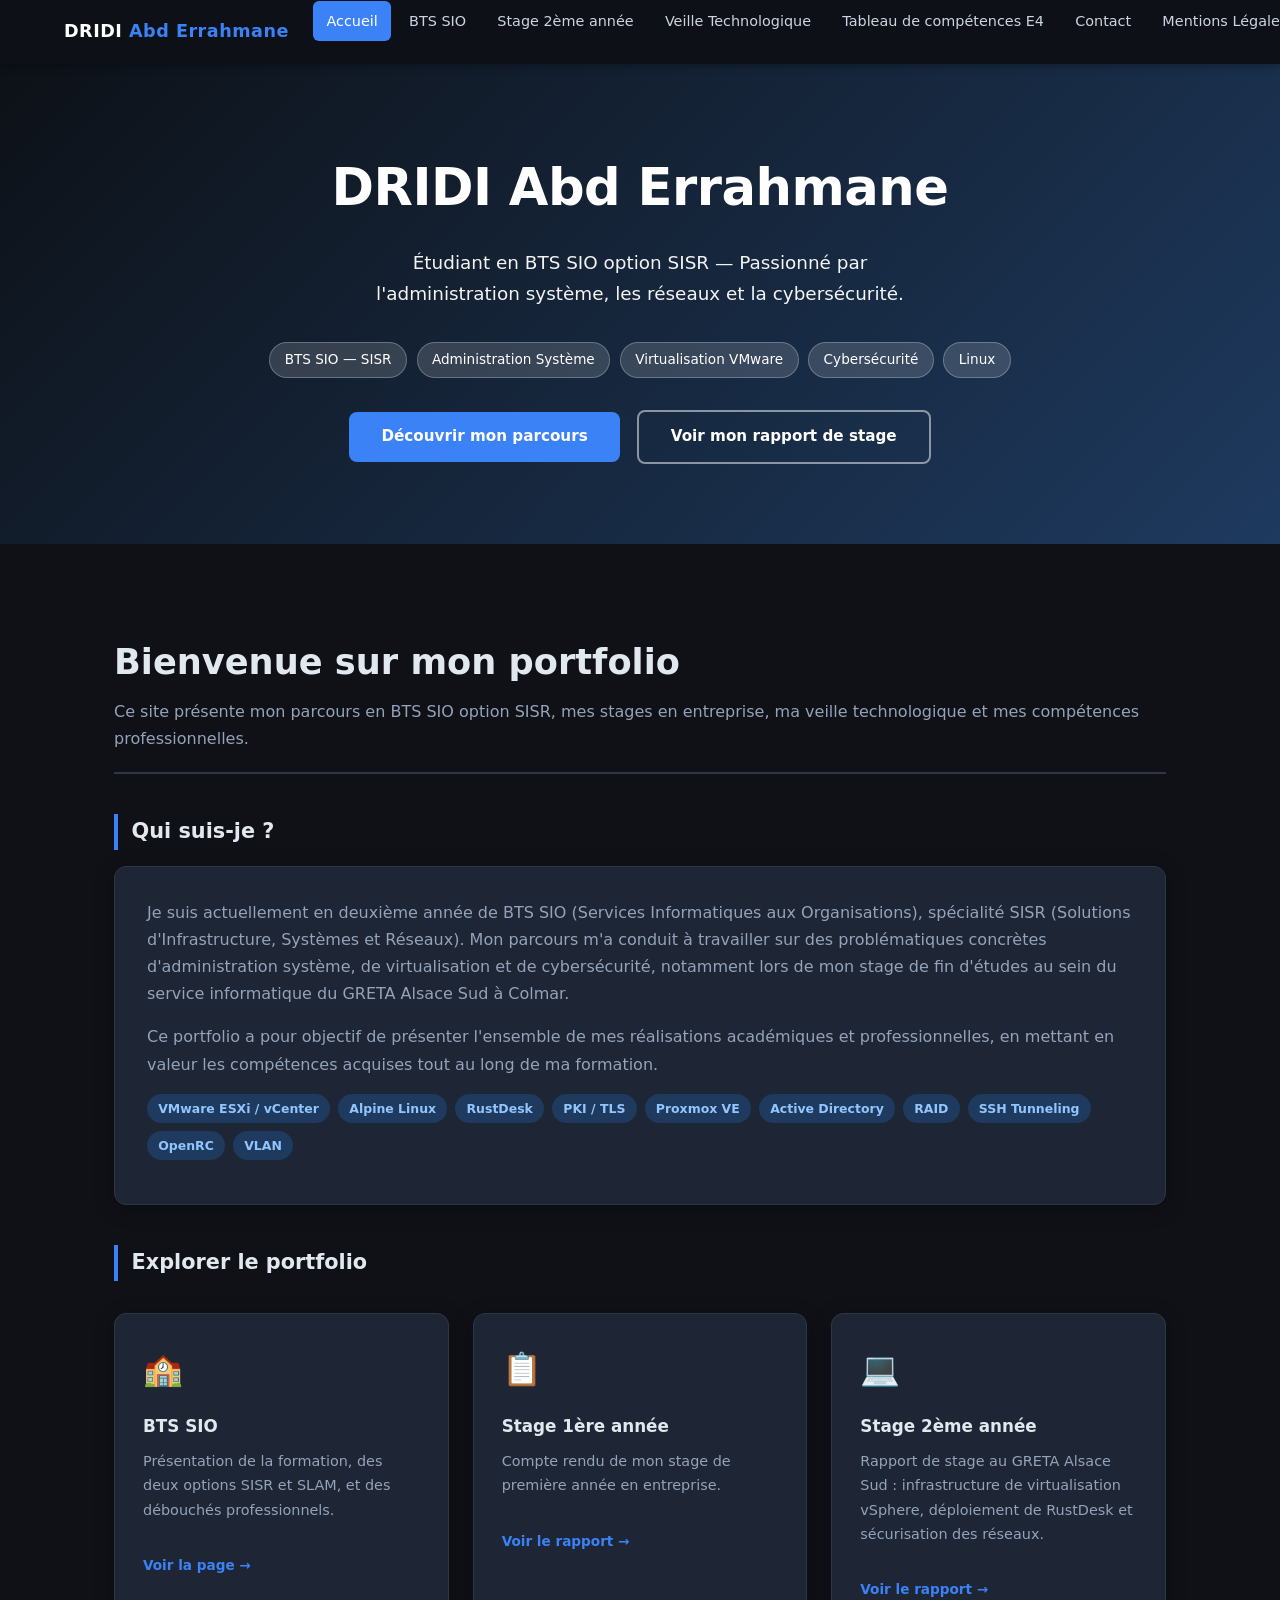
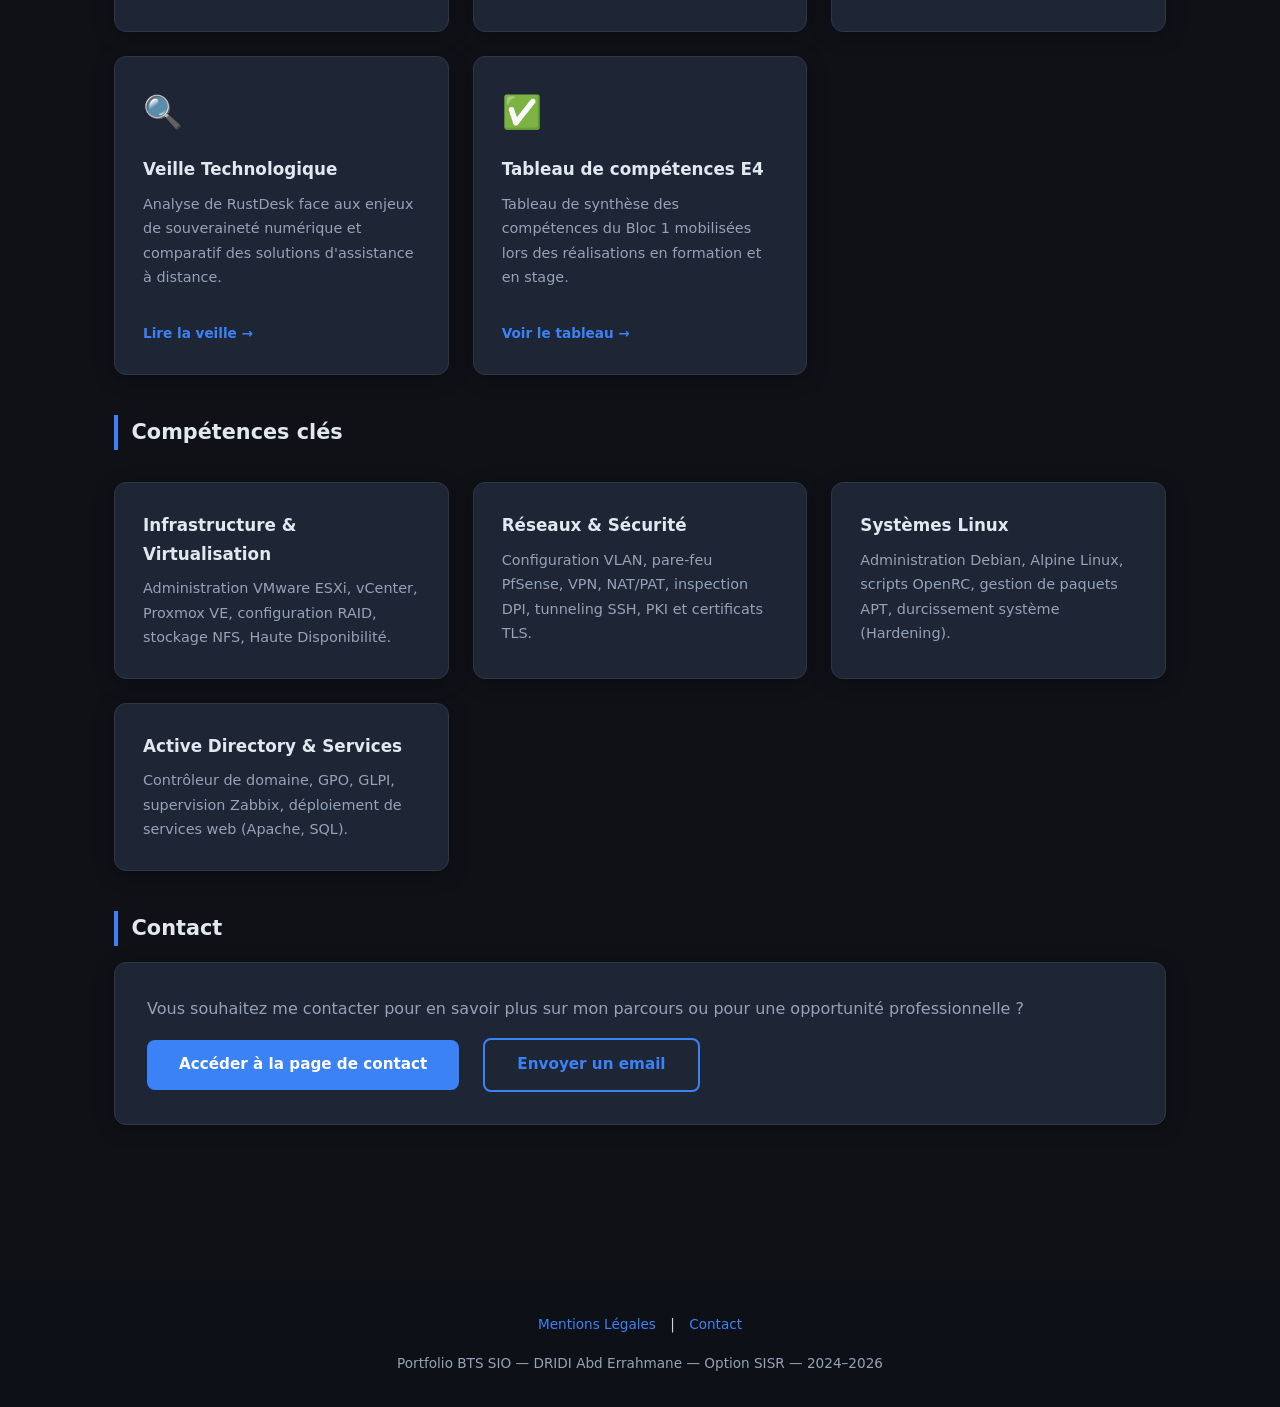
<file: index.html>
<!DOCTYPE html>
<html lang="fr" data-theme="dark">
<head>
  <meta charset="UTF-8" />
  <meta name="viewport" content="width=device-width, initial-scale=1.0" />
  <title>Portfolio BTS SIO — DRIDI Abd Errahmane</title>
  <link rel="stylesheet" href="css/style.css" />
</head>
<body>

  <!-- ===== NAVIGATION ===== -->
  <nav>
    <div class="nav-container">
      <a class="nav-logo" href="index.html">DRIDI <span>Abd Errahmane</span></a>

      <button class="nav-hamburger" id="nav-hamburger" aria-label="Menu" aria-expanded="false">
        <span></span><span></span><span></span>
      </button>

      <ul class="nav-links" id="nav-links">
        <li><a href="index.html" class="active">Accueil</a></li>
        <li><a href="bts-sio.html">BTS SIO</a></li>

        <li><a href="stage-2eme-annee.html">Stage 2ème année</a></li>

        <li><a href="veille-technologique.html">Veille Technologique</a></li>
        <li><a href="tableau-competences.html">Tableau de compétences E4</a></li>
        <li><a href="contact.html">Contact</a></li>
        <li><a href="mentions-legales.html">Mentions Légales</a></li>

        <li>
          <button id="theme-toggle" aria-label="Changer de thème">☾ Thème sombre</button>
        </li>
      </ul>
    </div>
  </nav>

  <!-- ===== HERO ===== -->
  <header class="hero">
    <h1>DRIDI Abd Errahmane</h1>
    <p>Étudiant en BTS SIO option SISR — Passionné par l'administration système, les réseaux et la cybersécurité.</p>
    <div class="hero-badges">
      <span class="badge">BTS SIO — SISR</span>
      <span class="badge">Administration Système</span>
      <span class="badge">Virtualisation VMware</span>
      <span class="badge">Cybersécurité</span>
      <span class="badge">Linux</span>
    </div>
    <a href="bts-sio.html" class="btn">Découvrir mon parcours</a>
    <a href="stage-2eme-annee.html" class="btn btn-outline">Voir mon rapport de stage</a>
  </header>

  <!-- ===== CONTENU PRINCIPAL ===== -->
  <main>

    <div class="page-header">
      <h1>Bienvenue sur mon portfolio</h1>
      <p>Ce site présente mon parcours en BTS SIO option SISR, mes stages en entreprise, ma veille technologique et mes compétences professionnelles.</p>
    </div>

    <!-- Présentation rapide -->
    <h2 class="section-title">Qui suis-je ?</h2>
    <div class="rapport-section">
      <p>
        Je suis actuellement en deuxième année de BTS SIO (Services Informatiques aux Organisations), spécialité SISR (Solutions d'Infrastructure, Systèmes et Réseaux). Mon parcours m'a conduit à travailler sur des problématiques concrètes d'administration système, de virtualisation et de cybersécurité, notamment lors de mon stage de fin d'études au sein du service informatique du GRETA Alsace Sud à Colmar.
      </p>
      <p>
        Ce portfolio a pour objectif de présenter l'ensemble de mes réalisations académiques et professionnelles, en mettant en valeur les compétences acquises tout au long de ma formation.
      </p>
      <div class="tags">
        <span class="tag">VMware ESXi / vCenter</span>
        <span class="tag">Alpine Linux</span>
        <span class="tag">RustDesk</span>
        <span class="tag">PKI / TLS</span>
        <span class="tag">Proxmox VE</span>
        <span class="tag">Active Directory</span>
        <span class="tag">RAID</span>
        <span class="tag">SSH Tunneling</span>
        <span class="tag">OpenRC</span>
        <span class="tag">VLAN</span>
      </div>
    </div>

    <!-- Navigation rapide -->
    <h2 class="section-title">Explorer le portfolio</h2>
    <div class="cards-grid">

      <div class="card">
        <div class="card-icon">&#127979;</div>
        <h3>BTS SIO</h3>
        <p>Présentation de la formation, des deux options SISR et SLAM, et des débouchés professionnels.</p>
        <a href="bts-sio.html" class="card-link">Voir la page &rarr;</a>
      </div>

      <div class="card">
        <div class="card-icon">&#128203;</div>
        <h3>Stage 1ère année</h3>
        <p>Compte rendu de mon stage de première année en entreprise.</p>
        <a href="stage-1ere-annee.html" class="card-link">Voir le rapport &rarr;</a>
      </div>

      <div class="card">
        <div class="card-icon">&#128187;</div>
        <h3>Stage 2ème année</h3>
        <p>Rapport de stage au GRETA Alsace Sud : infrastructure de virtualisation vSphere, déploiement de RustDesk et sécurisation des réseaux.</p>
        <a href="stage-2eme-annee.html" class="card-link">Voir le rapport &rarr;</a>
      </div>

      <div class="card">
        <div class="card-icon">&#128269;</div>
        <h3>Veille Technologique</h3>
        <p>Analyse de RustDesk face aux enjeux de souveraineté numérique et comparatif des solutions d'assistance à distance.</p>
        <a href="veille-technologique.html" class="card-link">Lire la veille &rarr;</a>
      </div>

      <div class="card">
        <div class="card-icon">&#9989;</div>
        <h3>Tableau de compétences E4</h3>
        <p>Tableau de synthèse des compétences du Bloc 1 mobilisées lors des réalisations en formation et en stage.</p>
        <a href="tableau-competences.html" class="card-link">Voir le tableau &rarr;</a>
      </div>

    </div>

    <!-- Compétences clés -->
    <h2 class="section-title">Compétences clés</h2>
    <div class="cards-grid">
      <div class="card">
        <h3>Infrastructure &amp; Virtualisation</h3>
        <p>Administration VMware ESXi, vCenter, Proxmox VE, configuration RAID, stockage NFS, Haute Disponibilité.</p>
      </div>
      <div class="card">
        <h3>Réseaux &amp; Sécurité</h3>
        <p>Configuration VLAN, pare-feu PfSense, VPN, NAT/PAT, inspection DPI, tunneling SSH, PKI et certificats TLS.</p>
      </div>
      <div class="card">
        <h3>Systèmes Linux</h3>
        <p>Administration Debian, Alpine Linux, scripts OpenRC, gestion de paquets APT, durcissement système (Hardening).</p>
      </div>
      <div class="card">
        <h3>Active Directory &amp; Services</h3>
        <p>Contrôleur de domaine, GPO, GLPI, supervision Zabbix, déploiement de services web (Apache, SQL).</p>
      </div>
    </div>

    <!-- ===== CONTACT RAPIDE ===== -->
    <h2 class="section-title" id="contact">Contact</h2>
    <div class="rapport-section">
      <p>Vous souhaitez me contacter pour en savoir plus sur mon parcours ou pour une opportunité professionnelle ?</p>
      <div class="flex-center mt-2">
        <a href="contact.html" class="btn">Accéder à la page de contact</a>
        <a href="mailto:abdoudri0706@gmail.com" class="btn btn-outline" style="border-color: var(--accent); color: var(--accent);">Envoyer un email</a>
      </div>
    </div>

  </main>

  <!-- ===== FOOTER ===== -->
  <footer>
    <div style="margin-bottom: 1rem;">
      <a href="mentions-legales.html" style="margin: 0 10px;">Mentions Légales</a> | 
      <a href="contact.html" style="margin: 0 10px;">Contact</a>
    </div>
    <p>Portfolio BTS SIO &mdash; DRIDI Abd Errahmane &mdash; Option SISR &mdash; 2024&ndash;2026</p>
  </footer>

  <script src="js/main.js"></script>
</body>
</html>
</file>
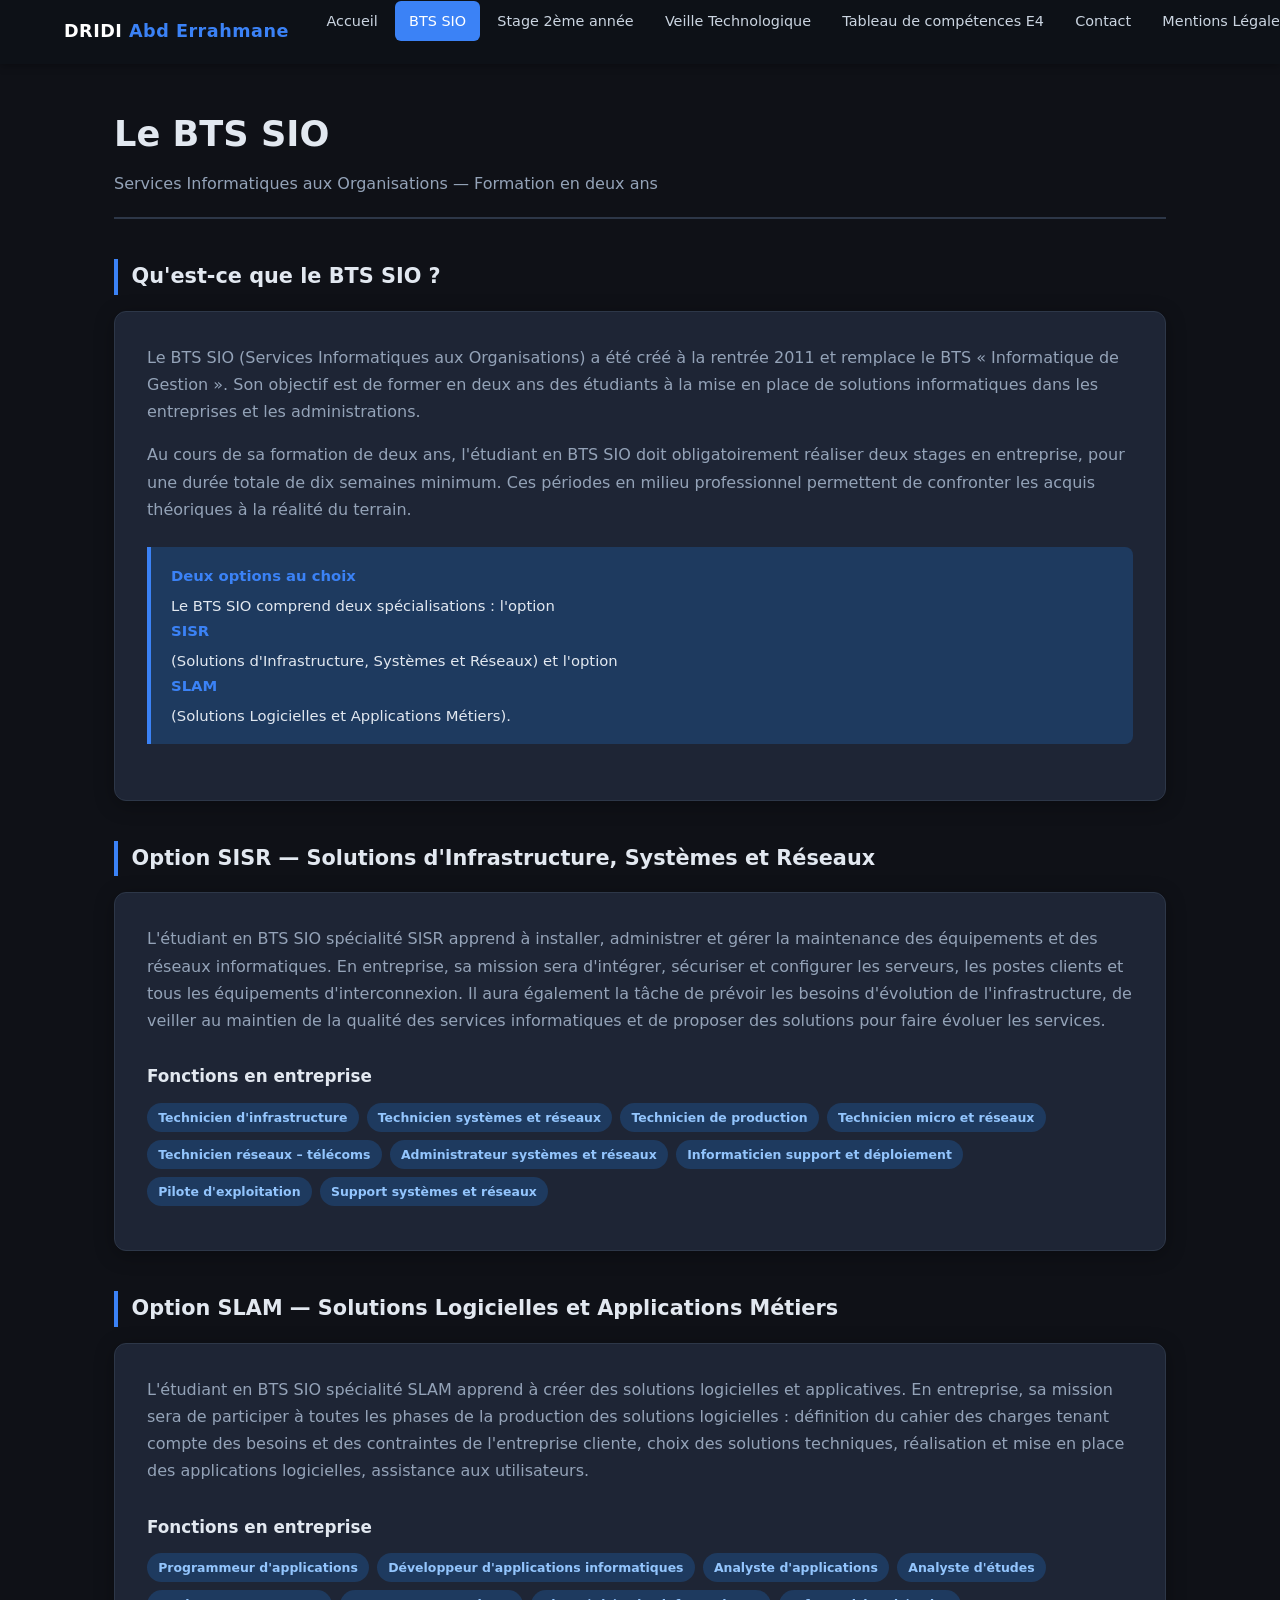
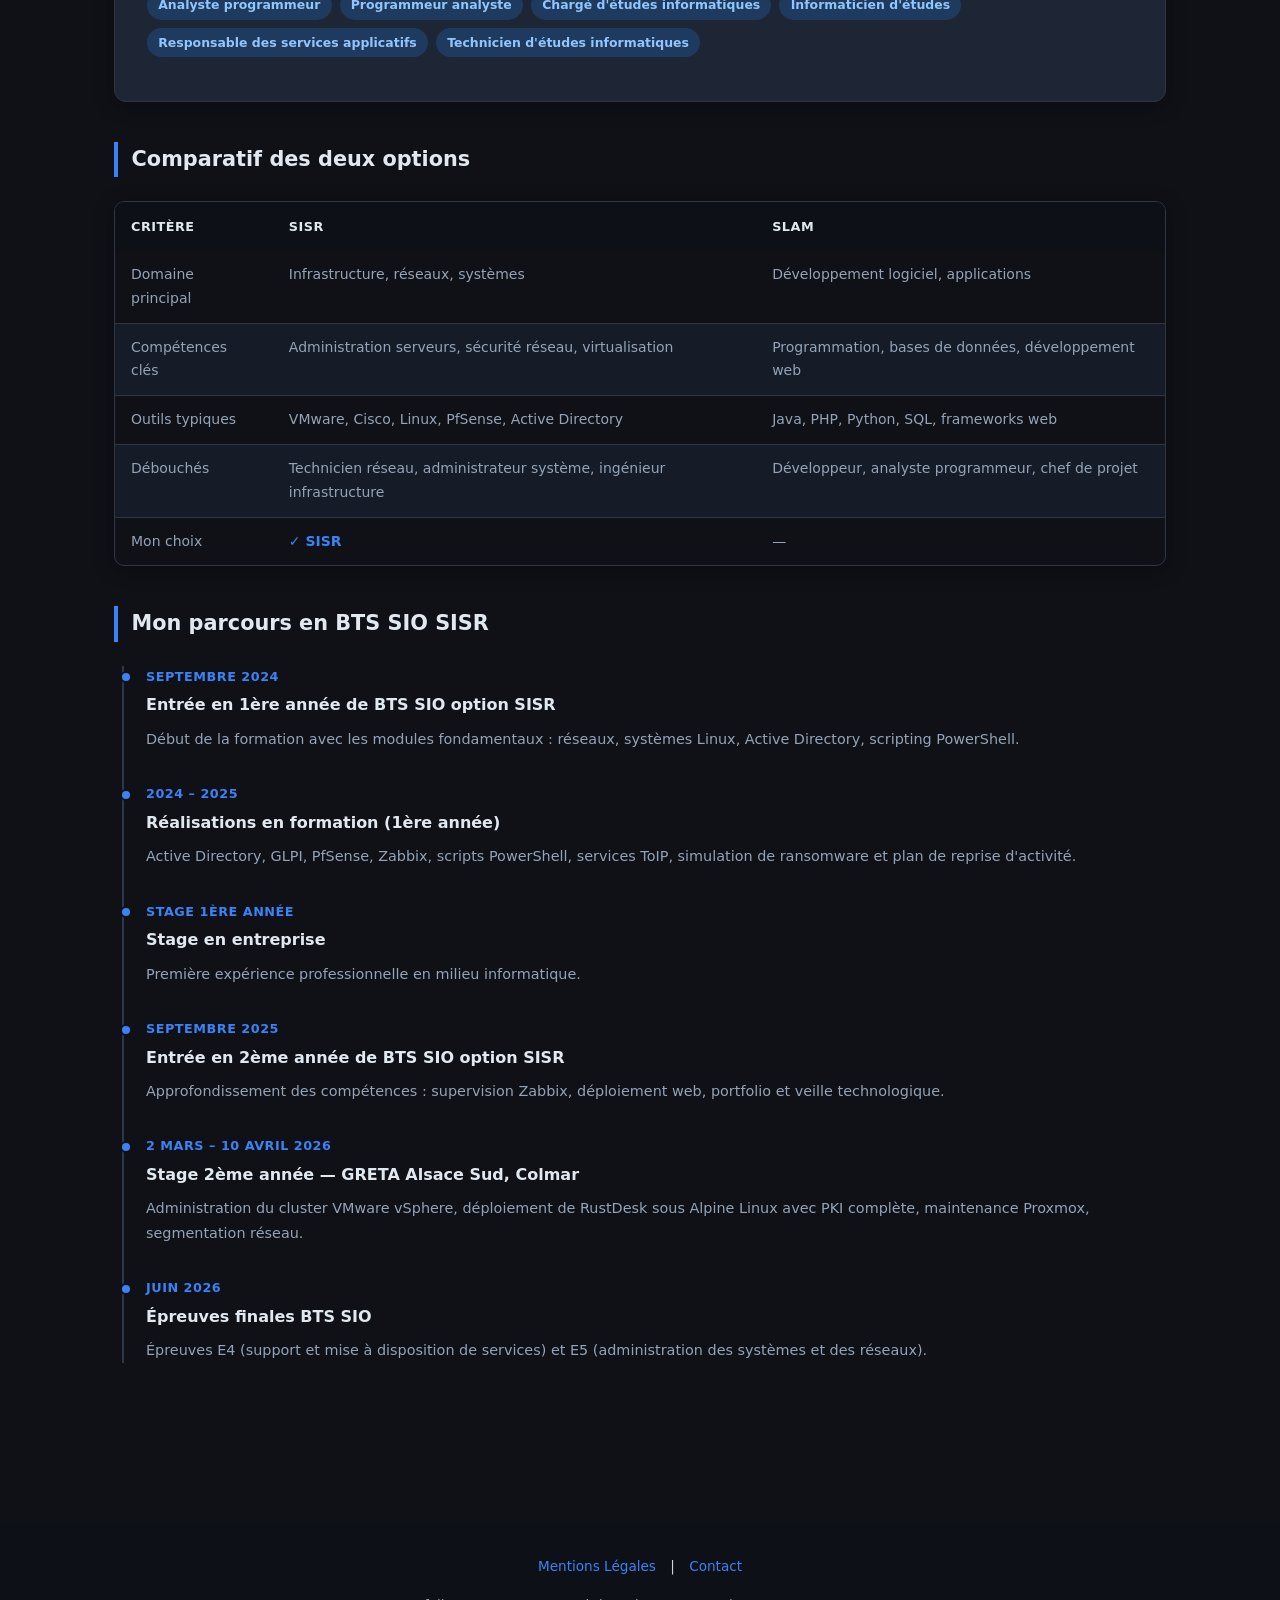
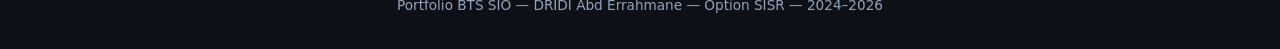
<file: bts-sio.html>
<!DOCTYPE html>
<html lang="fr" data-theme="dark">
<head>
  <meta charset="UTF-8" />
  <meta name="viewport" content="width=device-width, initial-scale=1.0" />
  <title>BTS SIO — Portfolio DRIDI Abd Errahmane</title>
  <link rel="stylesheet" href="css/style.css" />
</head>
<body>

  <!-- ===== NAVIGATION ===== -->
  <nav>
    <div class="nav-container">
      <a class="nav-logo" href="index.html">DRIDI <span>Abd Errahmane</span></a>

      <button class="nav-hamburger" id="nav-hamburger" aria-label="Menu" aria-expanded="false">
        <span></span><span></span><span></span>
      </button>

      <ul class="nav-links" id="nav-links">
        <li><a href="index.html">Accueil</a></li>
        <li><a href="bts-sio.html" class="active">BTS SIO</a></li>

        <li><a href="stage-2eme-annee.html">Stage 2ème année</a></li>

        <li><a href="veille-technologique.html">Veille Technologique</a></li>
        <li><a href="tableau-competences.html">Tableau de compétences E4</a></li>
        <li><a href="contact.html">Contact</a></li>
        <li><a href="mentions-legales.html">Mentions Légales</a></li>

        <li>
          <button id="theme-toggle" aria-label="Changer de thème">☾ Thème sombre</button>
        </li>
      </ul>
    </div>
  </nav>

  <!-- ===== CONTENU PRINCIPAL ===== -->
  <main>

    <div class="page-header">
      <h1>Le BTS SIO</h1>
      <p>Services Informatiques aux Organisations — Formation en deux ans</p>
    </div>

    <!-- Présentation générale -->
    <h2 class="section-title">Qu'est-ce que le BTS SIO ?</h2>
    <div class="rapport-section">
      <p>
        Le BTS SIO (Services Informatiques aux Organisations) a été créé à la rentrée 2011 et remplace le BTS « Informatique de Gestion ». Son objectif est de former en deux ans des étudiants à la mise en place de solutions informatiques dans les entreprises et les administrations.
      </p>
      <p>
        Au cours de sa formation de deux ans, l'étudiant en BTS SIO doit obligatoirement réaliser deux stages en entreprise, pour une durée totale de dix semaines minimum. Ces périodes en milieu professionnel permettent de confronter les acquis théoriques à la réalité du terrain.
      </p>
      <div class="info-box">
        <strong>Deux options au choix</strong>
        Le BTS SIO comprend deux spécialisations : l'option <strong>SISR</strong> (Solutions d'Infrastructure, Systèmes et Réseaux) et l'option <strong>SLAM</strong> (Solutions Logicielles et Applications Métiers).
      </div>
    </div>

    <!-- Option SISR -->
    <h2 class="section-title">Option SISR — Solutions d'Infrastructure, Systèmes et Réseaux</h2>
    <div class="rapport-section">
      <p>
        L'étudiant en BTS SIO spécialité SISR apprend à installer, administrer et gérer la maintenance des équipements et des réseaux informatiques. En entreprise, sa mission sera d'intégrer, sécuriser et configurer les serveurs, les postes clients et tous les équipements d'interconnexion. Il aura également la tâche de prévoir les besoins d'évolution de l'infrastructure, de veiller au maintien de la qualité des services informatiques et de proposer des solutions pour faire évoluer les services.
      </p>
      <h3 class="subsection-title">Fonctions en entreprise</h3>
      <div class="tags">
        <span class="tag">Technicien d'infrastructure</span>
        <span class="tag">Technicien systèmes et réseaux</span>
        <span class="tag">Technicien de production</span>
        <span class="tag">Technicien micro et réseaux</span>
        <span class="tag">Technicien réseaux – télécoms</span>
        <span class="tag">Administrateur systèmes et réseaux</span>
        <span class="tag">Informaticien support et déploiement</span>
        <span class="tag">Pilote d'exploitation</span>
        <span class="tag">Support systèmes et réseaux</span>
      </div>
    </div>

    <!-- Option SLAM -->
    <h2 class="section-title">Option SLAM — Solutions Logicielles et Applications Métiers</h2>
    <div class="rapport-section">
      <p>
        L'étudiant en BTS SIO spécialité SLAM apprend à créer des solutions logicielles et applicatives. En entreprise, sa mission sera de participer à toutes les phases de la production des solutions logicielles : définition du cahier des charges tenant compte des besoins et des contraintes de l'entreprise cliente, choix des solutions techniques, réalisation et mise en place des applications logicielles, assistance aux utilisateurs.
      </p>
      <h3 class="subsection-title">Fonctions en entreprise</h3>
      <div class="tags">
        <span class="tag">Programmeur d'applications</span>
        <span class="tag">Développeur d'applications informatiques</span>
        <span class="tag">Analyste d'applications</span>
        <span class="tag">Analyste d'études</span>
        <span class="tag">Analyste programmeur</span>
        <span class="tag">Programmeur analyste</span>
        <span class="tag">Chargé d'études informatiques</span>
        <span class="tag">Informaticien d'études</span>
        <span class="tag">Responsable des services applicatifs</span>
        <span class="tag">Technicien d'études informatiques</span>
      </div>
    </div>

    <!-- Comparatif -->
    <h2 class="section-title">Comparatif des deux options</h2>
    <div class="table-wrapper">
      <table>
        <thead>
          <tr>
            <th>Critère</th>
            <th>SISR</th>
            <th>SLAM</th>
          </tr>
        </thead>
        <tbody>
          <tr>
            <td>Domaine principal</td>
            <td>Infrastructure, réseaux, systèmes</td>
            <td>Développement logiciel, applications</td>
          </tr>
          <tr>
            <td>Compétences clés</td>
            <td>Administration serveurs, sécurité réseau, virtualisation</td>
            <td>Programmation, bases de données, développement web</td>
          </tr>
          <tr>
            <td>Outils typiques</td>
            <td>VMware, Cisco, Linux, PfSense, Active Directory</td>
            <td>Java, PHP, Python, SQL, frameworks web</td>
          </tr>
          <tr>
            <td>Débouchés</td>
            <td>Technicien réseau, administrateur système, ingénieur infrastructure</td>
            <td>Développeur, analyste programmeur, chef de projet</td>
          </tr>
          <tr>
            <td>Mon choix</td>
            <td><strong class="text-accent">&#10003; SISR</strong></td>
            <td>&mdash;</td>
          </tr>
        </tbody>
      </table>
    </div>

    <!-- Mon parcours -->
    <h2 class="section-title">Mon parcours en BTS SIO SISR</h2>
    <div class="timeline">
      <div class="timeline-item">
        <div class="timeline-date">Septembre 2024</div>
        <h4>Entrée en 1ère année de BTS SIO option SISR</h4>
        <p>Début de la formation avec les modules fondamentaux : réseaux, systèmes Linux, Active Directory, scripting PowerShell.</p>
      </div>
      <div class="timeline-item">
        <div class="timeline-date">2024 – 2025</div>
        <h4>Réalisations en formation (1ère année)</h4>
        <p>Active Directory, GLPI, PfSense, Zabbix, scripts PowerShell, services ToIP, simulation de ransomware et plan de reprise d'activité.</p>
      </div>
      <div class="timeline-item">
        <div class="timeline-date">Stage 1ère année</div>
        <h4>Stage en entreprise</h4>
        <p>Première expérience professionnelle en milieu informatique.</p>
      </div>
      <div class="timeline-item">
        <div class="timeline-date">Septembre 2025</div>
        <h4>Entrée en 2ème année de BTS SIO option SISR</h4>
        <p>Approfondissement des compétences : supervision Zabbix, déploiement web, portfolio et veille technologique.</p>
      </div>
      <div class="timeline-item">
        <div class="timeline-date">2 mars – 10 avril 2026</div>
        <h4>Stage 2ème année — GRETA Alsace Sud, Colmar</h4>
        <p>Administration du cluster VMware vSphere, déploiement de RustDesk sous Alpine Linux avec PKI complète, maintenance Proxmox, segmentation réseau.</p>
      </div>
      <div class="timeline-item">
        <div class="timeline-date">Juin 2026</div>
        <h4>Épreuves finales BTS SIO</h4>
        <p>Épreuves E4 (support et mise à disposition de services) et E5 (administration des systèmes et des réseaux).</p>
      </div>
    </div>

  </main>

  <!-- ===== FOOTER ===== -->
  <footer>
    <div style="margin-bottom: 1rem;">
      <a href="mentions-legales.html" style="margin: 0 10px;">Mentions Légales</a> | 
      <a href="contact.html" style="margin: 0 10px;">Contact</a>
    </div>
    <p>Portfolio BTS SIO &mdash; DRIDI Abd Errahmane &mdash; Option SISR &mdash; 2024&ndash;2026</p>
  </footer>

  <script src="js/main.js"></script>
</body>
</html>
</file>
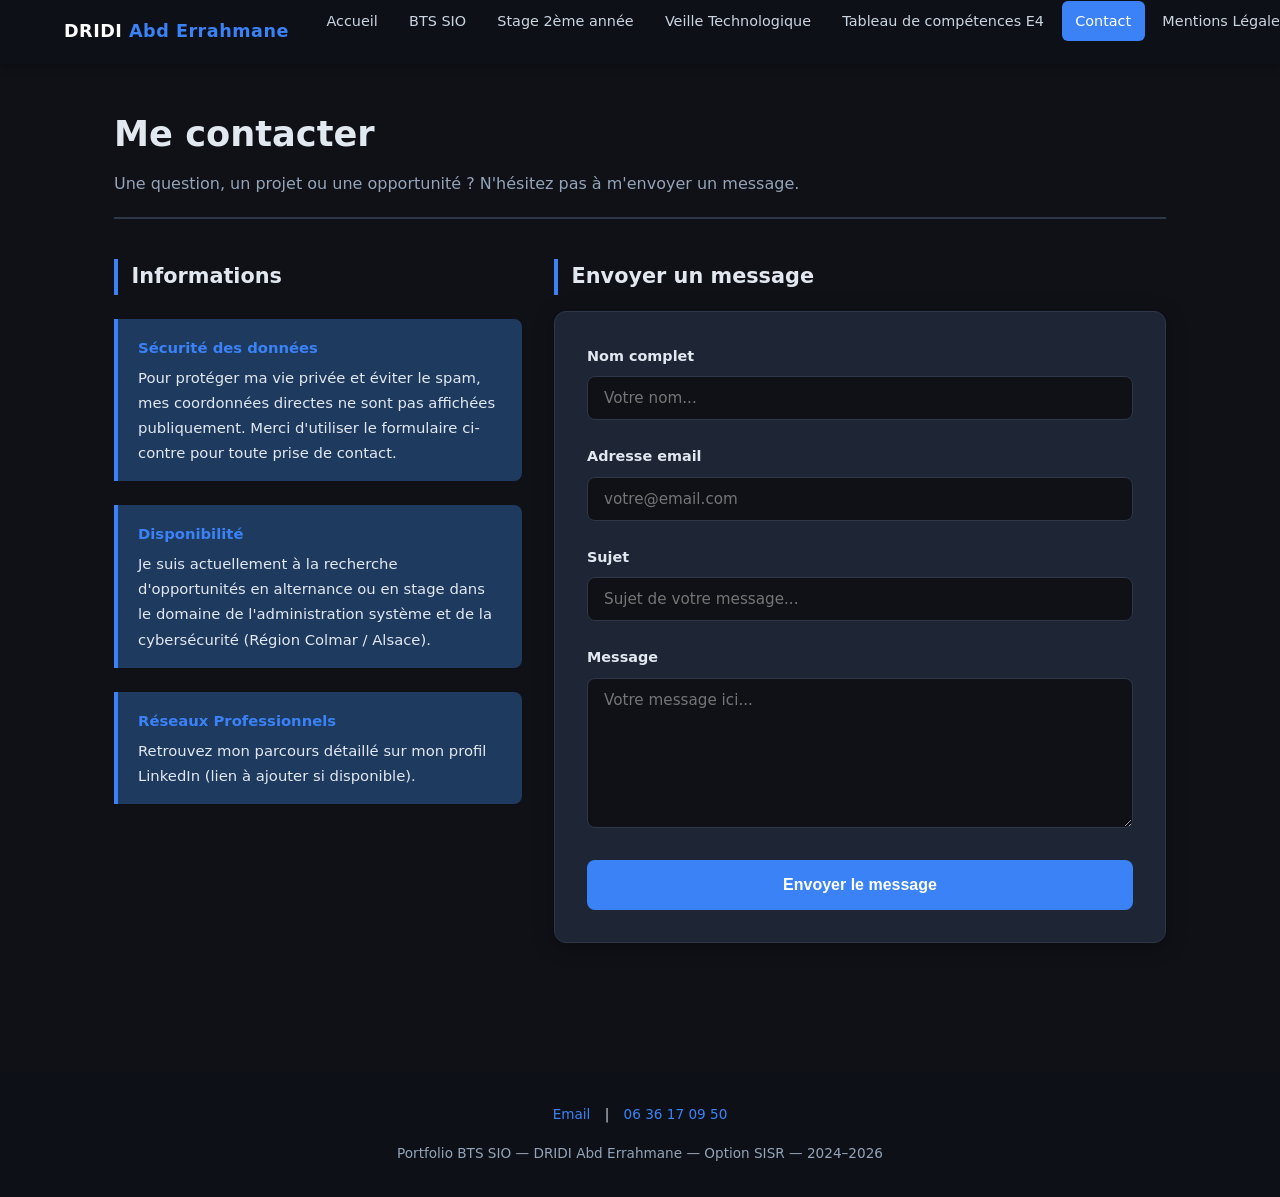
<file: contact.html>
<!DOCTYPE html>
<html lang="fr" data-theme="dark">
<head>
  <meta charset="UTF-8" />
  <meta name="viewport" content="width=device-width, initial-scale=1.0" />
  <title>Contact — Portfolio DRIDI Abd Errahmane</title>
  <link rel="stylesheet" href="css/style.css" />
  <style>
    /* Styles spécifiques au formulaire de contact */
    .contact-container {
      display: grid;
      grid-template-columns: 1fr 1.5fr;
      gap: 2rem;
      margin-top: 2rem;
    }

    @media (max-width: 850px) {
      .contact-container {
        grid-template-columns: 1fr;
      }
    }

    .contact-info-list {
      list-style: none;
      padding: 0;
    }

    .contact-info-item {
      background: var(--bg-card);
      border: 1px solid var(--border);
      border-radius: 12px;
      padding: 1.5rem;
      margin-bottom: 1rem;
      display: flex;
      align-items: center;
      gap: 1rem;
      box-shadow: var(--shadow-card);
    }

    .contact-info-icon {
      font-size: 1.5rem;
      background: var(--accent-light);
      color: var(--accent);
      width: 50px;
      height: 50px;
      border-radius: 50%;
      display: flex;
      align-items: center;
      justify-content: center;
      flex-shrink: 0;
    }

    .contact-form-card {
      background: var(--bg-card);
      border: 1px solid var(--border);
      border-radius: 12px;
      padding: 2rem;
      box-shadow: var(--shadow-card);
    }

    .form-group {
      margin-bottom: 1.5rem;
    }

    .form-group label {
      display: block;
      margin-bottom: 0.5rem;
      font-weight: 600;
      font-size: 0.9rem;
      color: var(--text-primary);
    }

    .form-control {
      width: 100%;
      padding: 0.75rem 1rem;
      border-radius: 8px;
      border: 1px solid var(--border);
      background: var(--bg-primary);
      color: var(--text-primary);
      font-family: inherit;
      font-size: 0.95rem;
      transition: border-color 0.2s, box-shadow 0.2s;
    }

    .form-control:focus {
      outline: none;
      border-color: var(--accent);
      box-shadow: 0 0 0 3px var(--accent-light);
    }

    textarea.form-control {
      resize: vertical;
      min-height: 150px;
    }

    .btn-submit {
      width: 100%;
      padding: 1rem;
      font-size: 1rem;
    }
  </style>
</head>
<body>

  <!-- ===== NAVIGATION ===== -->
  <nav>
    <div class="nav-container">
      <a class="nav-logo" href="index.html">DRIDI <span>Abd Errahmane</span></a>

      <button class="nav-hamburger" id="nav-hamburger" aria-label="Menu" aria-expanded="false">
        <span></span><span></span><span></span>
      </button>

      <ul class="nav-links" id="nav-links">
        <li><a href="index.html">Accueil</a></li>
        <li><a href="bts-sio.html">BTS SIO</a></li>

        <li><a href="stage-2eme-annee.html">Stage 2ème année</a></li>

        <li><a href="veille-technologique.html">Veille Technologique</a></li>
        <li><a href="tableau-competences.html">Tableau de compétences E4</a></li>
        <li><a href="contact.html" class="active">Contact</a></li>
        <li><a href="mentions-legales.html">Mentions Légales</a></li>

        <li>
          <button id="theme-toggle" aria-label="Changer de thème">☾ Thème sombre</button>
        </li>
      </ul>
    </div>
  </nav>

  <!-- ===== CONTENU PRINCIPAL ===== -->
  <main>

    <div class="page-header">
      <h1>Me contacter</h1>
      <p>Une question, un projet ou une opportunité ? N'hésitez pas à m'envoyer un message.</p>
    </div>

    <div class="contact-container">
      
      <!-- Coordonnées -->
      <div class="contact-info">
        <h2 class="section-title" style="margin-top: 0;">Informations</h2>
        <div class="info-box">
          <strong>Sécurité des données</strong>
          Pour protéger ma vie privée et éviter le spam, mes coordonnées directes ne sont pas affichées publiquement. Merci d'utiliser le formulaire ci-contre pour toute prise de contact.
        </div>
        
        <div class="info-box" style="margin-top: 1rem;">
          <strong>Disponibilité</strong>
          Je suis actuellement à la recherche d'opportunités en alternance ou en stage dans le domaine de l'administration système et de la cybersécurité (Région Colmar / Alsace).
        </div>

        <div class="info-box" style="margin-top: 1rem; border-left-color: var(--accent);">
          <strong>Réseaux Professionnels</strong>
          Retrouvez mon parcours détaillé sur mon profil LinkedIn (lien à ajouter si disponible).
        </div>
      </div>

      <!-- Formulaire -->
      <div class="contact-form">
        <h2 class="section-title" style="margin-top: 0;">Envoyer un message</h2>
        <div class="contact-form-card">
          <!-- Remplacer l'ID ci-dessous par votre ID Formspree une fois reçu -->
          <form id="contact-form" action="https://formspree.io/f/xqeopglr" method="POST">
            <div class="form-group">
              <label for="name">Nom complet</label>
              <input type="text" id="name" name="name" class="form-control" placeholder="Votre nom..." required>
            </div>
            <div class="form-group">
              <label for="email">Adresse email</label>
              <input type="email" id="email" name="_replyto" class="form-control" placeholder="votre@email.com" required>
            </div>
            <div class="form-group">
              <label for="subject">Sujet</label>
              <input type="text" id="subject" name="_subject" class="form-control" placeholder="Sujet de votre message..." required>
            </div>
            <div class="form-group">
              <label for="message">Message</label>
              <textarea id="message" name="message" class="form-control" placeholder="Votre message ici..." required></textarea>
            </div>
            <button type="submit" class="btn btn-submit" id="submit-btn">Envoyer le message</button>
            <div id="form-status" style="margin-top: 1rem; text-align: center; font-size: 0.9rem; display: none;"></div>
          </form>
          <script>
            // Script pour gérer l'envoi sans recharger la page (optionnel mais plus propre)
            const form = document.getElementById("contact-form");
            const status = document.getElementById("form-status");
            const btn = document.getElementById("submit-btn");

            async function handleSubmit(event) {
              event.preventDefault();
              const data = new FormData(event.target);
              btn.disabled = true;
              btn.textContent = "Envoi en cours...";
              
              fetch(event.target.action, {
                method: form.method,
                body: data,
                headers: { 'Accept': 'application/json' }
              }).then(response => {
                if (response.ok) {
                  status.innerHTML = "✅ Merci ! Votre message a été envoyé avec succès.";
                  status.style.display = "block";
                  status.style.color = "#16a34a";
                  form.reset();
                  btn.textContent = "Envoyé !";
                } else {
                  response.json().then(data => {
                    if (Object.hasOwn(data, 'errors')) {
                      status.innerHTML = data["errors"].map(error => error["message"]).join(", ");
                    } else {
                      status.innerHTML = "❌ Oups ! Un problème est survenu lors de l'envoi.";
                    }
                    status.style.display = "block";
                    status.style.color = "#dc2626";
                    btn.disabled = false;
                    btn.textContent = "Réessayer";
                  })
                }
              }).catch(error => {
                status.innerHTML = "❌ Oups ! Impossible de contacter le serveur.";
                status.style.display = "block";
                status.style.color = "#dc2626";
                btn.disabled = false;
                btn.textContent = "Réessayer";
              });
            }
            form.addEventListener("submit", handleSubmit)
          </script>
        </div>
      </div>

    </div>

  </main>

  <!-- ===== FOOTER ===== -->
  <footer>
    <div style="margin-bottom: 1rem;">
      <a href="mailto:abdoudri0706@gmail.com" style="margin: 0 10px;">Email</a> | 
      <a href="tel:0636170950" style="margin: 0 10px;">06 36 17 09 50</a>
    </div>
    <p>Portfolio BTS SIO &mdash; DRIDI Abd Errahmane &mdash; Option SISR &mdash; 2024&ndash;2026</p>
  </footer>

  <script src="js/main.js"></script>
</body>
</html>
</file>
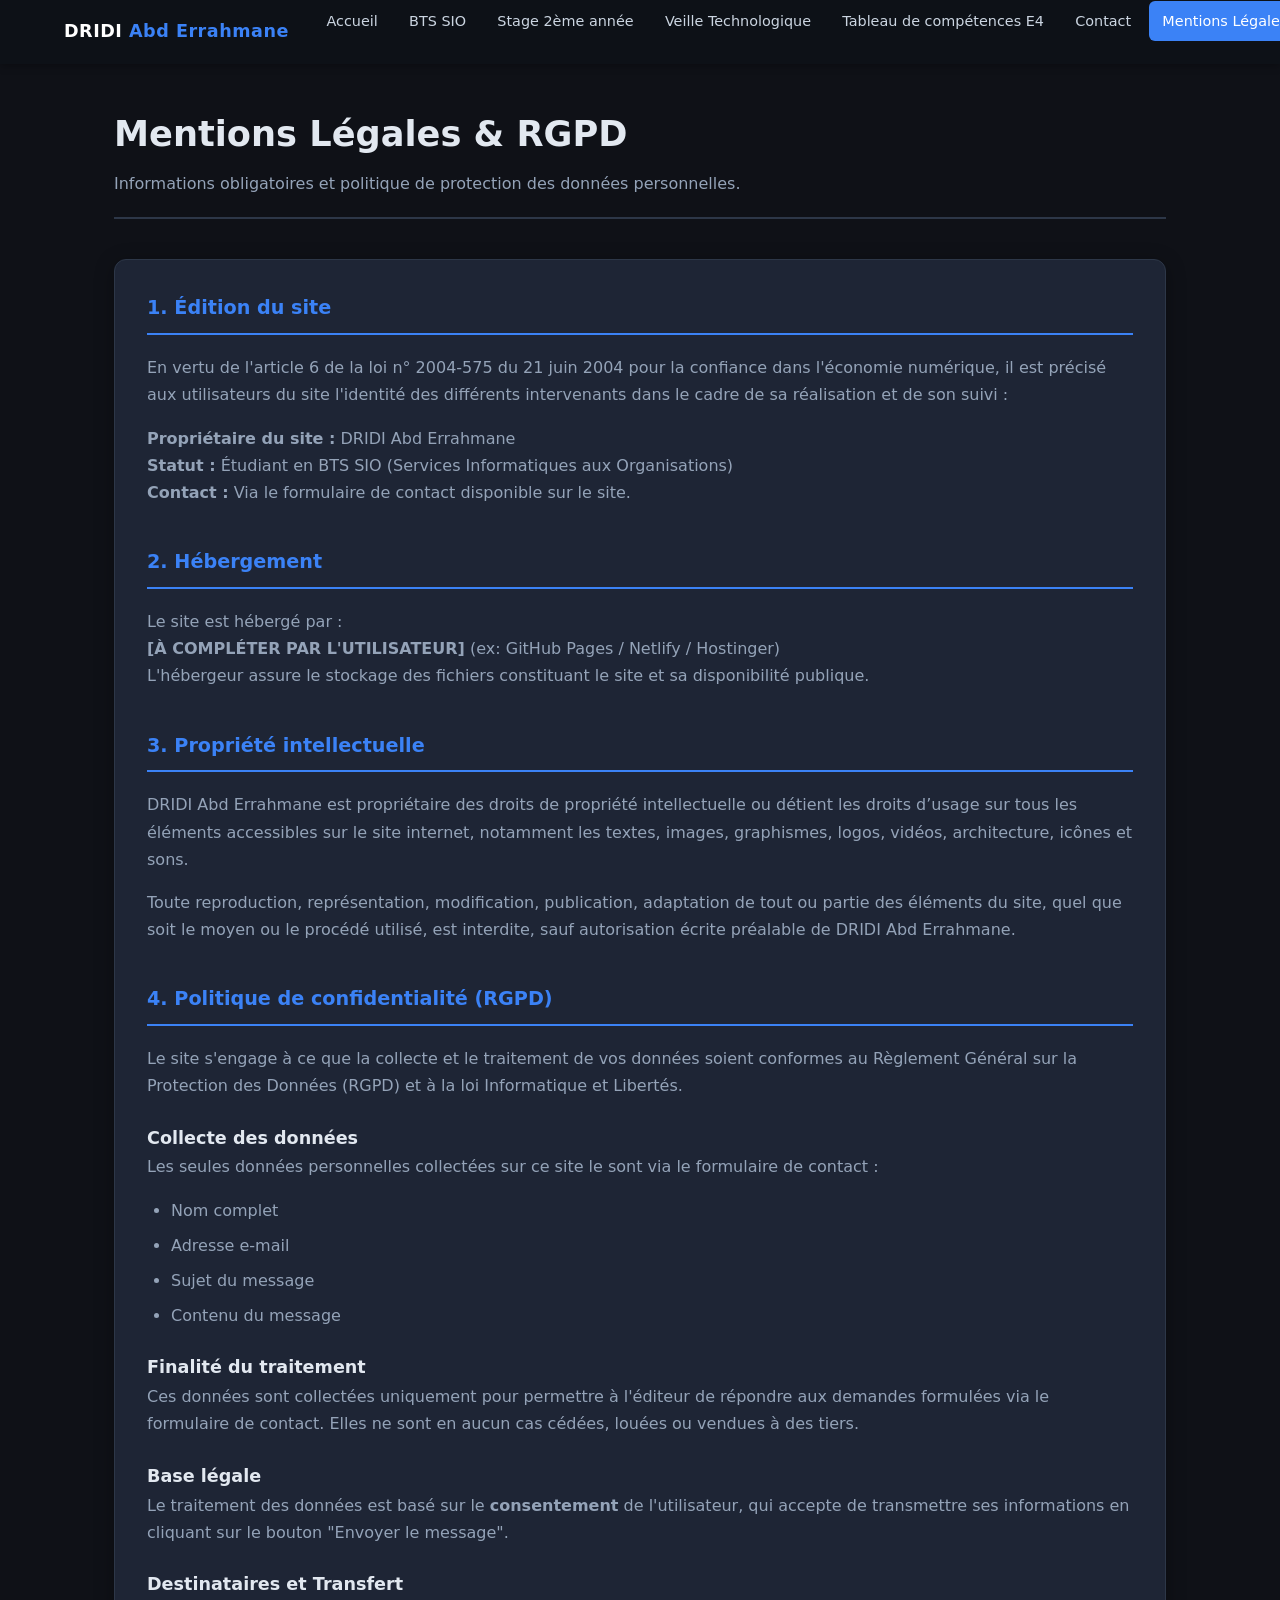
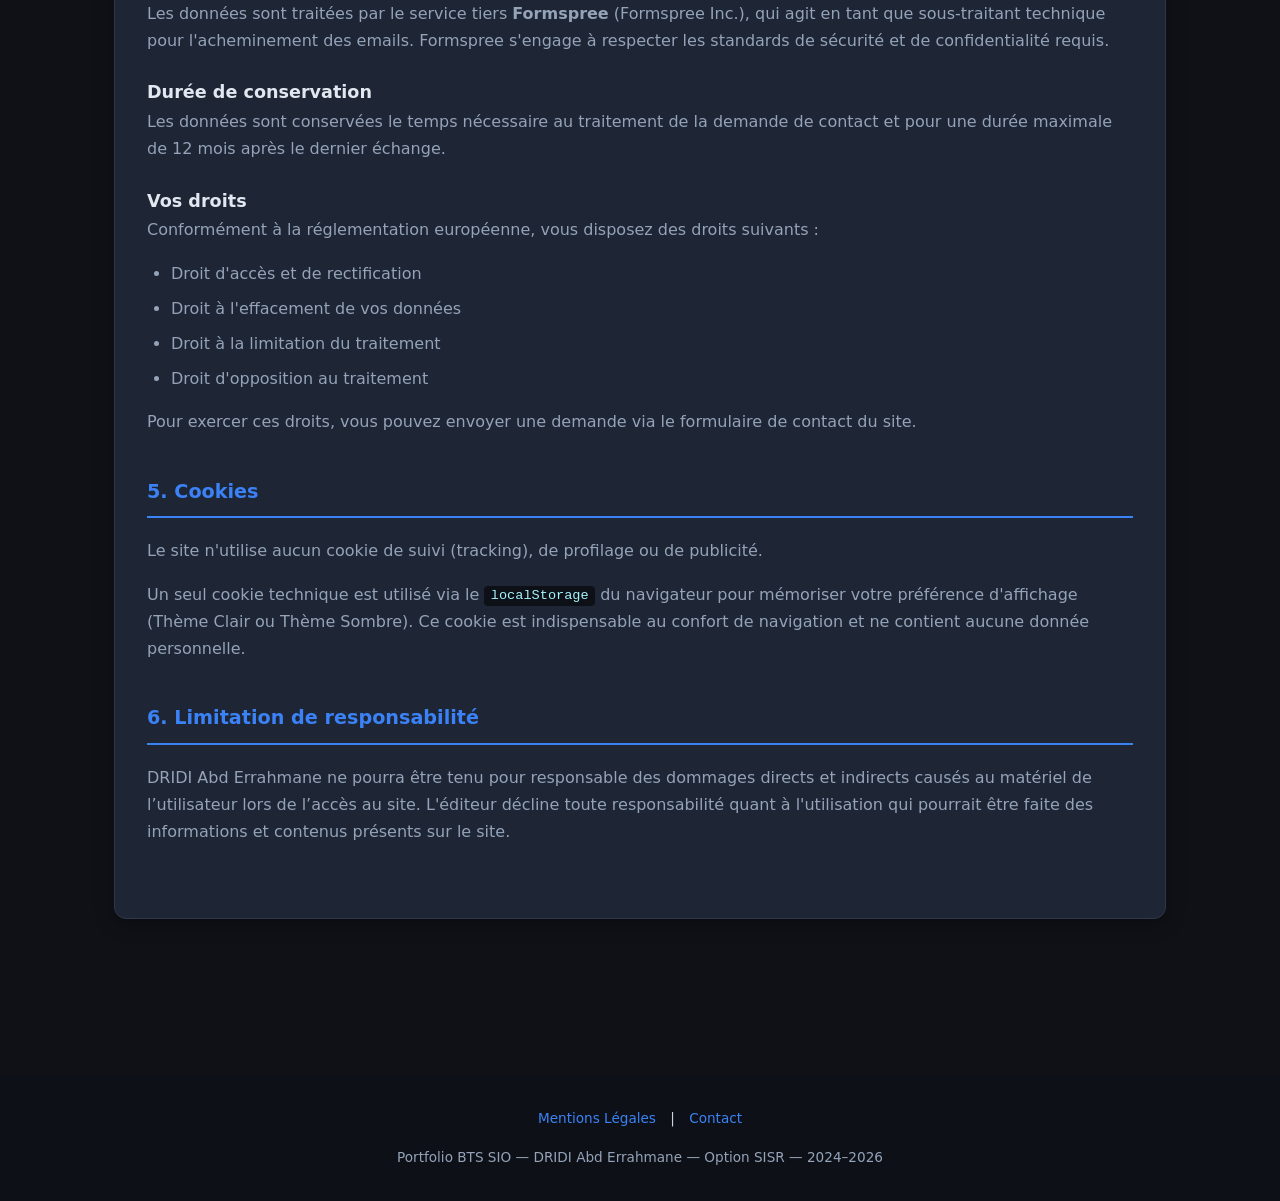
<file: mentions-legales.html>
<!DOCTYPE html>
<html lang="fr" data-theme="dark">
<head>
  <meta charset="UTF-8" />
  <meta name="viewport" content="width=device-width, initial-scale=1.0" />
  <title>Mentions Légales & RGPD — Portfolio DRIDI Abd Errahmane</title>
  <link rel="stylesheet" href="css/style.css" />
  <style>
    .legal-section {
      margin-bottom: 2.5rem;
    }
    .legal-section h2 {
      border-bottom: 2px solid var(--accent);
      padding-bottom: 0.5rem;
      margin-bottom: 1.2rem;
      color: var(--accent);
    }
    .legal-section h3 {
      font-size: 1.1rem;
      margin-top: 1.5rem;
      color: var(--text-primary);
    }
    .legal-list {
      padding-left: 1.5rem;
    }
    .legal-list li {
      margin-bottom: 0.5rem;
    }
  </style>
</head>
<body>

  <!-- ===== NAVIGATION ===== -->
  <nav>
    <div class="nav-container">
      <a class="nav-logo" href="index.html">DRIDI <span>Abd Errahmane</span></a>

      <button class="nav-hamburger" id="nav-hamburger" aria-label="Menu" aria-expanded="false">
        <span></span><span></span><span></span>
      </button>

      <ul class="nav-links" id="nav-links">
        <li><a href="index.html">Accueil</a></li>
        <li><a href="bts-sio.html">BTS SIO</a></li>

        <li><a href="stage-2eme-annee.html">Stage 2ème année</a></li>

        <li><a href="veille-technologique.html">Veille Technologique</a></li>
        <li><a href="tableau-competences.html">Tableau de compétences E4</a></li>
        <li><a href="contact.html">Contact</a></li>
        <li><a href="mentions-legales.html" class="active">Mentions Légales</a></li>

        <li>
          <button id="theme-toggle" aria-label="Changer de thème">☾ Thème sombre</button>
        </li>
      </ul>
    </div>
  </nav>

  <!-- ===== CONTENU PRINCIPAL ===== -->
  <main>

    <div class="page-header">
      <h1>Mentions Légales & RGPD</h1>
      <p>Informations obligatoires et politique de protection des données personnelles.</p>
    </div>

    <div class="rapport-section">
      
      <!-- 1. Édition du site -->
      <section class="legal-section">
        <h2>1. Édition du site</h2>
        <p>En vertu de l'article 6 de la loi n° 2004-575 du 21 juin 2004 pour la confiance dans l'économie numérique, il est précisé aux utilisateurs du site l'identité des différents intervenants dans le cadre de sa réalisation et de son suivi :</p>
        <p>
          <strong>Propriétaire du site :</strong> DRIDI Abd Errahmane<br>
          <strong>Statut :</strong> Étudiant en BTS SIO (Services Informatiques aux Organisations)<br>
          <strong>Contact :</strong> Via le formulaire de contact disponible sur le site.
        </p>
      </section>

      <!-- 2. Hébergement -->
      <section class="legal-section">
        <h2>2. Hébergement</h2>
        <p>Le site est hébergé par :<br>
          <strong>[À COMPLÉTER PAR L'UTILISATEUR]</strong> (ex: GitHub Pages / Netlify / Hostinger)<br>
          L'hébergeur assure le stockage des fichiers constituant le site et sa disponibilité publique.
        </p>
      </section>

      <!-- 3. Propriété intellectuelle -->
      <section class="legal-section">
        <h2>3. Propriété intellectuelle</h2>
        <p>DRIDI Abd Errahmane est propriétaire des droits de propriété intellectuelle ou détient les droits d’usage sur tous les éléments accessibles sur le site internet, notamment les textes, images, graphismes, logos, vidéos, architecture, icônes et sons.</p>
        <p>Toute reproduction, représentation, modification, publication, adaptation de tout ou partie des éléments du site, quel que soit le moyen ou le procédé utilisé, est interdite, sauf autorisation écrite préalable de DRIDI Abd Errahmane.</p>
      </section>

      <!-- 4. Politique de confidentialité et RGPD -->
      <section class="legal-section">
        <h2>4. Politique de confidentialité (RGPD)</h2>
        <p>Le site s'engage à ce que la collecte et le traitement de vos données soient conformes au Règlement Général sur la Protection des Données (RGPD) et à la loi Informatique et Libertés.</p>
        
        <h3>Collecte des données</h3>
        <p>Les seules données personnelles collectées sur ce site le sont via le formulaire de contact :</p>
        <ul class="legal-list">
          <li>Nom complet</li>
          <li>Adresse e-mail</li>
          <li>Sujet du message</li>
          <li>Contenu du message</li>
        </ul>

        <h3>Finalité du traitement</h3>
        <p>Ces données sont collectées uniquement pour permettre à l'éditeur de répondre aux demandes formulées via le formulaire de contact. Elles ne sont en aucun cas cédées, louées ou vendues à des tiers.</p>

        <h3>Base légale</h3>
        <p>Le traitement des données est basé sur le <strong>consentement</strong> de l'utilisateur, qui accepte de transmettre ses informations en cliquant sur le bouton "Envoyer le message".</p>

        <h3>Destinataires et Transfert</h3>
        <p>Les données sont traitées par le service tiers <strong>Formspree</strong> (Formspree Inc.), qui agit en tant que sous-traitant technique pour l'acheminement des emails. Formspree s'engage à respecter les standards de sécurité et de confidentialité requis.</p>

        <h3>Durée de conservation</h3>
        <p>Les données sont conservées le temps nécessaire au traitement de la demande de contact et pour une durée maximale de 12 mois après le dernier échange.</p>

        <h3>Vos droits</h3>
        <p>Conformément à la réglementation européenne, vous disposez des droits suivants :</p>
        <ul class="legal-list">
          <li>Droit d'accès et de rectification</li>
          <li>Droit à l'effacement de vos données</li>
          <li>Droit à la limitation du traitement</li>
          <li>Droit d'opposition au traitement</li>
        </ul>
        <p>Pour exercer ces droits, vous pouvez envoyer une demande via le formulaire de contact du site.</p>
      </section>

      <!-- 5. Cookies -->
      <section class="legal-section">
        <h2>5. Cookies</h2>
        <p>Le site n'utilise aucun cookie de suivi (tracking), de profilage ou de publicité.</p>
        <p>Un seul cookie technique est utilisé via le <code>localStorage</code> du navigateur pour mémoriser votre préférence d'affichage (Thème Clair ou Thème Sombre). Ce cookie est indispensable au confort de navigation et ne contient aucune donnée personnelle.</p>
      </section>

      <!-- 6. Limitation de responsabilité -->
      <section class="legal-section">
        <h2>6. Limitation de responsabilité</h2>
        <p>DRIDI Abd Errahmane ne pourra être tenu pour responsable des dommages directs et indirects causés au matériel de l’utilisateur lors de l’accès au site. L'éditeur décline toute responsabilité quant à l'utilisation qui pourrait être faite des informations et contenus présents sur le site.</p>
      </section>

    </div>

  </main>

  <!-- ===== FOOTER ===== -->
  <footer>
    <div style="margin-bottom: 1rem;">
      <a href="mentions-legales.html" style="margin: 0 10px;">Mentions Légales</a> | 
      <a href="contact.html" style="margin: 0 10px;">Contact</a>
    </div>
    <p>Portfolio BTS SIO &mdash; DRIDI Abd Errahmane &mdash; Option SISR &mdash; 2024&ndash;2026</p>
  </footer>

  <script src="js/main.js"></script>
</body>
</html>
</file>
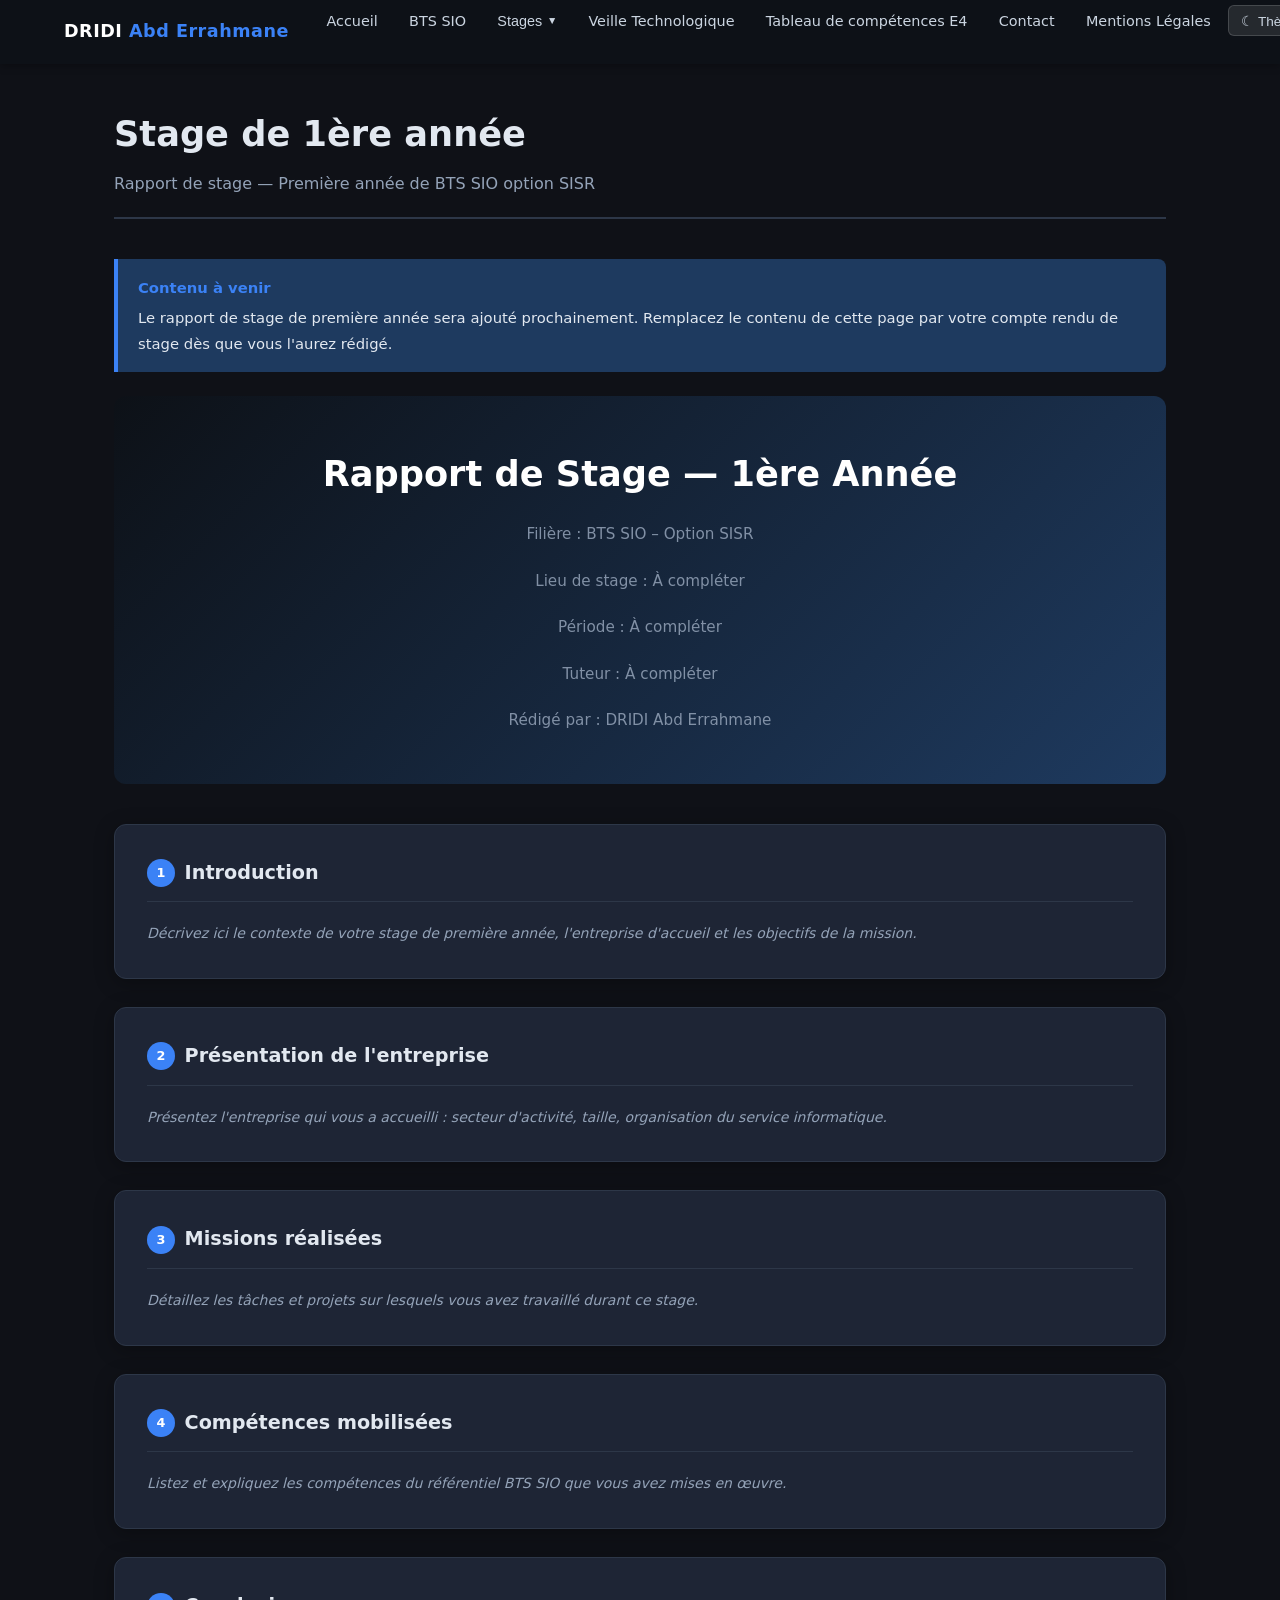
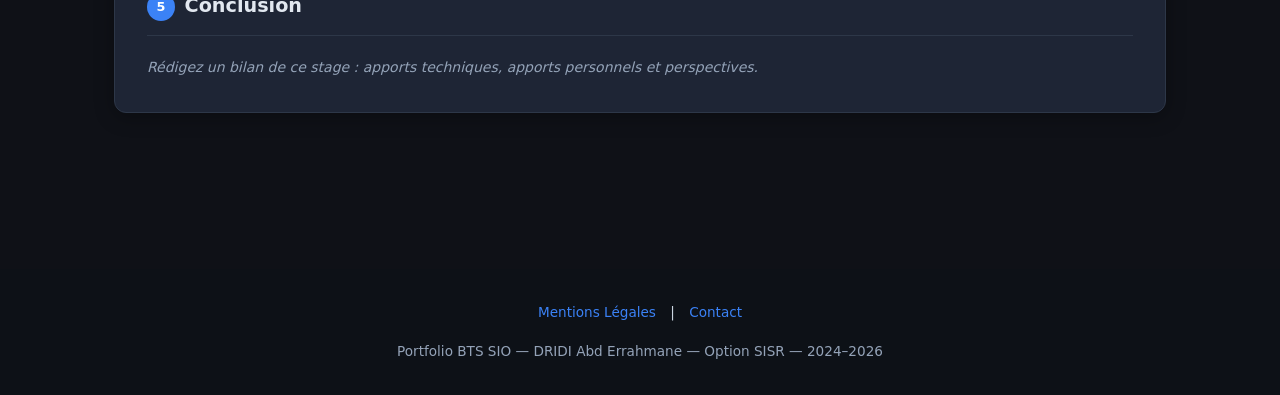
<file: stage-1ere-annee.html>
<!DOCTYPE html>
<html lang="fr" data-theme="dark">
<head>
  <meta charset="UTF-8" />
  <meta name="viewport" content="width=device-width, initial-scale=1.0" />
  <title>Stage 1ère année — Portfolio DRIDI Abd Errahmane</title>
  <link rel="stylesheet" href="css/style.css" />
</head>
<body>

  <!-- ===== NAVIGATION ===== -->
  <nav>
    <div class="nav-container">
      <a class="nav-logo" href="index.html">DRIDI <span>Abd Errahmane</span></a>

      <button class="nav-hamburger" id="nav-hamburger" aria-label="Menu" aria-expanded="false">
        <span></span><span></span><span></span>
      </button>

      <ul class="nav-links" id="nav-links">
        <li><a href="index.html">Accueil</a></li>
        <li><a href="bts-sio.html">BTS SIO</a></li>

        <li>
          <button class="nav-dropdown-toggle" aria-haspopup="true">
            Stages <span class="arrow">&#9660;</span>
          </button>
          <div class="dropdown-menu">
            <a href="stage-1ere-annee.html">Stage 1ère année</a>
            <a href="stage-2eme-annee.html">Stage 2ème année</a>
          </div>
        </li>

        <li><a href="veille-technologique.html">Veille Technologique</a></li>
        <li><a href="tableau-competences.html">Tableau de compétences E4</a></li>
        <li><a href="contact.html">Contact</a></li>
        <li><a href="mentions-legales.html">Mentions Légales</a></li>

        <li>
          <button id="theme-toggle" aria-label="Changer de thème">☾ Thème sombre</button>
        </li>
      </ul>
    </div>
  </nav>

  <!-- ===== CONTENU PRINCIPAL ===== -->
  <main>

    <div class="page-header">
      <h1>Stage de 1ère année</h1>
      <p>Rapport de stage — Première année de BTS SIO option SISR</p>
    </div>

    <div class="info-box">
      <strong>Contenu à venir</strong>
      Le rapport de stage de première année sera ajouté prochainement. Remplacez le contenu de cette page par votre compte rendu de stage dès que vous l'aurez rédigé.
    </div>

    <!-- Structure prête à être remplie -->
    <div class="rapport-cover">
      <h1>Rapport de Stage — 1ère Année</h1>
      <div class="cover-meta">
        <p>Filière : BTS SIO – Option SISR</p>
        <p>Lieu de stage : À compléter</p>
        <p>Période : À compléter</p>
        <p>Tuteur : À compléter</p>
        <p>Rédigé par : DRIDI Abd Errahmane</p>
      </div>
    </div>

    <div class="rapport-section" id="introduction">
      <h2><span class="num">1</span> Introduction</h2>
      <p class="text-muted"><em>Décrivez ici le contexte de votre stage de première année, l'entreprise d'accueil et les objectifs de la mission.</em></p>
    </div>

    <div class="rapport-section" id="entreprise">
      <h2><span class="num">2</span> Présentation de l'entreprise</h2>
      <p class="text-muted"><em>Présentez l'entreprise qui vous a accueilli : secteur d'activité, taille, organisation du service informatique.</em></p>
    </div>

    <div class="rapport-section" id="missions">
      <h2><span class="num">3</span> Missions réalisées</h2>
      <p class="text-muted"><em>Détaillez les tâches et projets sur lesquels vous avez travaillé durant ce stage.</em></p>
    </div>

    <div class="rapport-section" id="competences">
      <h2><span class="num">4</span> Compétences mobilisées</h2>
      <p class="text-muted"><em>Listez et expliquez les compétences du référentiel BTS SIO que vous avez mises en œuvre.</em></p>
    </div>

    <div class="rapport-section" id="conclusion">
      <h2><span class="num">5</span> Conclusion</h2>
      <p class="text-muted"><em>Rédigez un bilan de ce stage : apports techniques, apports personnels et perspectives.</em></p>
    </div>

  </main>

  <!-- ===== FOOTER ===== -->
  <footer>
    <div style="margin-bottom: 1rem;">
      <a href="mentions-legales.html" style="margin: 0 10px;">Mentions Légales</a> | 
      <a href="contact.html" style="margin: 0 10px;">Contact</a>
    </div>
    <p>Portfolio BTS SIO &mdash; DRIDI Abd Errahmane &mdash; Option SISR &mdash; 2024&ndash;2026</p>
  </footer>

  <script src="js/main.js"></script>
</body>
</html>
</file>
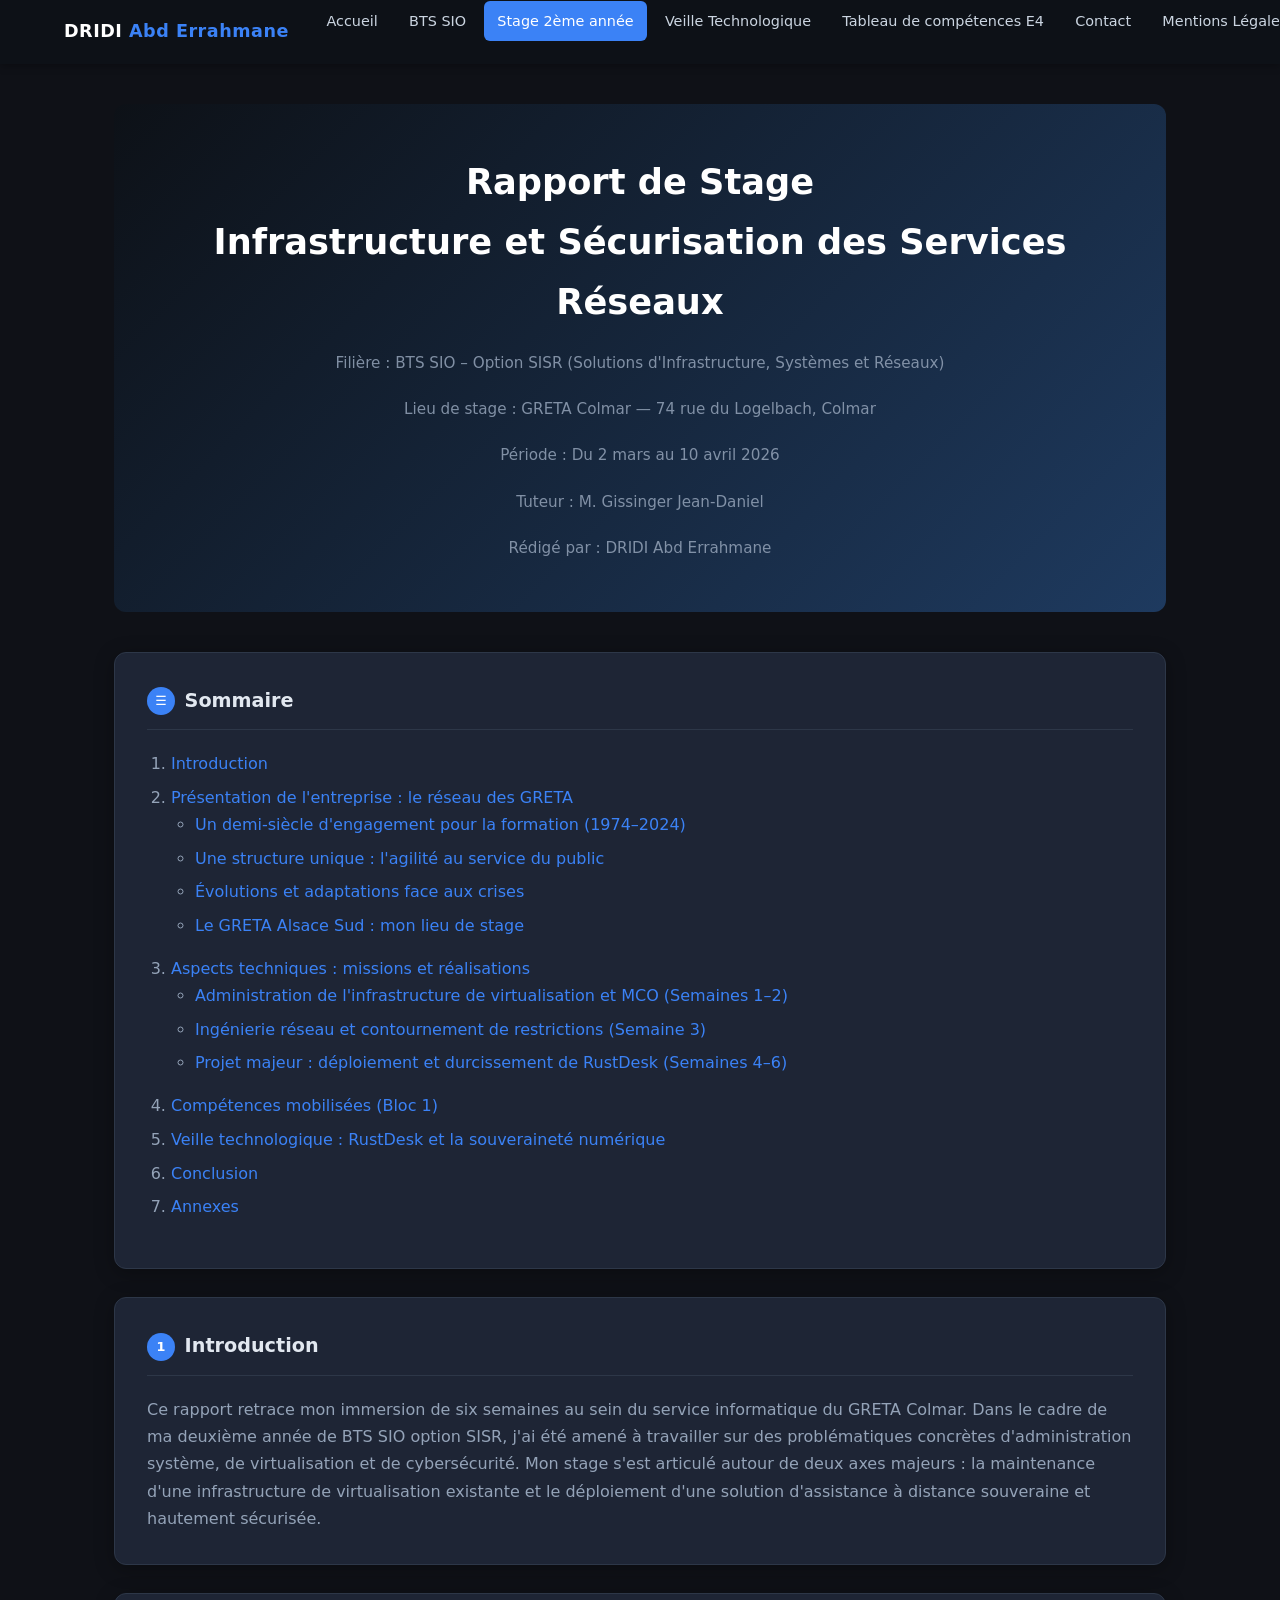
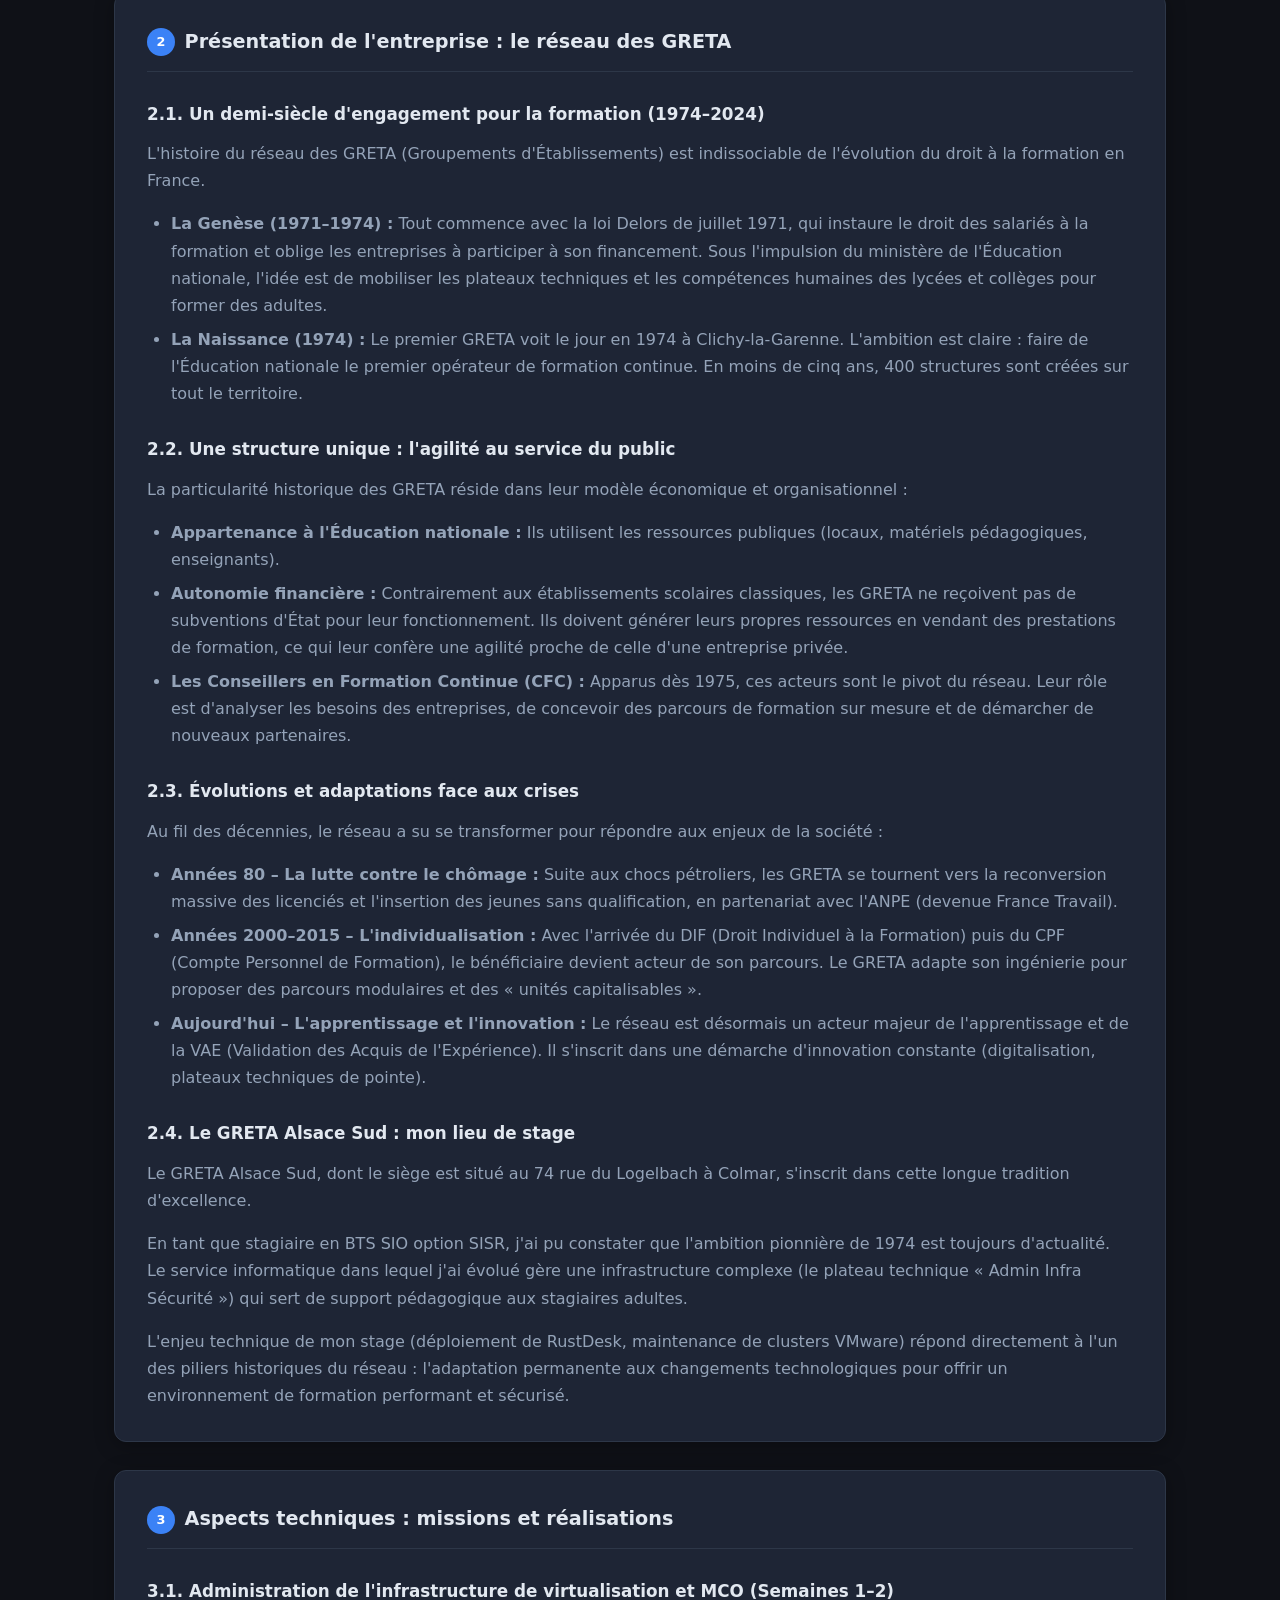
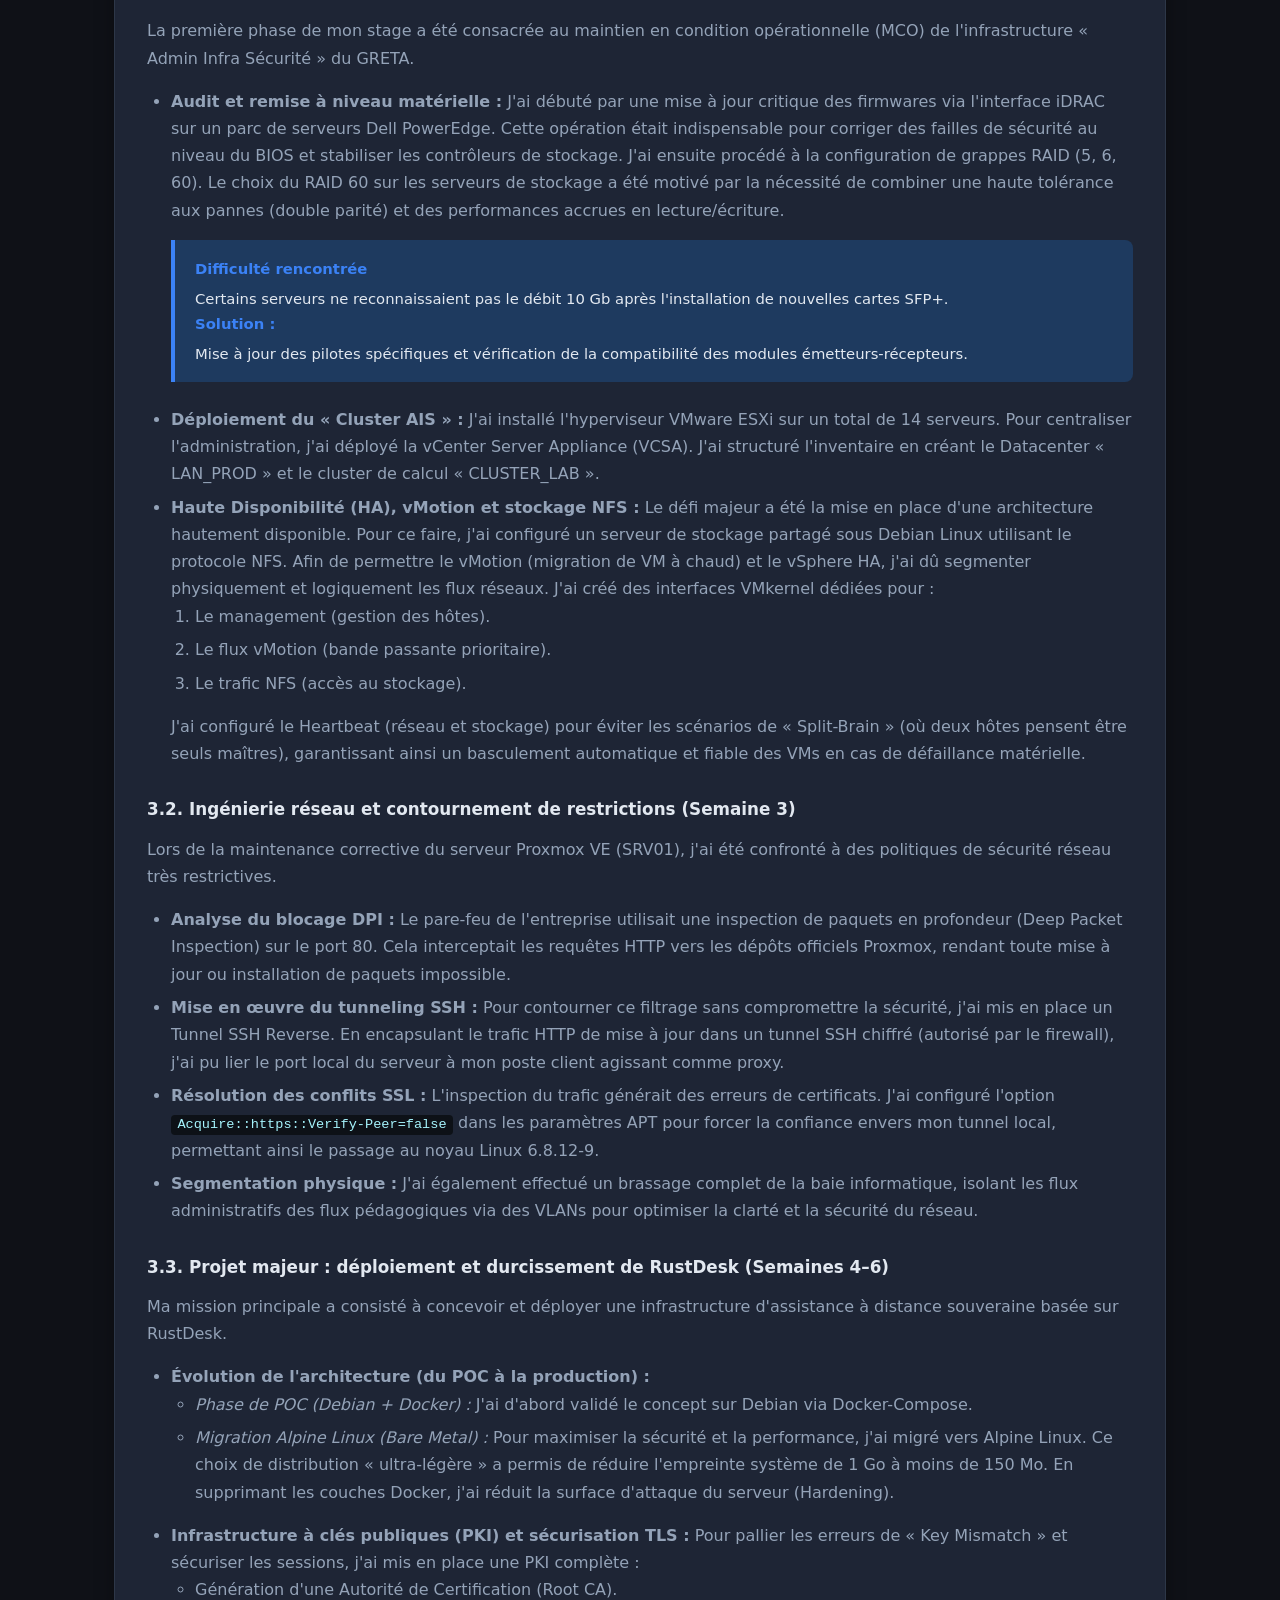
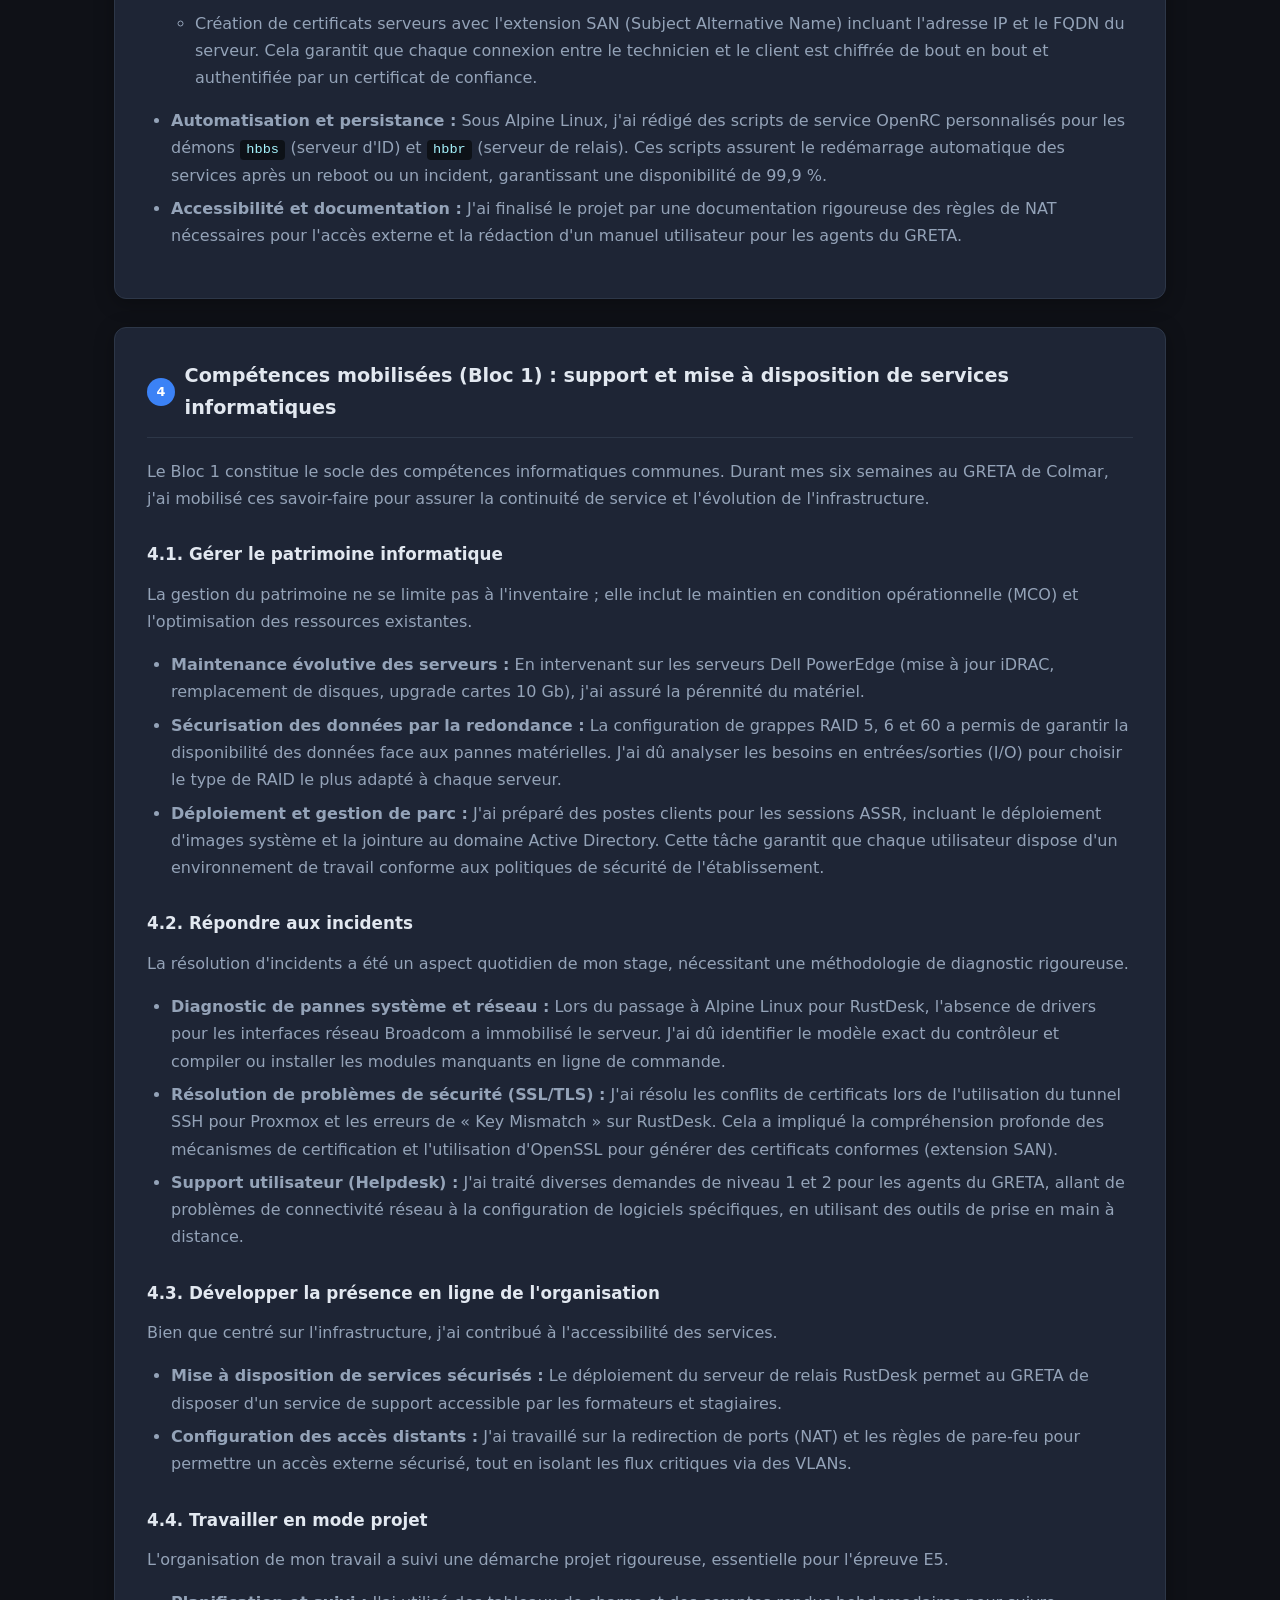
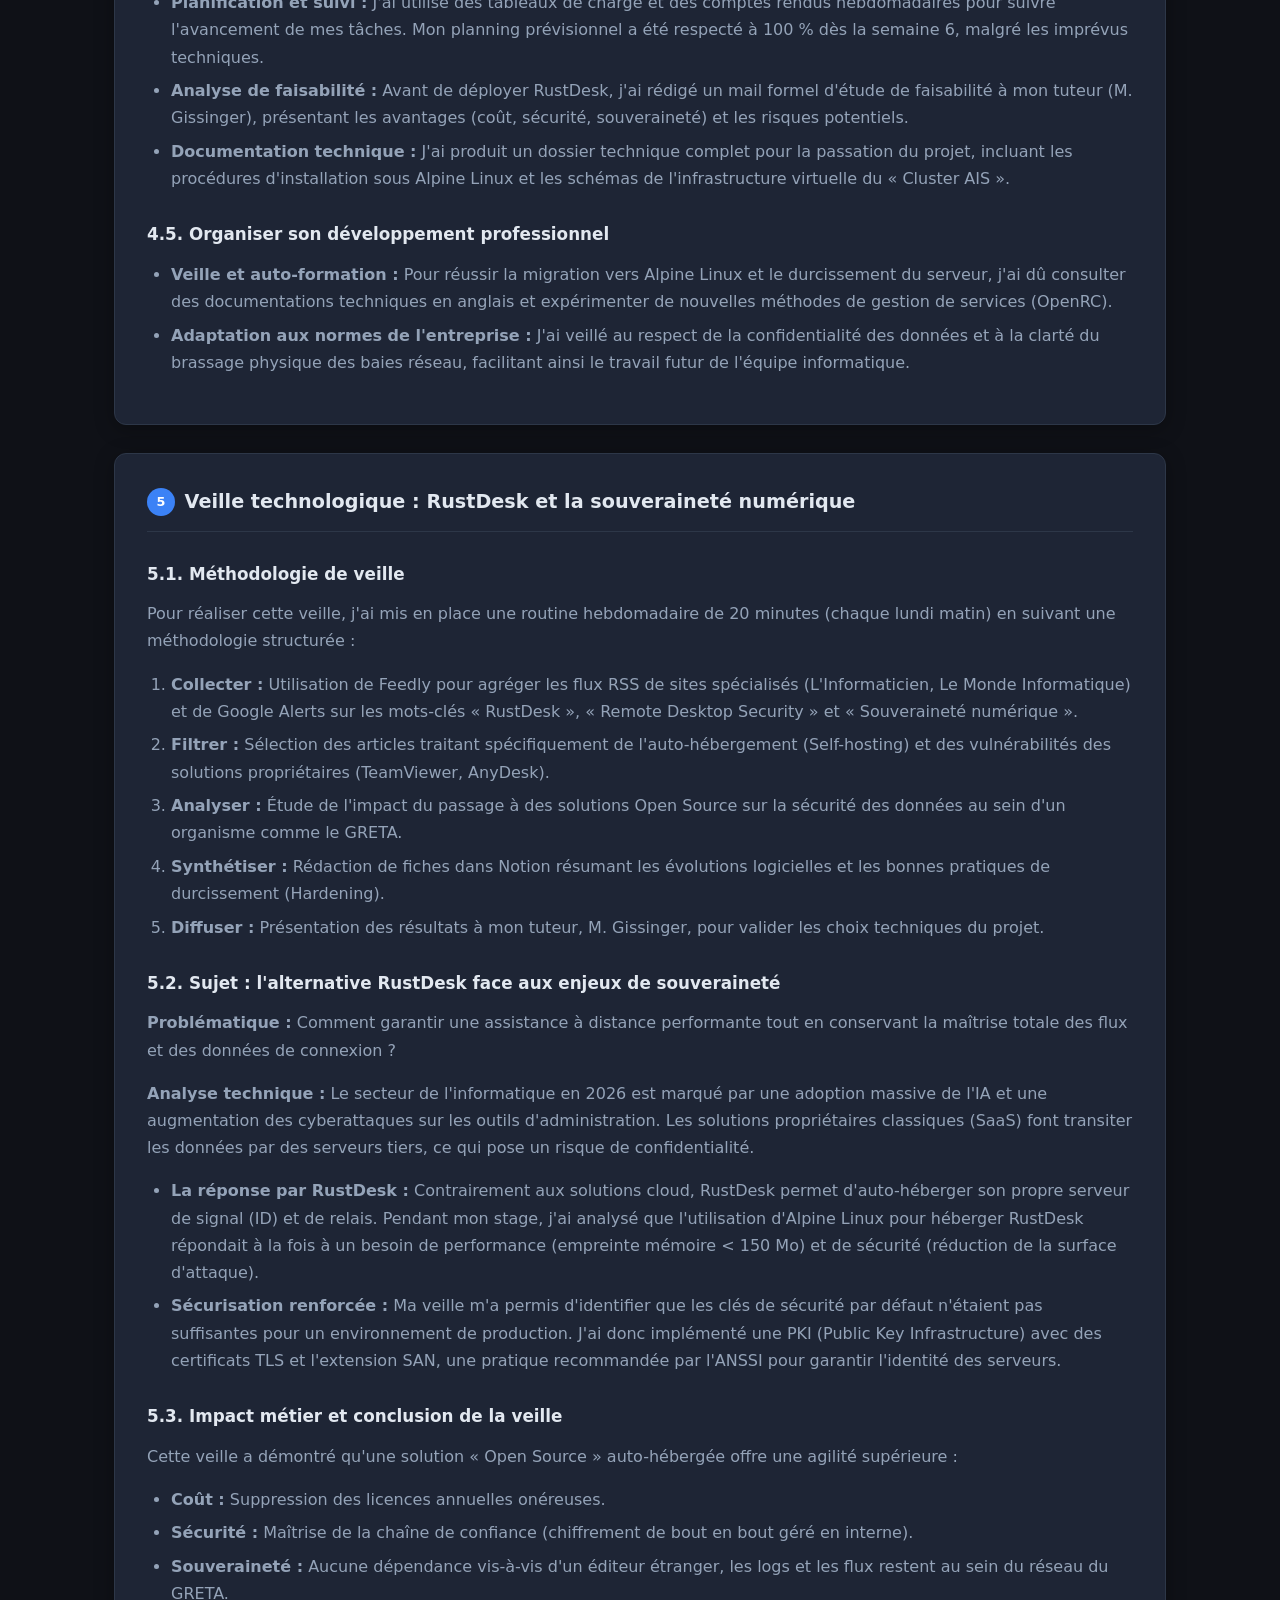
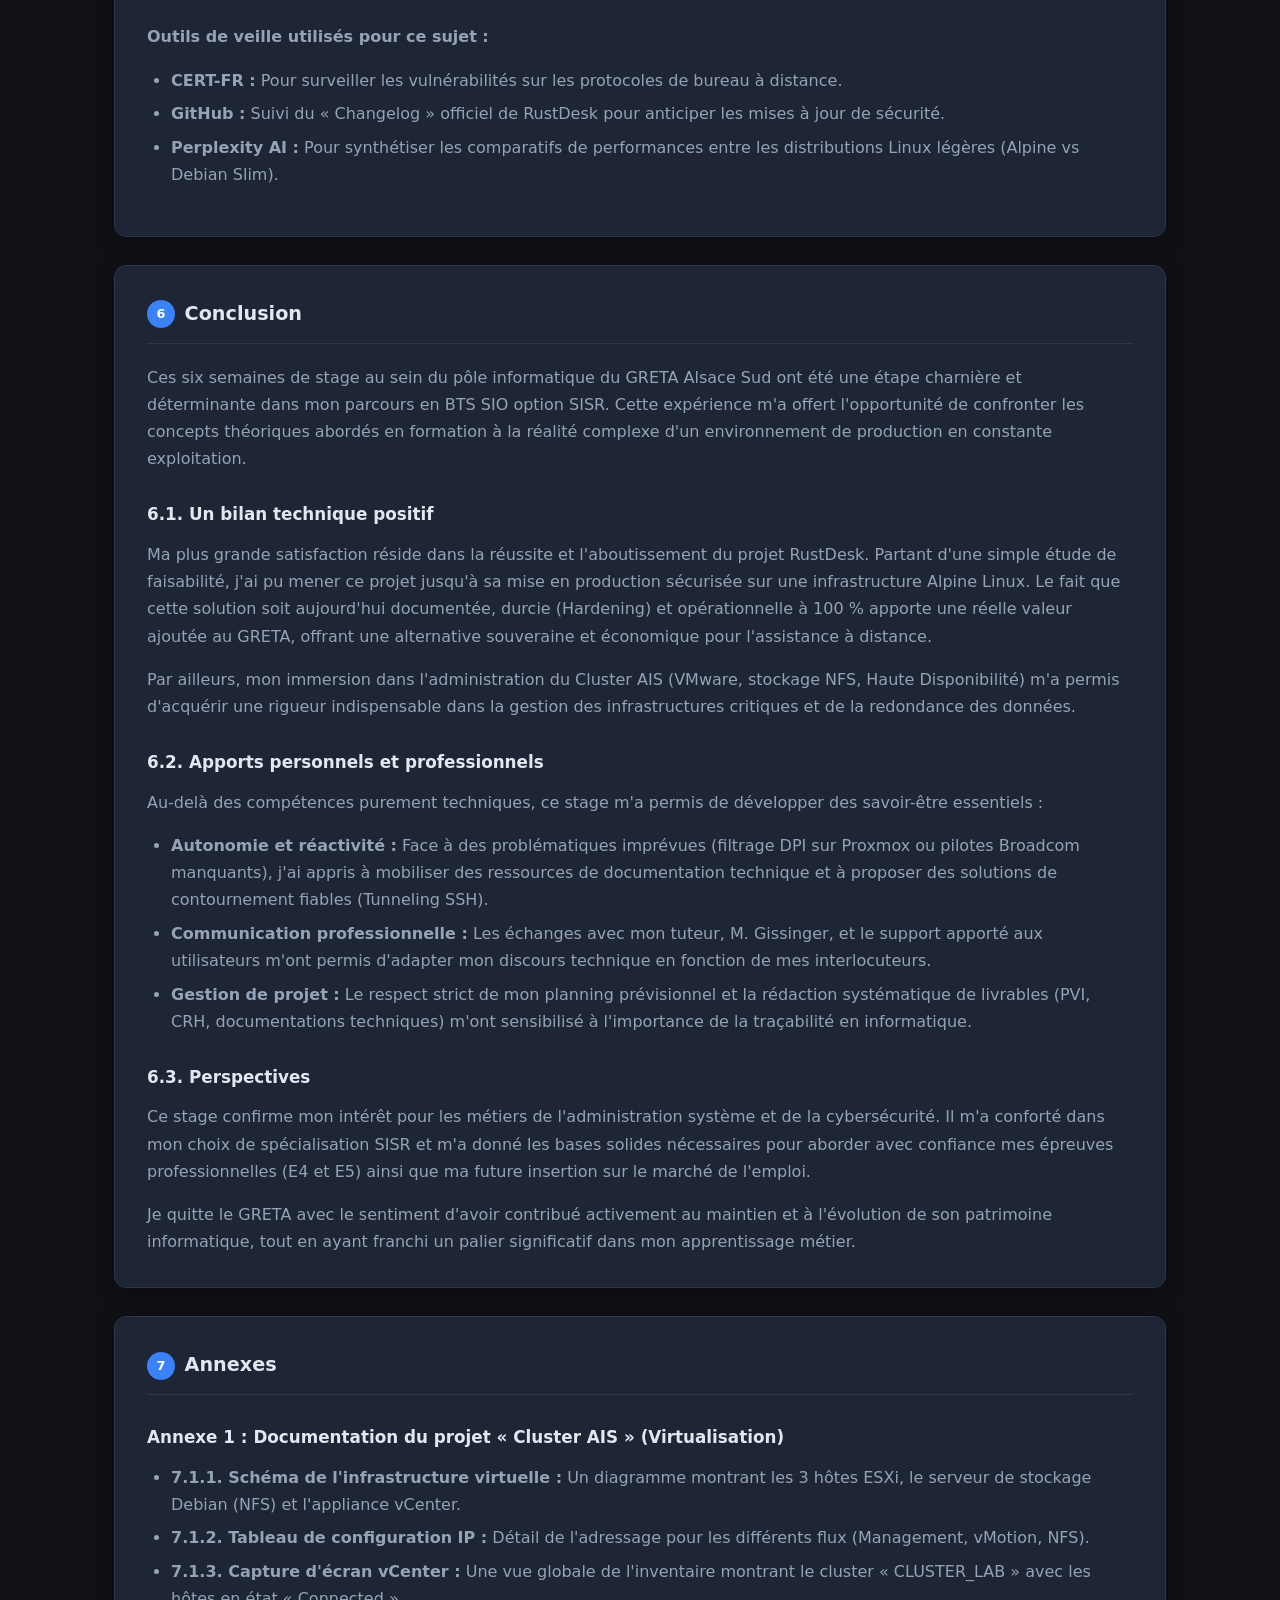
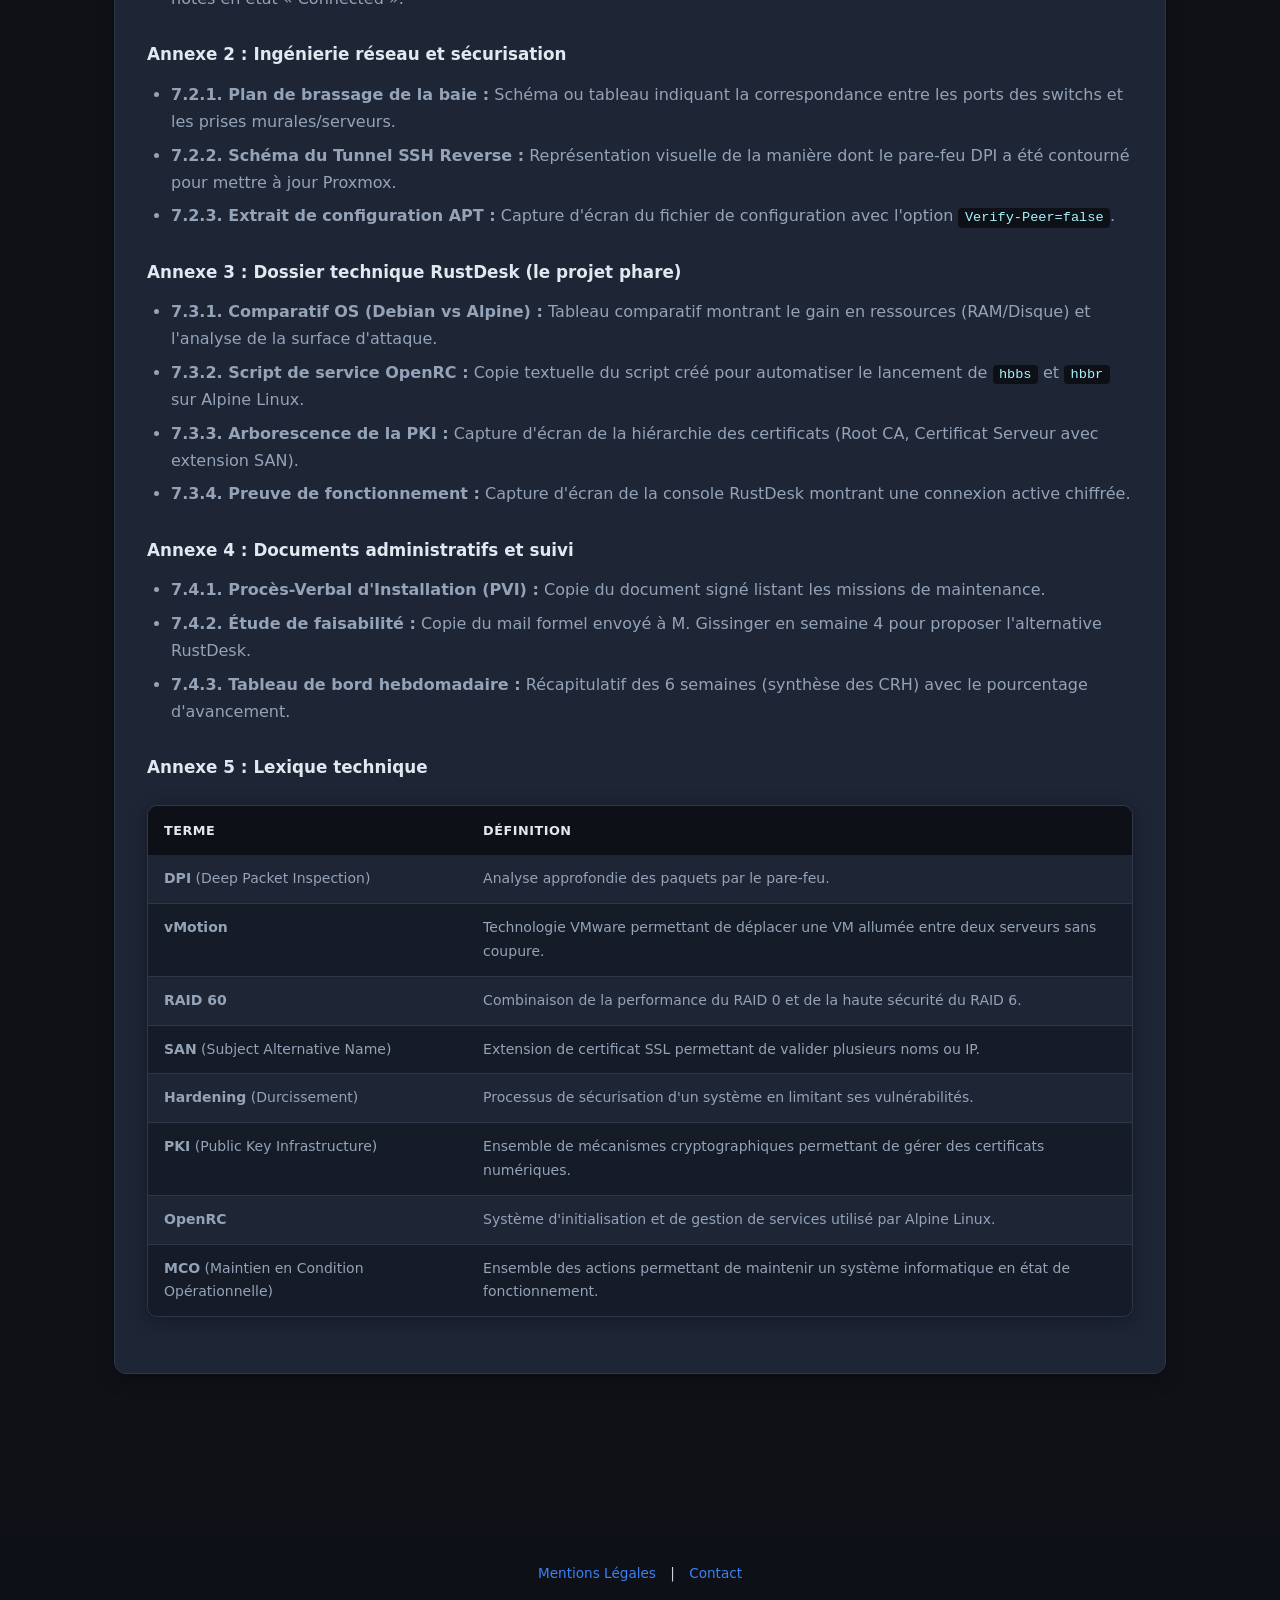
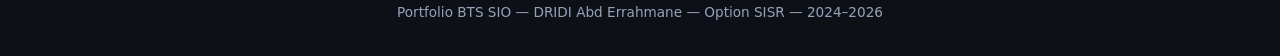
<file: stage-2eme-annee.html>
<!DOCTYPE html>
<html lang="fr" data-theme="dark">
<head>
  <meta charset="UTF-8" />
  <meta name="viewport" content="width=device-width, initial-scale=1.0" />
  <title>Stage 2ème année — Portfolio DRIDI Abd Errahmane</title>
  <link rel="stylesheet" href="css/style.css" />
</head>
<body>

  <!-- ===== NAVIGATION ===== -->
  <nav>
    <div class="nav-container">
      <a class="nav-logo" href="index.html">DRIDI <span>Abd Errahmane</span></a>

      <button class="nav-hamburger" id="nav-hamburger" aria-label="Menu" aria-expanded="false">
        <span></span><span></span><span></span>
      </button>

      <ul class="nav-links" id="nav-links">
        <li><a href="index.html">Accueil</a></li>
        <li><a href="bts-sio.html">BTS SIO</a></li>

        <li><a href="stage-2eme-annee.html" class="active">Stage 2ème année</a></li>

        <li><a href="veille-technologique.html">Veille Technologique</a></li>
        <li><a href="tableau-competences.html">Tableau de compétences E4</a></li>
        <li><a href="contact.html">Contact</a></li>
        <li><a href="mentions-legales.html">Mentions Légales</a></li>

        <li>
          <button id="theme-toggle" aria-label="Changer de thème">☾ Thème sombre</button>
        </li>
      </ul>
    </div>
  </nav>

  <!-- ===== CONTENU PRINCIPAL ===== -->
  <main>

    <!-- Page de garde -->
    <div class="rapport-cover">
      <h1>Rapport de Stage<br>Infrastructure et Sécurisation des Services Réseaux</h1>
      <div class="cover-meta">
        <p>Filière : BTS SIO – Option SISR (Solutions d'Infrastructure, Systèmes et Réseaux)</p>
        <p>Lieu de stage : GRETA Colmar — 74 rue du Logelbach, Colmar</p>
        <p>Période : Du 2 mars au 10 avril 2026</p>
        <p>Tuteur : M. Gissinger Jean-Daniel</p>
        <p>Rédigé par : DRIDI Abd Errahmane</p>
      </div>
    </div>

    <!-- Sommaire -->
    <div class="rapport-section">
      <h2><span class="num">&#9776;</span> Sommaire</h2>
      <ol>
        <li><a href="#introduction">Introduction</a></li>
        <li><a href="#entreprise">Présentation de l'entreprise : le réseau des GRETA</a>
          <ul>
            <li><a href="#histoire">Un demi-siècle d'engagement pour la formation (1974–2024)</a></li>
            <li><a href="#structure">Une structure unique : l'agilité au service du public</a></li>
            <li><a href="#evolutions">Évolutions et adaptations face aux crises</a></li>
            <li><a href="#greta-alsace">Le GRETA Alsace Sud : mon lieu de stage</a></li>
          </ul>
        </li>
        <li><a href="#techniques">Aspects techniques : missions et réalisations</a>
          <ul>
            <li><a href="#virtualisation">Administration de l'infrastructure de virtualisation et MCO (Semaines 1–2)</a></li>
            <li><a href="#reseau">Ingénierie réseau et contournement de restrictions (Semaine 3)</a></li>
            <li><a href="#rustdesk">Projet majeur : déploiement et durcissement de RustDesk (Semaines 4–6)</a></li>
          </ul>
        </li>
        <li><a href="#competences">Compétences mobilisées (Bloc 1)</a></li>
        <li><a href="#veille">Veille technologique : RustDesk et la souveraineté numérique</a></li>
        <li><a href="#conclusion">Conclusion</a></li>
        <li><a href="#annexes">Annexes</a></li>
      </ol>
    </div>

    <!-- 1. Introduction -->
    <div class="rapport-section" id="introduction">
      <h2><span class="num">1</span> Introduction</h2>
      <p>
        Ce rapport retrace mon immersion de six semaines au sein du service informatique du GRETA Colmar. Dans le cadre de ma deuxième année de BTS SIO option SISR, j'ai été amené à travailler sur des problématiques concrètes d'administration système, de virtualisation et de cybersécurité. Mon stage s'est articulé autour de deux axes majeurs : la maintenance d'une infrastructure de virtualisation existante et le déploiement d'une solution d'assistance à distance souveraine et hautement sécurisée.
      </p>
    </div>

    <!-- 2. Présentation de l'entreprise -->
    <div class="rapport-section" id="entreprise">
      <h2><span class="num">2</span> Présentation de l'entreprise : le réseau des GRETA</h2>

      <h3 class="subsection-title" id="histoire">2.1. Un demi-siècle d'engagement pour la formation (1974–2024)</h3>
      <p>
        L'histoire du réseau des GRETA (Groupements d'Établissements) est indissociable de l'évolution du droit à la formation en France.
      </p>
      <ul>
        <li><strong>La Genèse (1971–1974) :</strong> Tout commence avec la loi Delors de juillet 1971, qui instaure le droit des salariés à la formation et oblige les entreprises à participer à son financement. Sous l'impulsion du ministère de l'Éducation nationale, l'idée est de mobiliser les plateaux techniques et les compétences humaines des lycées et collèges pour former des adultes.</li>
        <li><strong>La Naissance (1974) :</strong> Le premier GRETA voit le jour en 1974 à Clichy-la-Garenne. L'ambition est claire : faire de l'Éducation nationale le premier opérateur de formation continue. En moins de cinq ans, 400 structures sont créées sur tout le territoire.</li>
      </ul>

      <h3 class="subsection-title" id="structure">2.2. Une structure unique : l'agilité au service du public</h3>
      <p>La particularité historique des GRETA réside dans leur modèle économique et organisationnel :</p>
      <ul>
        <li><strong>Appartenance à l'Éducation nationale :</strong> Ils utilisent les ressources publiques (locaux, matériels pédagogiques, enseignants).</li>
        <li><strong>Autonomie financière :</strong> Contrairement aux établissements scolaires classiques, les GRETA ne reçoivent pas de subventions d'État pour leur fonctionnement. Ils doivent générer leurs propres ressources en vendant des prestations de formation, ce qui leur confère une agilité proche de celle d'une entreprise privée.</li>
        <li><strong>Les Conseillers en Formation Continue (CFC) :</strong> Apparus dès 1975, ces acteurs sont le pivot du réseau. Leur rôle est d'analyser les besoins des entreprises, de concevoir des parcours de formation sur mesure et de démarcher de nouveaux partenaires.</li>
      </ul>

      <h3 class="subsection-title" id="evolutions">2.3. Évolutions et adaptations face aux crises</h3>
      <p>Au fil des décennies, le réseau a su se transformer pour répondre aux enjeux de la société :</p>
      <ul>
        <li><strong>Années 80 – La lutte contre le chômage :</strong> Suite aux chocs pétroliers, les GRETA se tournent vers la reconversion massive des licenciés et l'insertion des jeunes sans qualification, en partenariat avec l'ANPE (devenue France Travail).</li>
        <li><strong>Années 2000–2015 – L'individualisation :</strong> Avec l'arrivée du DIF (Droit Individuel à la Formation) puis du CPF (Compte Personnel de Formation), le bénéficiaire devient acteur de son parcours. Le GRETA adapte son ingénierie pour proposer des parcours modulaires et des « unités capitalisables ».</li>
        <li><strong>Aujourd'hui – L'apprentissage et l'innovation :</strong> Le réseau est désormais un acteur majeur de l'apprentissage et de la VAE (Validation des Acquis de l'Expérience). Il s'inscrit dans une démarche d'innovation constante (digitalisation, plateaux techniques de pointe).</li>
      </ul>

      <h3 class="subsection-title" id="greta-alsace">2.4. Le GRETA Alsace Sud : mon lieu de stage</h3>
      <p>
        Le GRETA Alsace Sud, dont le siège est situé au 74 rue du Logelbach à Colmar, s'inscrit dans cette longue tradition d'excellence.
      </p>
      <p>
        En tant que stagiaire en BTS SIO option SISR, j'ai pu constater que l'ambition pionnière de 1974 est toujours d'actualité. Le service informatique dans lequel j'ai évolué gère une infrastructure complexe (le plateau technique « Admin Infra Sécurité ») qui sert de support pédagogique aux stagiaires adultes.
      </p>
      <p>
        L'enjeu technique de mon stage (déploiement de RustDesk, maintenance de clusters VMware) répond directement à l'un des piliers historiques du réseau : l'adaptation permanente aux changements technologiques pour offrir un environnement de formation performant et sécurisé.
      </p>
    </div>

    <!-- 3. Aspects techniques -->
    <div class="rapport-section" id="techniques">
      <h2><span class="num">3</span> Aspects techniques : missions et réalisations</h2>

      <h3 class="subsection-title" id="virtualisation">3.1. Administration de l'infrastructure de virtualisation et MCO (Semaines 1–2)</h3>
      <p>
        La première phase de mon stage a été consacrée au maintien en condition opérationnelle (MCO) de l'infrastructure « Admin Infra Sécurité » du GRETA.
      </p>
      <ul>
        <li>
          <strong>Audit et remise à niveau matérielle :</strong> J'ai débuté par une mise à jour critique des firmwares via l'interface iDRAC sur un parc de serveurs Dell PowerEdge. Cette opération était indispensable pour corriger des failles de sécurité au niveau du BIOS et stabiliser les contrôleurs de stockage. J'ai ensuite procédé à la configuration de grappes RAID (5, 6, 60). Le choix du RAID 60 sur les serveurs de stockage a été motivé par la nécessité de combiner une haute tolérance aux pannes (double parité) et des performances accrues en lecture/écriture.
          <div class="info-box mt-2">
            <strong>Difficulté rencontrée</strong>
            Certains serveurs ne reconnaissaient pas le débit 10 Gb après l'installation de nouvelles cartes SFP+. <strong>Solution :</strong> Mise à jour des pilotes spécifiques et vérification de la compatibilité des modules émetteurs-récepteurs.
          </div>
        </li>
        <li>
          <strong>Déploiement du « Cluster AIS » :</strong> J'ai installé l'hyperviseur VMware ESXi sur un total de 14 serveurs. Pour centraliser l'administration, j'ai déployé la vCenter Server Appliance (VCSA). J'ai structuré l'inventaire en créant le Datacenter « LAN_PROD » et le cluster de calcul « CLUSTER_LAB ».
        </li>
        <li>
          <strong>Haute Disponibilité (HA), vMotion et stockage NFS :</strong> Le défi majeur a été la mise en place d'une architecture hautement disponible. Pour ce faire, j'ai configuré un serveur de stockage partagé sous Debian Linux utilisant le protocole NFS. Afin de permettre le vMotion (migration de VM à chaud) et le vSphere HA, j'ai dû segmenter physiquement et logiquement les flux réseaux. J'ai créé des interfaces VMkernel dédiées pour :
          <ol>
            <li>Le management (gestion des hôtes).</li>
            <li>Le flux vMotion (bande passante prioritaire).</li>
            <li>Le trafic NFS (accès au stockage).</li>
          </ol>
          J'ai configuré le Heartbeat (réseau et stockage) pour éviter les scénarios de « Split-Brain » (où deux hôtes pensent être seuls maîtres), garantissant ainsi un basculement automatique et fiable des VMs en cas de défaillance matérielle.
        </li>
      </ul>

      <h3 class="subsection-title" id="reseau">3.2. Ingénierie réseau et contournement de restrictions (Semaine 3)</h3>
      <p>
        Lors de la maintenance corrective du serveur Proxmox VE (SRV01), j'ai été confronté à des politiques de sécurité réseau très restrictives.
      </p>
      <ul>
        <li><strong>Analyse du blocage DPI :</strong> Le pare-feu de l'entreprise utilisait une inspection de paquets en profondeur (Deep Packet Inspection) sur le port 80. Cela interceptait les requêtes HTTP vers les dépôts officiels Proxmox, rendant toute mise à jour ou installation de paquets impossible.</li>
        <li><strong>Mise en œuvre du tunneling SSH :</strong> Pour contourner ce filtrage sans compromettre la sécurité, j'ai mis en place un Tunnel SSH Reverse. En encapsulant le trafic HTTP de mise à jour dans un tunnel SSH chiffré (autorisé par le firewall), j'ai pu lier le port local du serveur à mon poste client agissant comme proxy.</li>
        <li><strong>Résolution des conflits SSL :</strong> L'inspection du trafic générait des erreurs de certificats. J'ai configuré l'option <code>Acquire::https::Verify-Peer=false</code> dans les paramètres APT pour forcer la confiance envers mon tunnel local, permettant ainsi le passage au noyau Linux 6.8.12-9.</li>
        <li><strong>Segmentation physique :</strong> J'ai également effectué un brassage complet de la baie informatique, isolant les flux administratifs des flux pédagogiques via des VLANs pour optimiser la clarté et la sécurité du réseau.</li>
      </ul>

      <h3 class="subsection-title" id="rustdesk">3.3. Projet majeur : déploiement et durcissement de RustDesk (Semaines 4–6)</h3>
      <p>
        Ma mission principale a consisté à concevoir et déployer une infrastructure d'assistance à distance souveraine basée sur RustDesk.
      </p>
      <ul>
        <li>
          <strong>Évolution de l'architecture (du POC à la production) :</strong>
          <ul>
            <li><em>Phase de POC (Debian + Docker) :</em> J'ai d'abord validé le concept sur Debian via Docker-Compose.</li>
            <li><em>Migration Alpine Linux (Bare Metal) :</em> Pour maximiser la sécurité et la performance, j'ai migré vers Alpine Linux. Ce choix de distribution « ultra-légère » a permis de réduire l'empreinte système de 1 Go à moins de 150 Mo. En supprimant les couches Docker, j'ai réduit la surface d'attaque du serveur (Hardening).</li>
          </ul>
        </li>
        <li>
          <strong>Infrastructure à clés publiques (PKI) et sécurisation TLS :</strong> Pour pallier les erreurs de « Key Mismatch » et sécuriser les sessions, j'ai mis en place une PKI complète :
          <ul>
            <li>Génération d'une Autorité de Certification (Root CA).</li>
            <li>Création de certificats serveurs avec l'extension SAN (Subject Alternative Name) incluant l'adresse IP et le FQDN du serveur. Cela garantit que chaque connexion entre le technicien et le client est chiffrée de bout en bout et authentifiée par un certificat de confiance.</li>
          </ul>
        </li>
        <li>
          <strong>Automatisation et persistance :</strong> Sous Alpine Linux, j'ai rédigé des scripts de service OpenRC personnalisés pour les démons <code>hbbs</code> (serveur d'ID) et <code>hbbr</code> (serveur de relais). Ces scripts assurent le redémarrage automatique des services après un reboot ou un incident, garantissant une disponibilité de 99,9 %.
        </li>
        <li>
          <strong>Accessibilité et documentation :</strong> J'ai finalisé le projet par une documentation rigoureuse des règles de NAT nécessaires pour l'accès externe et la rédaction d'un manuel utilisateur pour les agents du GRETA.
        </li>
      </ul>
    </div>

    <!-- 4. Compétences mobilisées -->
    <div class="rapport-section" id="competences">
      <h2><span class="num">4</span> Compétences mobilisées (Bloc 1) : support et mise à disposition de services informatiques</h2>
      <p>
        Le Bloc 1 constitue le socle des compétences informatiques communes. Durant mes six semaines au GRETA de Colmar, j'ai mobilisé ces savoir-faire pour assurer la continuité de service et l'évolution de l'infrastructure.
      </p>

      <h3 class="subsection-title">4.1. Gérer le patrimoine informatique</h3>
      <p>La gestion du patrimoine ne se limite pas à l'inventaire ; elle inclut le maintien en condition opérationnelle (MCO) et l'optimisation des ressources existantes.</p>
      <ul>
        <li><strong>Maintenance évolutive des serveurs :</strong> En intervenant sur les serveurs Dell PowerEdge (mise à jour iDRAC, remplacement de disques, upgrade cartes 10 Gb), j'ai assuré la pérennité du matériel.</li>
        <li><strong>Sécurisation des données par la redondance :</strong> La configuration de grappes RAID 5, 6 et 60 a permis de garantir la disponibilité des données face aux pannes matérielles. J'ai dû analyser les besoins en entrées/sorties (I/O) pour choisir le type de RAID le plus adapté à chaque serveur.</li>
        <li><strong>Déploiement et gestion de parc :</strong> J'ai préparé des postes clients pour les sessions ASSR, incluant le déploiement d'images système et la jointure au domaine Active Directory. Cette tâche garantit que chaque utilisateur dispose d'un environnement de travail conforme aux politiques de sécurité de l'établissement.</li>
      </ul>

      <h3 class="subsection-title">4.2. Répondre aux incidents</h3>
      <p>La résolution d'incidents a été un aspect quotidien de mon stage, nécessitant une méthodologie de diagnostic rigoureuse.</p>
      <ul>
        <li><strong>Diagnostic de pannes système et réseau :</strong> Lors du passage à Alpine Linux pour RustDesk, l'absence de drivers pour les interfaces réseau Broadcom a immobilisé le serveur. J'ai dû identifier le modèle exact du contrôleur et compiler ou installer les modules manquants en ligne de commande.</li>
        <li><strong>Résolution de problèmes de sécurité (SSL/TLS) :</strong> J'ai résolu les conflits de certificats lors de l'utilisation du tunnel SSH pour Proxmox et les erreurs de « Key Mismatch » sur RustDesk. Cela a impliqué la compréhension profonde des mécanismes de certification et l'utilisation d'OpenSSL pour générer des certificats conformes (extension SAN).</li>
        <li><strong>Support utilisateur (Helpdesk) :</strong> J'ai traité diverses demandes de niveau 1 et 2 pour les agents du GRETA, allant de problèmes de connectivité réseau à la configuration de logiciels spécifiques, en utilisant des outils de prise en main à distance.</li>
      </ul>

      <h3 class="subsection-title">4.3. Développer la présence en ligne de l'organisation</h3>
      <p>Bien que centré sur l'infrastructure, j'ai contribué à l'accessibilité des services.</p>
      <ul>
        <li><strong>Mise à disposition de services sécurisés :</strong> Le déploiement du serveur de relais RustDesk permet au GRETA de disposer d'un service de support accessible par les formateurs et stagiaires.</li>
        <li><strong>Configuration des accès distants :</strong> J'ai travaillé sur la redirection de ports (NAT) et les règles de pare-feu pour permettre un accès externe sécurisé, tout en isolant les flux critiques via des VLANs.</li>
      </ul>

      <h3 class="subsection-title">4.4. Travailler en mode projet</h3>
      <p>L'organisation de mon travail a suivi une démarche projet rigoureuse, essentielle pour l'épreuve E5.</p>
      <ul>
        <li><strong>Planification et suivi :</strong> J'ai utilisé des tableaux de charge et des comptes rendus hebdomadaires pour suivre l'avancement de mes tâches. Mon planning prévisionnel a été respecté à 100 % dès la semaine 6, malgré les imprévus techniques.</li>
        <li><strong>Analyse de faisabilité :</strong> Avant de déployer RustDesk, j'ai rédigé un mail formel d'étude de faisabilité à mon tuteur (M. Gissinger), présentant les avantages (coût, sécurité, souveraineté) et les risques potentiels.</li>
        <li><strong>Documentation technique :</strong> J'ai produit un dossier technique complet pour la passation du projet, incluant les procédures d'installation sous Alpine Linux et les schémas de l'infrastructure virtuelle du « Cluster AIS ».</li>
      </ul>

      <h3 class="subsection-title">4.5. Organiser son développement professionnel</h3>
      <ul>
        <li><strong>Veille et auto-formation :</strong> Pour réussir la migration vers Alpine Linux et le durcissement du serveur, j'ai dû consulter des documentations techniques en anglais et expérimenter de nouvelles méthodes de gestion de services (OpenRC).</li>
        <li><strong>Adaptation aux normes de l'entreprise :</strong> J'ai veillé au respect de la confidentialité des données et à la clarté du brassage physique des baies réseau, facilitant ainsi le travail futur de l'équipe informatique.</li>
      </ul>
    </div>

    <!-- 5. Veille technologique -->
    <div class="rapport-section" id="veille">
      <h2><span class="num">5</span> Veille technologique : RustDesk et la souveraineté numérique</h2>

      <h3 class="subsection-title">5.1. Méthodologie de veille</h3>
      <p>Pour réaliser cette veille, j'ai mis en place une routine hebdomadaire de 20 minutes (chaque lundi matin) en suivant une méthodologie structurée :</p>
      <ol>
        <li><strong>Collecter :</strong> Utilisation de Feedly pour agréger les flux RSS de sites spécialisés (L'Informaticien, Le Monde Informatique) et de Google Alerts sur les mots-clés « RustDesk », « Remote Desktop Security » et « Souveraineté numérique ».</li>
        <li><strong>Filtrer :</strong> Sélection des articles traitant spécifiquement de l'auto-hébergement (Self-hosting) et des vulnérabilités des solutions propriétaires (TeamViewer, AnyDesk).</li>
        <li><strong>Analyser :</strong> Étude de l'impact du passage à des solutions Open Source sur la sécurité des données au sein d'un organisme comme le GRETA.</li>
        <li><strong>Synthétiser :</strong> Rédaction de fiches dans Notion résumant les évolutions logicielles et les bonnes pratiques de durcissement (Hardening).</li>
        <li><strong>Diffuser :</strong> Présentation des résultats à mon tuteur, M. Gissinger, pour valider les choix techniques du projet.</li>
      </ol>

      <h3 class="subsection-title">5.2. Sujet : l'alternative RustDesk face aux enjeux de souveraineté</h3>
      <p>
        <strong>Problématique :</strong> Comment garantir une assistance à distance performante tout en conservant la maîtrise totale des flux et des données de connexion ?
      </p>
      <p>
        <strong>Analyse technique :</strong> Le secteur de l'informatique en 2026 est marqué par une adoption massive de l'IA et une augmentation des cyberattaques sur les outils d'administration. Les solutions propriétaires classiques (SaaS) font transiter les données par des serveurs tiers, ce qui pose un risque de confidentialité.
      </p>
      <ul>
        <li><strong>La réponse par RustDesk :</strong> Contrairement aux solutions cloud, RustDesk permet d'auto-héberger son propre serveur de signal (ID) et de relais. Pendant mon stage, j'ai analysé que l'utilisation d'Alpine Linux pour héberger RustDesk répondait à la fois à un besoin de performance (empreinte mémoire &lt; 150 Mo) et de sécurité (réduction de la surface d'attaque).</li>
        <li><strong>Sécurisation renforcée :</strong> Ma veille m'a permis d'identifier que les clés de sécurité par défaut n'étaient pas suffisantes pour un environnement de production. J'ai donc implémenté une PKI (Public Key Infrastructure) avec des certificats TLS et l'extension SAN, une pratique recommandée par l'ANSSI pour garantir l'identité des serveurs.</li>
      </ul>

      <h3 class="subsection-title">5.3. Impact métier et conclusion de la veille</h3>
      <p>Cette veille a démontré qu'une solution « Open Source » auto-hébergée offre une agilité supérieure :</p>
      <ul>
        <li><strong>Coût :</strong> Suppression des licences annuelles onéreuses.</li>
        <li><strong>Sécurité :</strong> Maîtrise de la chaîne de confiance (chiffrement de bout en bout géré en interne).</li>
        <li><strong>Souveraineté :</strong> Aucune dépendance vis-à-vis d'un éditeur étranger, les logs et les flux restent au sein du réseau du GRETA.</li>
      </ul>
      <p><strong>Outils de veille utilisés pour ce sujet :</strong></p>
      <ul>
        <li><strong>CERT-FR :</strong> Pour surveiller les vulnérabilités sur les protocoles de bureau à distance.</li>
        <li><strong>GitHub :</strong> Suivi du « Changelog » officiel de RustDesk pour anticiper les mises à jour de sécurité.</li>
        <li><strong>Perplexity AI :</strong> Pour synthétiser les comparatifs de performances entre les distributions Linux légères (Alpine vs Debian Slim).</li>
      </ul>
    </div>

    <!-- 6. Conclusion -->
    <div class="rapport-section" id="conclusion">
      <h2><span class="num">6</span> Conclusion</h2>
      <p>
        Ces six semaines de stage au sein du pôle informatique du GRETA Alsace Sud ont été une étape charnière et déterminante dans mon parcours en BTS SIO option SISR. Cette expérience m'a offert l'opportunité de confronter les concepts théoriques abordés en formation à la réalité complexe d'un environnement de production en constante exploitation.
      </p>

      <h3 class="subsection-title">6.1. Un bilan technique positif</h3>
      <p>
        Ma plus grande satisfaction réside dans la réussite et l'aboutissement du projet RustDesk. Partant d'une simple étude de faisabilité, j'ai pu mener ce projet jusqu'à sa mise en production sécurisée sur une infrastructure Alpine Linux. Le fait que cette solution soit aujourd'hui documentée, durcie (Hardening) et opérationnelle à 100 % apporte une réelle valeur ajoutée au GRETA, offrant une alternative souveraine et économique pour l'assistance à distance.
      </p>
      <p>
        Par ailleurs, mon immersion dans l'administration du Cluster AIS (VMware, stockage NFS, Haute Disponibilité) m'a permis d'acquérir une rigueur indispensable dans la gestion des infrastructures critiques et de la redondance des données.
      </p>

      <h3 class="subsection-title">6.2. Apports personnels et professionnels</h3>
      <p>Au-delà des compétences purement techniques, ce stage m'a permis de développer des savoir-être essentiels :</p>
      <ul>
        <li><strong>Autonomie et réactivité :</strong> Face à des problématiques imprévues (filtrage DPI sur Proxmox ou pilotes Broadcom manquants), j'ai appris à mobiliser des ressources de documentation technique et à proposer des solutions de contournement fiables (Tunneling SSH).</li>
        <li><strong>Communication professionnelle :</strong> Les échanges avec mon tuteur, M. Gissinger, et le support apporté aux utilisateurs m'ont permis d'adapter mon discours technique en fonction de mes interlocuteurs.</li>
        <li><strong>Gestion de projet :</strong> Le respect strict de mon planning prévisionnel et la rédaction systématique de livrables (PVI, CRH, documentations techniques) m'ont sensibilisé à l'importance de la traçabilité en informatique.</li>
      </ul>

      <h3 class="subsection-title">6.3. Perspectives</h3>
      <p>
        Ce stage confirme mon intérêt pour les métiers de l'administration système et de la cybersécurité. Il m'a conforté dans mon choix de spécialisation SISR et m'a donné les bases solides nécessaires pour aborder avec confiance mes épreuves professionnelles (E4 et E5) ainsi que ma future insertion sur le marché de l'emploi.
      </p>
      <p>
        Je quitte le GRETA avec le sentiment d'avoir contribué activement au maintien et à l'évolution de son patrimoine informatique, tout en ayant franchi un palier significatif dans mon apprentissage métier.
      </p>
    </div>

    <!-- 7. Annexes -->
    <div class="rapport-section" id="annexes">
      <h2><span class="num">7</span> Annexes</h2>

      <h3 class="subsection-title">Annexe 1 : Documentation du projet « Cluster AIS » (Virtualisation)</h3>
      <ul>
        <li><strong>7.1.1. Schéma de l'infrastructure virtuelle :</strong> Un diagramme montrant les 3 hôtes ESXi, le serveur de stockage Debian (NFS) et l'appliance vCenter.</li>
        <li><strong>7.1.2. Tableau de configuration IP :</strong> Détail de l'adressage pour les différents flux (Management, vMotion, NFS).</li>
        <li><strong>7.1.3. Capture d'écran vCenter :</strong> Une vue globale de l'inventaire montrant le cluster « CLUSTER_LAB » avec les hôtes en état « Connected ».</li>
      </ul>

      <h3 class="subsection-title">Annexe 2 : Ingénierie réseau et sécurisation</h3>
      <ul>
        <li><strong>7.2.1. Plan de brassage de la baie :</strong> Schéma ou tableau indiquant la correspondance entre les ports des switchs et les prises murales/serveurs.</li>
        <li><strong>7.2.2. Schéma du Tunnel SSH Reverse :</strong> Représentation visuelle de la manière dont le pare-feu DPI a été contourné pour mettre à jour Proxmox.</li>
        <li><strong>7.2.3. Extrait de configuration APT :</strong> Capture d'écran du fichier de configuration avec l'option <code>Verify-Peer=false</code>.</li>
      </ul>

      <h3 class="subsection-title">Annexe 3 : Dossier technique RustDesk (le projet phare)</h3>
      <ul>
        <li><strong>7.3.1. Comparatif OS (Debian vs Alpine) :</strong> Tableau comparatif montrant le gain en ressources (RAM/Disque) et l'analyse de la surface d'attaque.</li>
        <li><strong>7.3.2. Script de service OpenRC :</strong> Copie textuelle du script créé pour automatiser le lancement de <code>hbbs</code> et <code>hbbr</code> sur Alpine Linux.</li>
        <li><strong>7.3.3. Arborescence de la PKI :</strong> Capture d'écran de la hiérarchie des certificats (Root CA, Certificat Serveur avec extension SAN).</li>
        <li><strong>7.3.4. Preuve de fonctionnement :</strong> Capture d'écran de la console RustDesk montrant une connexion active chiffrée.</li>
      </ul>

      <h3 class="subsection-title">Annexe 4 : Documents administratifs et suivi</h3>
      <ul>
        <li><strong>7.4.1. Procès-Verbal d'Installation (PVI) :</strong> Copie du document signé listant les missions de maintenance.</li>
        <li><strong>7.4.2. Étude de faisabilité :</strong> Copie du mail formel envoyé à M. Gissinger en semaine 4 pour proposer l'alternative RustDesk.</li>
        <li><strong>7.4.3. Tableau de bord hebdomadaire :</strong> Récapitulatif des 6 semaines (synthèse des CRH) avec le pourcentage d'avancement.</li>
      </ul>

      <h3 class="subsection-title">Annexe 5 : Lexique technique</h3>
      <div class="table-wrapper">
        <table>
          <thead>
            <tr>
              <th>Terme</th>
              <th>Définition</th>
            </tr>
          </thead>
          <tbody>
            <tr>
              <td><strong>DPI</strong> (Deep Packet Inspection)</td>
              <td>Analyse approfondie des paquets par le pare-feu.</td>
            </tr>
            <tr>
              <td><strong>vMotion</strong></td>
              <td>Technologie VMware permettant de déplacer une VM allumée entre deux serveurs sans coupure.</td>
            </tr>
            <tr>
              <td><strong>RAID 60</strong></td>
              <td>Combinaison de la performance du RAID 0 et de la haute sécurité du RAID 6.</td>
            </tr>
            <tr>
              <td><strong>SAN</strong> (Subject Alternative Name)</td>
              <td>Extension de certificat SSL permettant de valider plusieurs noms ou IP.</td>
            </tr>
            <tr>
              <td><strong>Hardening</strong> (Durcissement)</td>
              <td>Processus de sécurisation d'un système en limitant ses vulnérabilités.</td>
            </tr>
            <tr>
              <td><strong>PKI</strong> (Public Key Infrastructure)</td>
              <td>Ensemble de mécanismes cryptographiques permettant de gérer des certificats numériques.</td>
            </tr>
            <tr>
              <td><strong>OpenRC</strong></td>
              <td>Système d'initialisation et de gestion de services utilisé par Alpine Linux.</td>
            </tr>
            <tr>
              <td><strong>MCO</strong> (Maintien en Condition Opérationnelle)</td>
              <td>Ensemble des actions permettant de maintenir un système informatique en état de fonctionnement.</td>
            </tr>
          </tbody>
        </table>
      </div>
    </div>

  </main>

  <!-- ===== FOOTER ===== -->
  <footer>
    <div style="margin-bottom: 1rem;">
      <a href="mentions-legales.html" style="margin: 0 10px;">Mentions Légales</a> | 
      <a href="contact.html" style="margin: 0 10px;">Contact</a>
    </div>
    <p>Portfolio BTS SIO &mdash; DRIDI Abd Errahmane &mdash; Option SISR &mdash; 2024&ndash;2026</p>
  </footer>

  <script src="js/main.js"></script>
</body>
</html>
</file>
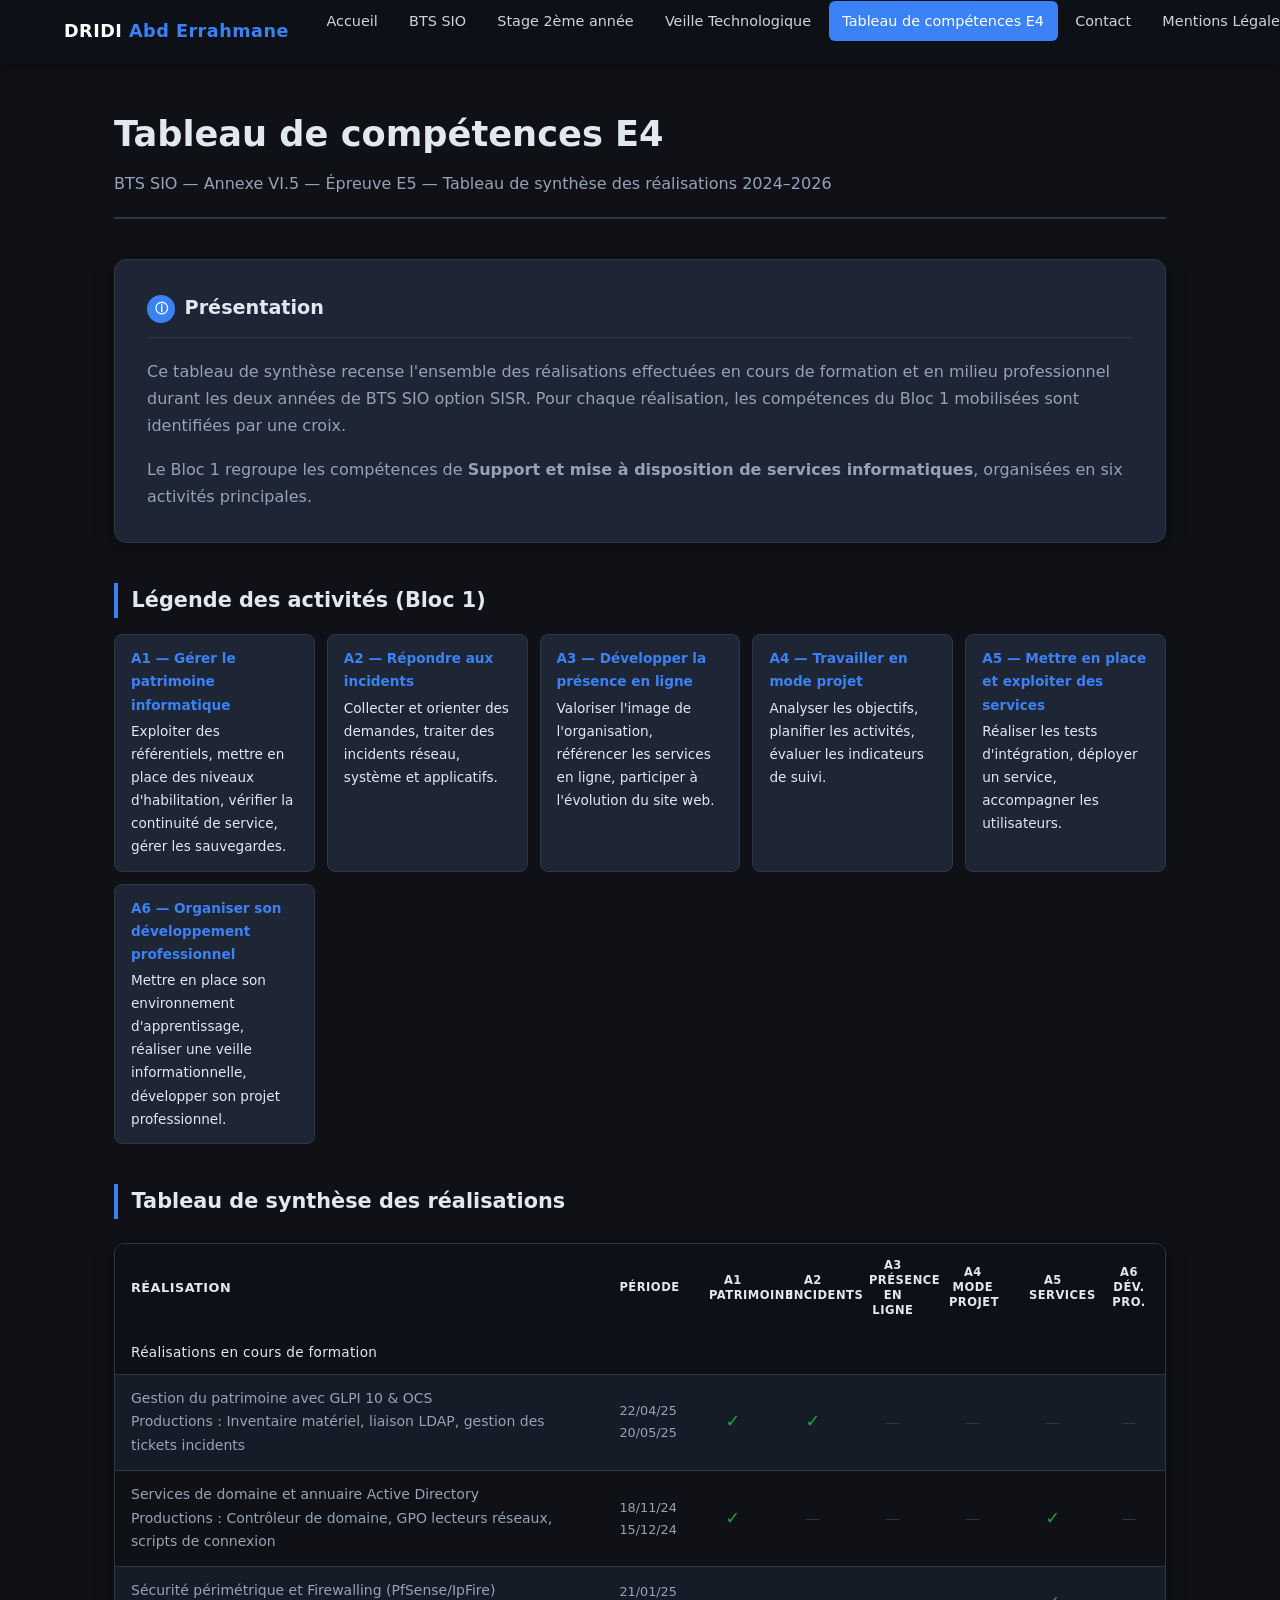
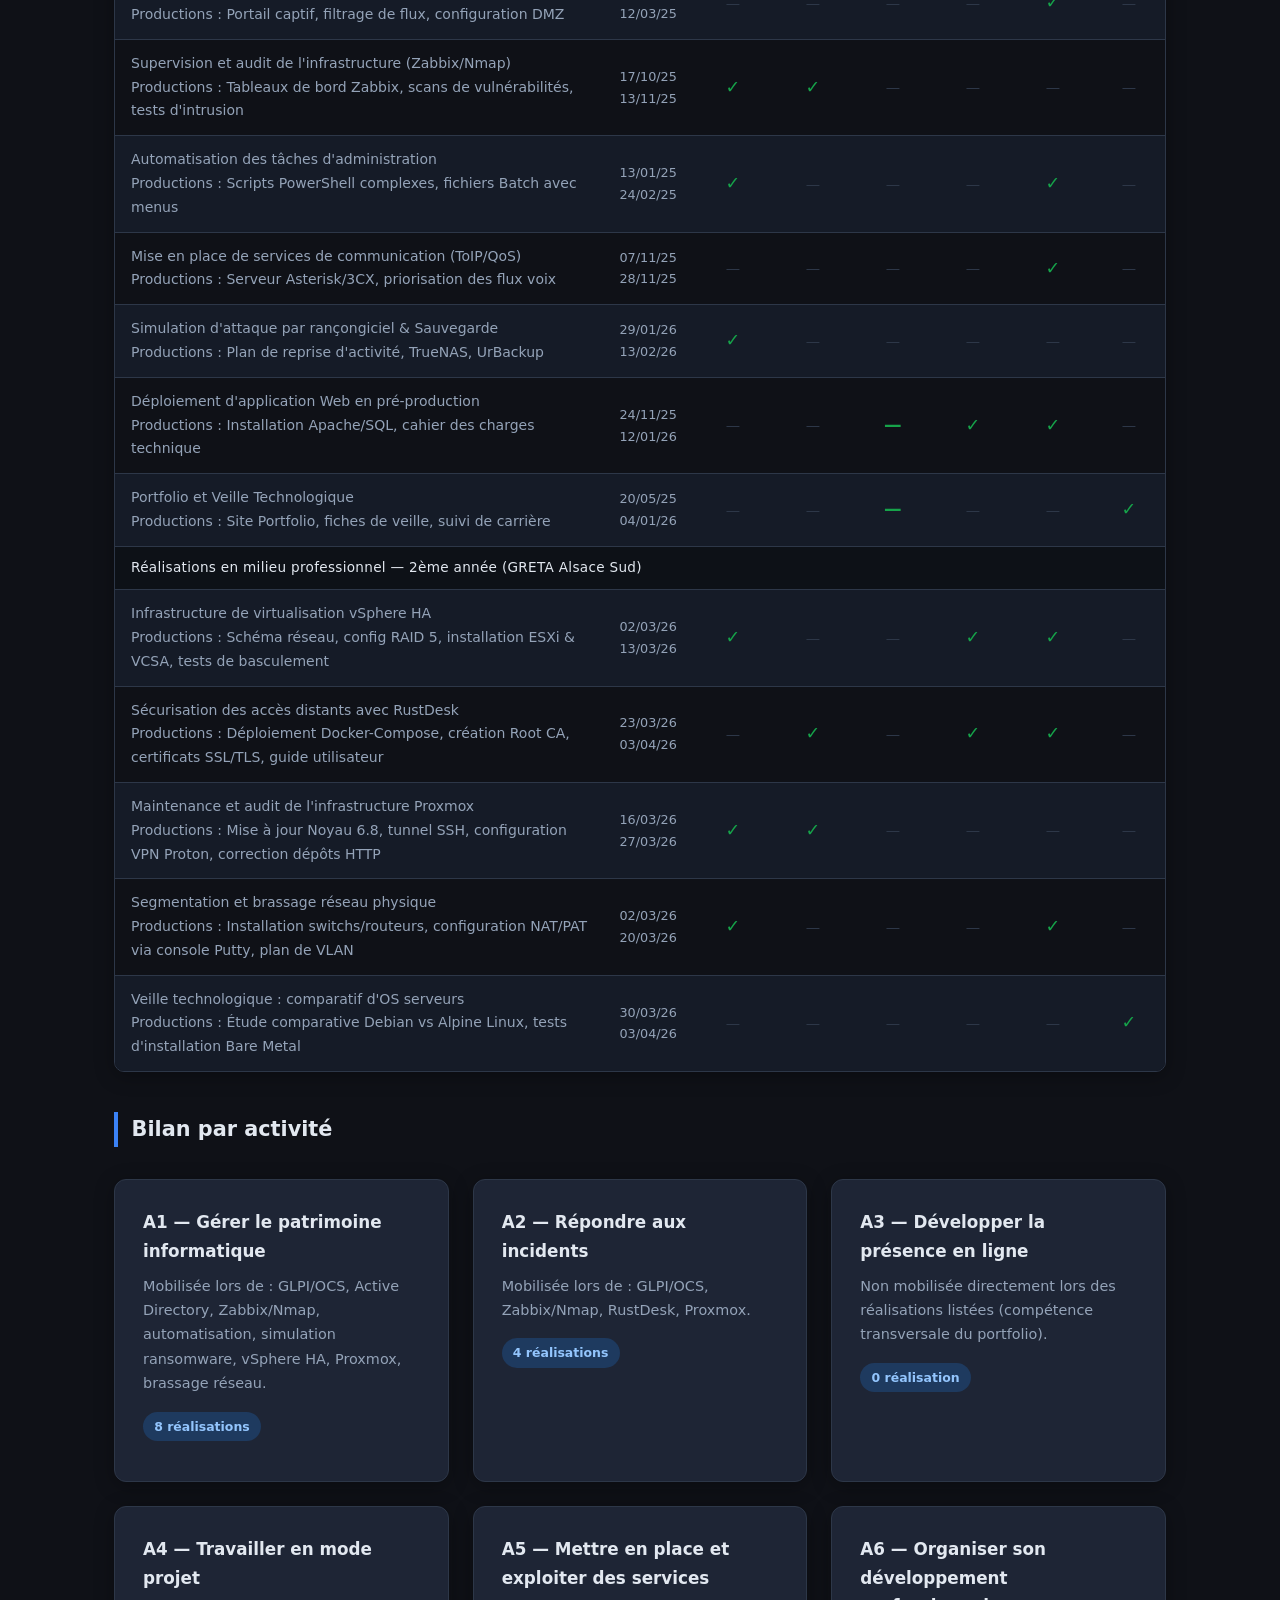
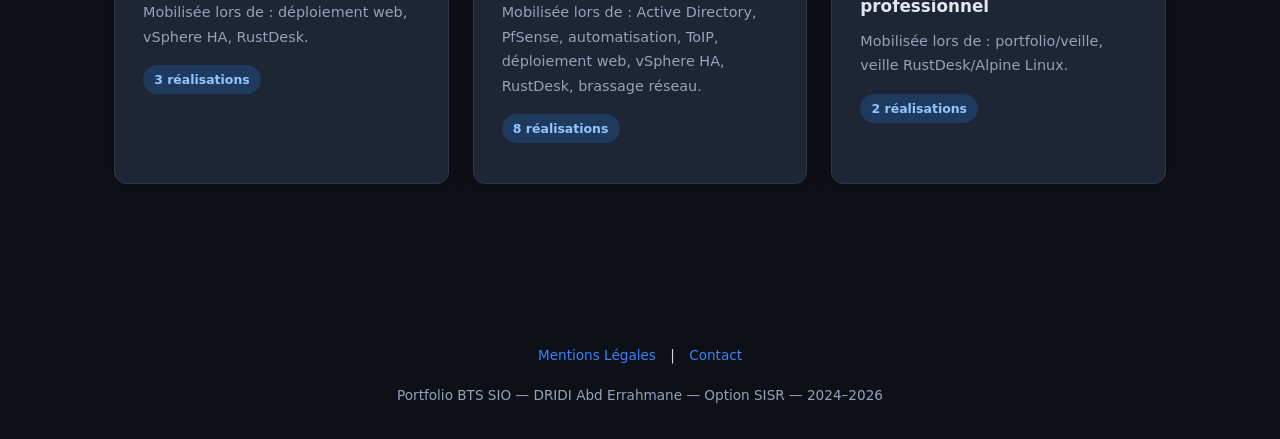
<file: tableau-competences.html>
<!DOCTYPE html>
<html lang="fr" data-theme="dark">
<head>
  <meta charset="UTF-8" />
  <meta name="viewport" content="width=device-width, initial-scale=1.0" />
  <title>Tableau de compétences E4 — Portfolio DRIDI Abd Errahmane</title>
  <link rel="stylesheet" href="css/style.css" />
  <style>
    /* Styles spécifiques au tableau de compétences */
    .comp-table th, .comp-table td {
      text-align: center;
      vertical-align: middle;
    }
    .comp-table td:first-child {
      text-align: left;
      font-weight: 500;
    }
    .comp-table td:nth-child(2) {
      text-align: center;
      font-size: 0.8rem;
      color: var(--text-secondary);
      white-space: nowrap;
    }
    .check-yes {
      color: #16a34a;
      font-size: 1.1rem;
      font-weight: 700;
    }
    .check-no {
      color: var(--border);
      font-size: 0.9rem;
    }
    .section-row td {
      background: var(--table-head-bg) !important;
      color: var(--table-head-text) !important;
      font-weight: 700;
      font-size: 0.85rem;
      text-align: left !important;
      letter-spacing: 0.3px;
      padding: 0.6rem 1rem;
    }
    .bloc-header td {
      background: var(--accent) !important;
      color: #ffffff !important;
      font-weight: 700;
      text-align: left !important;
      font-size: 0.9rem;
      padding: 0.75rem 1rem;
    }
    .col-header {
      font-size: 0.72rem;
      line-height: 1.3;
      max-width: 80px;
    }
    .legend-grid {
      display: grid;
      grid-template-columns: repeat(auto-fit, minmax(200px, 1fr));
      gap: 0.75rem;
      margin: 1rem 0;
    }
    .legend-item {
      background: var(--bg-card);
      border: 1px solid var(--border);
      border-radius: 8px;
      padding: 0.75rem 1rem;
      font-size: 0.85rem;
    }
    .legend-item strong { display: block; color: var(--accent); margin-bottom: 0.2rem; }
  </style>
</head>
<body>

  <!-- ===== NAVIGATION ===== -->
  <nav>
    <div class="nav-container">
      <a class="nav-logo" href="index.html">DRIDI <span>Abd Errahmane</span></a>

      <button class="nav-hamburger" id="nav-hamburger" aria-label="Menu" aria-expanded="false">
        <span></span><span></span><span></span>
      </button>

      <ul class="nav-links" id="nav-links">
        <li><a href="index.html">Accueil</a></li>
        <li><a href="bts-sio.html">BTS SIO</a></li>

        <li><a href="stage-2eme-annee.html">Stage 2ème année</a></li>

        <li><a href="veille-technologique.html">Veille Technologique</a></li>
        <li><a href="tableau-competences.html" class="active">Tableau de compétences E4</a></li>
        <li><a href="contact.html">Contact</a></li>
        <li><a href="mentions-legales.html">Mentions Légales</a></li>

        <li>
          <button id="theme-toggle" aria-label="Changer de thème">☾ Thème sombre</button>
        </li>
      </ul>
    </div>
  </nav>

  <!-- ===== CONTENU PRINCIPAL ===== -->
  <main>

    <div class="page-header">
      <h1>Tableau de compétences E4</h1>
      <p>BTS SIO — Annexe VI.5 — Épreuve E5 — Tableau de synthèse des réalisations 2024–2026</p>
    </div>

    <!-- Présentation -->
    <div class="rapport-section">
      <h2><span class="num">&#9432;</span> Présentation</h2>
      <p>
        Ce tableau de synthèse recense l'ensemble des réalisations effectuées en cours de formation et en milieu professionnel durant les deux années de BTS SIO option SISR. Pour chaque réalisation, les compétences du Bloc 1 mobilisées sont identifiées par une croix.
      </p>
      <p>
        Le Bloc 1 regroupe les compétences de <strong>Support et mise à disposition de services informatiques</strong>, organisées en six activités principales.
      </p>
    </div>

    <!-- Légende des compétences -->
    <h2 class="section-title">Légende des activités (Bloc 1)</h2>
    <div class="legend-grid">
      <div class="legend-item">
        <strong>A1 — Gérer le patrimoine informatique</strong>
        Exploiter des référentiels, mettre en place des niveaux d'habilitation, vérifier la continuité de service, gérer les sauvegardes.
      </div>
      <div class="legend-item">
        <strong>A2 — Répondre aux incidents</strong>
        Collecter et orienter des demandes, traiter des incidents réseau, système et applicatifs.
      </div>
      <div class="legend-item">
        <strong>A3 — Développer la présence en ligne</strong>
        Valoriser l'image de l'organisation, référencer les services en ligne, participer à l'évolution du site web.
      </div>
      <div class="legend-item">
        <strong>A4 — Travailler en mode projet</strong>
        Analyser les objectifs, planifier les activités, évaluer les indicateurs de suivi.
      </div>
      <div class="legend-item">
        <strong>A5 — Mettre en place et exploiter des services</strong>
        Réaliser les tests d'intégration, déployer un service, accompagner les utilisateurs.
      </div>
      <div class="legend-item">
        <strong>A6 — Organiser son développement professionnel</strong>
        Mettre en place son environnement d'apprentissage, réaliser une veille informationnelle, développer son projet professionnel.
      </div>
    </div>

    <!-- Tableau principal -->
    <h2 class="section-title">Tableau de synthèse des réalisations</h2>
    <div class="table-wrapper">
      <table class="comp-table">
        <thead>
          <tr>
            <th style="text-align:left; min-width:280px;">Réalisation</th>
            <th class="col-header">Période</th>
            <th class="col-header">A1<br>Patrimoine</th>
            <th class="col-header">A2<br>Incidents</th>
            <th class="col-header">A3<br>Présence en ligne</th>
            <th class="col-header">A4<br>Mode projet</th>
            <th class="col-header">A5<br>Services</th>
            <th class="col-header">A6<br>Dév. pro.</th>
          </tr>
        </thead>
        <tbody>

          <!-- Section : En cours de formation -->
          <tr class="section-row">
            <td colspan="8">Réalisations en cours de formation</td>
          </tr>

          <tr>
            <td>Gestion du patrimoine avec GLPI 10 &amp; OCS<br><small class="text-muted">Productions : Inventaire matériel, liaison LDAP, gestion des tickets incidents</small></td>
            <td>22/04/25<br>20/05/25</td>
            <td class="check-yes">&#10003;</td>
            <td class="check-yes">&#10003;</td>
            <td class="check-no">&mdash;</td>
            <td class="check-no">&mdash;</td>
            <td class="check-no">&mdash;</td>
            <td class="check-no">&mdash;</td>
          </tr>

          <tr>
            <td>Services de domaine et annuaire Active Directory<br><small class="text-muted">Productions : Contrôleur de domaine, GPO lecteurs réseaux, scripts de connexion</small></td>
            <td>18/11/24<br>15/12/24</td>
            <td class="check-yes">&#10003;</td>
            <td class="check-no">&mdash;</td>
            <td class="check-no">&mdash;</td>
            <td class="check-no">&mdash;</td>
            <td class="check-yes">&#10003;</td>
            <td class="check-no">&mdash;</td>
          </tr>

          <tr>
            <td>Sécurité périmétrique et Firewalling (PfSense/IpFire)<br><small class="text-muted">Productions : Portail captif, filtrage de flux, configuration DMZ</small></td>
            <td>21/01/25<br>12/03/25</td>
            <td class="check-no">&mdash;</td>
            <td class="check-no">&mdash;</td>
            <td class="check-no">&mdash;</td>
            <td class="check-no">&mdash;</td>
            <td class="check-yes">&#10003;</td>
            <td class="check-no">&mdash;</td>
          </tr>

          <tr>
            <td>Supervision et audit de l'infrastructure (Zabbix/Nmap)<br><small class="text-muted">Productions : Tableaux de bord Zabbix, scans de vulnérabilités, tests d'intrusion</small></td>
            <td>17/10/25<br>13/11/25</td>
            <td class="check-yes">&#10003;</td>
            <td class="check-yes">&#10003;</td>
            <td class="check-no">&mdash;</td>
            <td class="check-no">&mdash;</td>
            <td class="check-no">&mdash;</td>
            <td class="check-no">&mdash;</td>
          </tr>

          <tr>
            <td>Automatisation des tâches d'administration<br><small class="text-muted">Productions : Scripts PowerShell complexes, fichiers Batch avec menus</small></td>
            <td>13/01/25<br>24/02/25</td>
            <td class="check-yes">&#10003;</td>
            <td class="check-no">&mdash;</td>
            <td class="check-no">&mdash;</td>
            <td class="check-no">&mdash;</td>
            <td class="check-yes">&#10003;</td>
            <td class="check-no">&mdash;</td>
          </tr>

          <tr>
            <td>Mise en place de services de communication (ToIP/QoS)<br><small class="text-muted">Productions : Serveur Asterisk/3CX, priorisation des flux voix</small></td>
            <td>07/11/25<br>28/11/25</td>
            <td class="check-no">&mdash;</td>
            <td class="check-no">&mdash;</td>
            <td class="check-no">&mdash;</td>
            <td class="check-no">&mdash;</td>
            <td class="check-yes">&#10003;</td>
            <td class="check-no">&mdash;</td>
          </tr>

          <tr>
            <td>Simulation d'attaque par rançongiciel &amp; Sauvegarde<br><small class="text-muted">Productions : Plan de reprise d'activité, TrueNAS, UrBackup</small></td>
            <td>29/01/26<br>13/02/26</td>
            <td class="check-yes">&#10003;</td>
            <td class="check-no">&mdash;</td>
            <td class="check-no">&mdash;</td>
            <td class="check-no">&mdash;</td>
            <td class="check-no">&mdash;</td>
            <td class="check-no">&mdash;</td>
          </tr>

          <tr>
            <td>Déploiement d'application Web en pré-production<br><small class="text-muted">Productions : Installation Apache/SQL, cahier des charges technique</small></td>
            <td>24/11/25<br>12/01/26</td>
            <td class="check-no">&mdash;</td>
            <td class="check-no">&mdash;</td>
            <td class="check-yes">&mdash;</td>
            <td class="check-yes">&#10003;</td>
            <td class="check-yes">&#10003;</td>
            <td class="check-no">&mdash;</td>
          </tr>

          <tr>
            <td>Portfolio et Veille Technologique<br><small class="text-muted">Productions : Site Portfolio, fiches de veille, suivi de carrière</small></td>
            <td>20/05/25<br>04/01/26</td>
            <td class="check-no">&mdash;</td>
            <td class="check-no">&mdash;</td>
            <td class="check-yes">&mdash;</td>
            <td class="check-no">&mdash;</td>
            <td class="check-no">&mdash;</td>
            <td class="check-yes">&#10003;</td>
          </tr>



          <!-- Section : Stage 2ème année -->
          <tr class="section-row">
            <td colspan="8">Réalisations en milieu professionnel — 2ème année (GRETA Alsace Sud)</td>
          </tr>

          <tr>
            <td>Infrastructure de virtualisation vSphere HA<br><small class="text-muted">Productions : Schéma réseau, config RAID 5, installation ESXi &amp; VCSA, tests de basculement</small></td>
            <td>02/03/26<br>13/03/26</td>
            <td class="check-yes">&#10003;</td>
            <td class="check-no">&mdash;</td>
            <td class="check-no">&mdash;</td>
            <td class="check-yes">&#10003;</td>
            <td class="check-yes">&#10003;</td>
            <td class="check-no">&mdash;</td>
          </tr>

          <tr>
            <td>Sécurisation des accès distants avec RustDesk<br><small class="text-muted">Productions : Déploiement Docker-Compose, création Root CA, certificats SSL/TLS, guide utilisateur</small></td>
            <td>23/03/26<br>03/04/26</td>
            <td class="check-no">&mdash;</td>
            <td class="check-yes">&#10003;</td>
            <td class="check-no">&mdash;</td>
            <td class="check-yes">&#10003;</td>
            <td class="check-yes">&#10003;</td>
            <td class="check-no">&mdash;</td>
          </tr>

          <tr>
            <td>Maintenance et audit de l'infrastructure Proxmox<br><small class="text-muted">Productions : Mise à jour Noyau 6.8, tunnel SSH, configuration VPN Proton, correction dépôts HTTP</small></td>
            <td>16/03/26<br>27/03/26</td>
            <td class="check-yes">&#10003;</td>
            <td class="check-yes">&#10003;</td>
            <td class="check-no">&mdash;</td>
            <td class="check-no">&mdash;</td>
            <td class="check-no">&mdash;</td>
            <td class="check-no">&mdash;</td>
          </tr>

          <tr>
            <td>Segmentation et brassage réseau physique<br><small class="text-muted">Productions : Installation switchs/routeurs, configuration NAT/PAT via console Putty, plan de VLAN</small></td>
            <td>02/03/26<br>20/03/26</td>
            <td class="check-yes">&#10003;</td>
            <td class="check-no">&mdash;</td>
            <td class="check-no">&mdash;</td>
            <td class="check-no">&mdash;</td>
            <td class="check-yes">&#10003;</td>
            <td class="check-no">&mdash;</td>
          </tr>

          <tr>
            <td>Veille technologique : comparatif d'OS serveurs<br><small class="text-muted">Productions : Étude comparative Debian vs Alpine Linux, tests d'installation Bare Metal</small></td>
            <td>30/03/26<br>03/04/26</td>
            <td class="check-no">&mdash;</td>
            <td class="check-no">&mdash;</td>
            <td class="check-no">&mdash;</td>
            <td class="check-no">&mdash;</td>
            <td class="check-no">&mdash;</td>
            <td class="check-yes">&#10003;</td>
          </tr>

        </tbody>
      </table>
    </div>

    <!-- Bilan par compétence -->
    <h2 class="section-title">Bilan par activité</h2>
    <div class="cards-grid">
      <div class="card">
        <h3>A1 — Gérer le patrimoine informatique</h3>
        <p>Mobilisée lors de : GLPI/OCS, Active Directory, Zabbix/Nmap, automatisation, simulation ransomware, vSphere HA, Proxmox, brassage réseau.</p>
        <div class="tags"><span class="tag">8 réalisations</span></div>
      </div>
      <div class="card">
        <h3>A2 — Répondre aux incidents</h3>
        <p>Mobilisée lors de : GLPI/OCS, Zabbix/Nmap, RustDesk, Proxmox.</p>
        <div class="tags"><span class="tag">4 réalisations</span></div>
      </div>
      <div class="card">
        <h3>A3 — Développer la présence en ligne</h3>
        <p>Non mobilisée directement lors des réalisations listées (compétence transversale du portfolio).</p>
        <div class="tags"><span class="tag">0 réalisation</span></div>
      </div>
      <div class="card">
        <h3>A4 — Travailler en mode projet</h3>
        <p>Mobilisée lors de : déploiement web, vSphere HA, RustDesk.</p>
        <div class="tags"><span class="tag">3 réalisations</span></div>
      </div>
      <div class="card">
        <h3>A5 — Mettre en place et exploiter des services</h3>
        <p>Mobilisée lors de : Active Directory, PfSense, automatisation, ToIP, déploiement web, vSphere HA, RustDesk, brassage réseau.</p>
        <div class="tags"><span class="tag">8 réalisations</span></div>
      </div>
      <div class="card">
        <h3>A6 — Organiser son développement professionnel</h3>
        <p>Mobilisée lors de : portfolio/veille, veille RustDesk/Alpine Linux.</p>
        <div class="tags"><span class="tag">2 réalisations</span></div>
      </div>
    </div>

  </main>

  <!-- ===== FOOTER ===== -->
  <footer>
    <div style="margin-bottom: 1rem;">
      <a href="mentions-legales.html" style="margin: 0 10px;">Mentions Légales</a> | 
      <a href="contact.html" style="margin: 0 10px;">Contact</a>
    </div>
    <p>Portfolio BTS SIO &mdash; DRIDI Abd Errahmane &mdash; Option SISR &mdash; 2024&ndash;2026</p>
  </footer>

  <script src="js/main.js"></script>
</body>
</html>
</file>
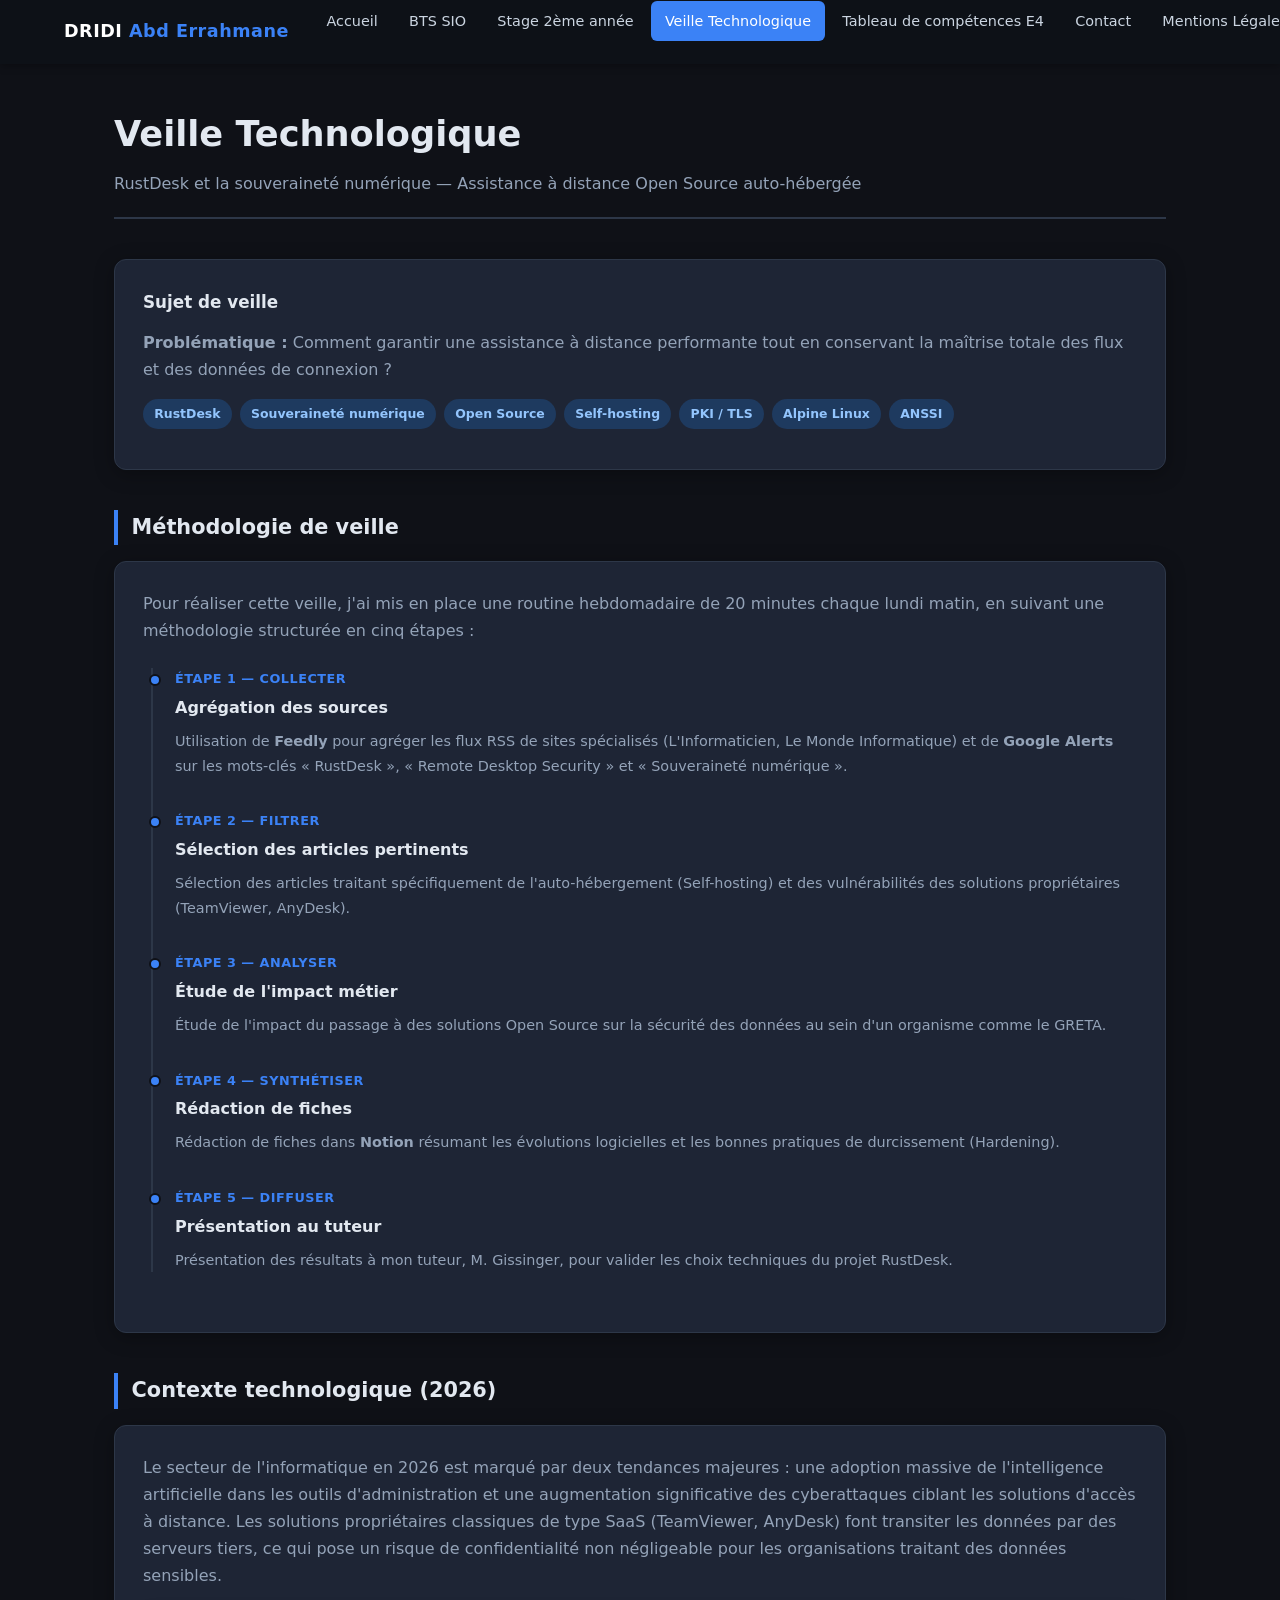
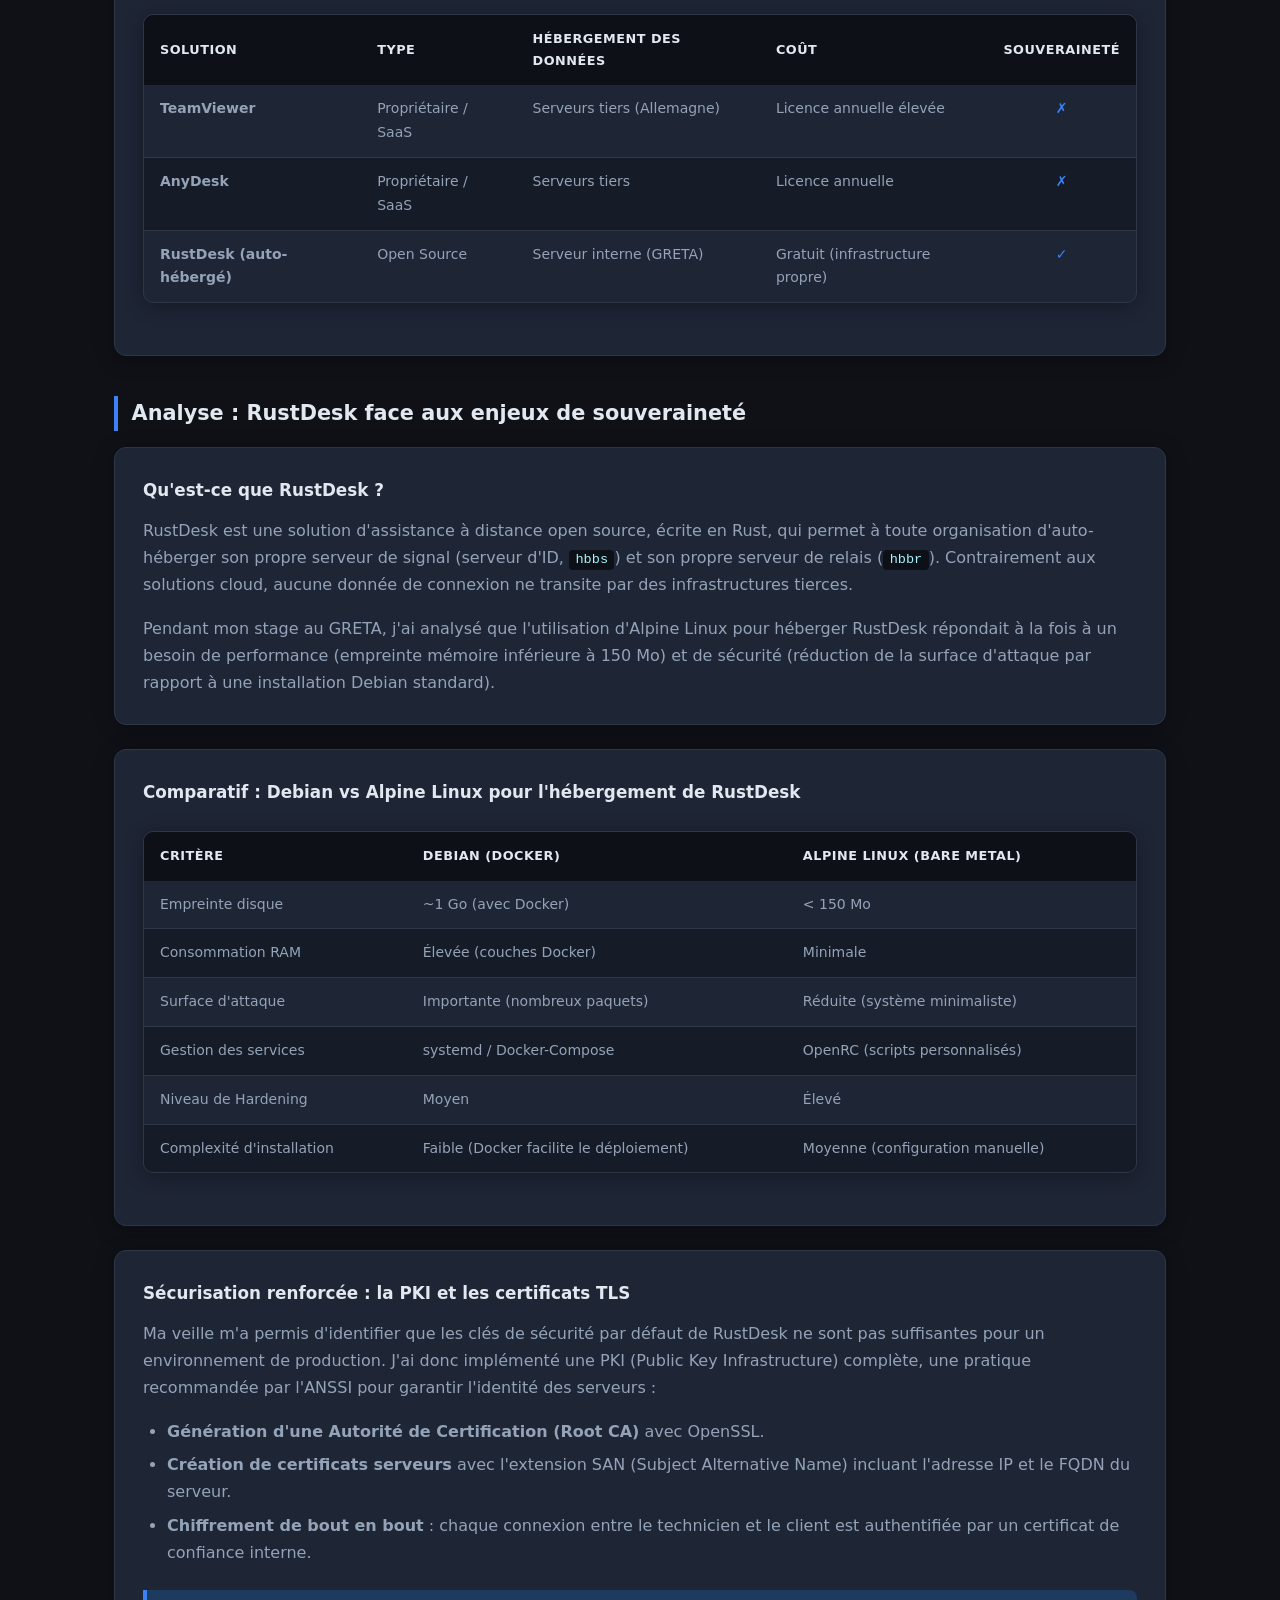
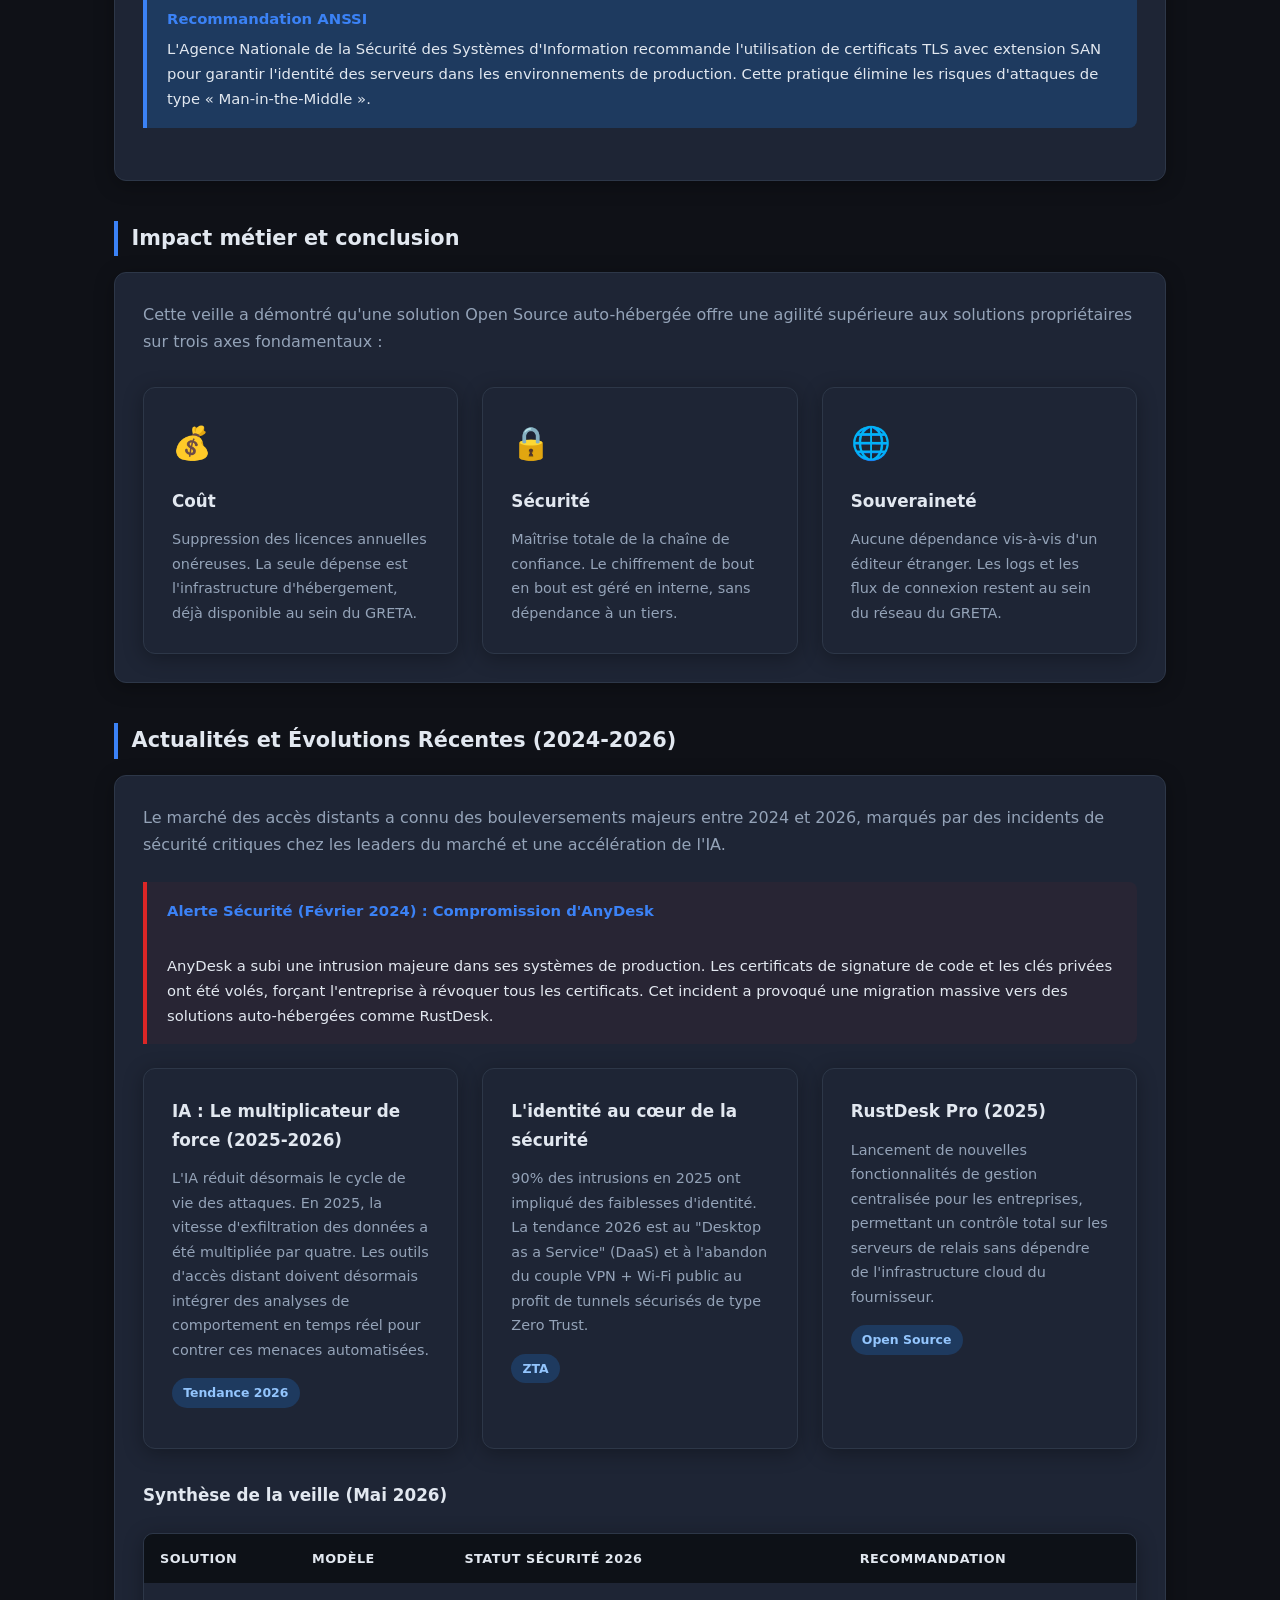
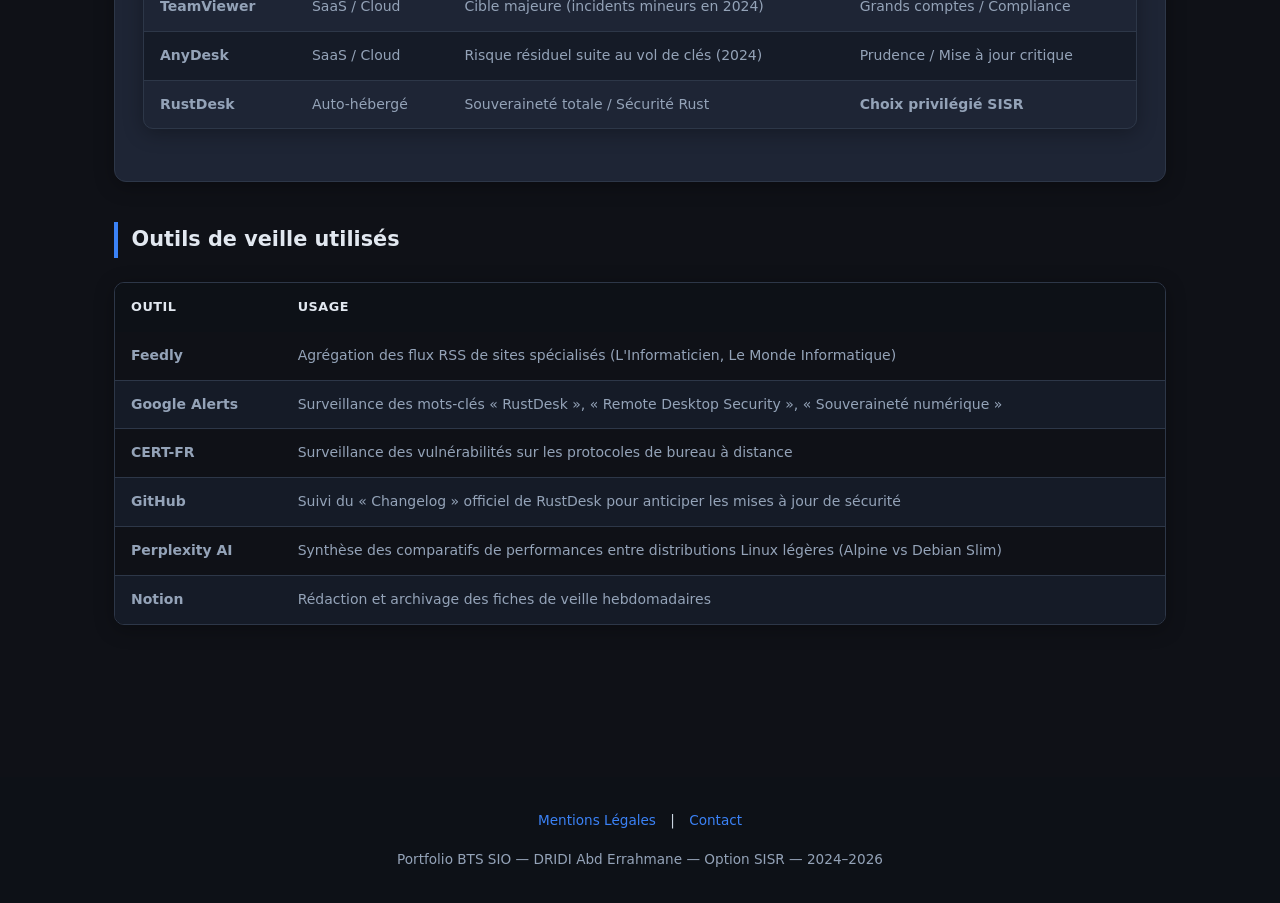
<file: veille-technologique.html>
<!DOCTYPE html>
<html lang="fr" data-theme="dark">
<head>
  <meta charset="UTF-8" />
  <meta name="viewport" content="width=device-width, initial-scale=1.0" />
  <title>Veille Technologique — Portfolio DRIDI Abd Errahmane</title>
  <link rel="stylesheet" href="css/style.css" />
</head>
<body>

  <!-- ===== NAVIGATION ===== -->
  <nav>
    <div class="nav-container">
      <a class="nav-logo" href="index.html">DRIDI <span>Abd Errahmane</span></a>

      <button class="nav-hamburger" id="nav-hamburger" aria-label="Menu" aria-expanded="false">
        <span></span><span></span><span></span>
      </button>

      <ul class="nav-links" id="nav-links">
        <li><a href="index.html">Accueil</a></li>
        <li><a href="bts-sio.html">BTS SIO</a></li>

        <li><a href="stage-2eme-annee.html">Stage 2ème année</a></li>

        <li><a href="veille-technologique.html" class="active">Veille Technologique</a></li>
        <li><a href="tableau-competences.html">Tableau de compétences E4</a></li>
        <li><a href="contact.html">Contact</a></li>
        <li><a href="mentions-legales.html">Mentions Légales</a></li>

        <li>
          <button id="theme-toggle" aria-label="Changer de thème">☾ Thème sombre</button>
        </li>
      </ul>
    </div>
  </nav>

  <!-- ===== CONTENU PRINCIPAL ===== -->
  <main>

    <div class="page-header">
      <h1>Veille Technologique</h1>
      <p>RustDesk et la souveraineté numérique — Assistance à distance Open Source auto-hébergée</p>
    </div>

    <!-- Présentation du sujet -->
    <div class="veille-card">
      <h3>Sujet de veille</h3>
      <p>
        <strong>Problématique :</strong> Comment garantir une assistance à distance performante tout en conservant la maîtrise totale des flux et des données de connexion ?
      </p>
      <div class="tags">
        <span class="tag">RustDesk</span>
        <span class="tag">Souveraineté numérique</span>
        <span class="tag">Open Source</span>
        <span class="tag">Self-hosting</span>
        <span class="tag">PKI / TLS</span>
        <span class="tag">Alpine Linux</span>
        <span class="tag">ANSSI</span>
      </div>
    </div>

    <!-- Méthodologie -->
    <h2 class="section-title">Méthodologie de veille</h2>
    <div class="veille-card">
      <p>
        Pour réaliser cette veille, j'ai mis en place une routine hebdomadaire de 20 minutes chaque lundi matin, en suivant une méthodologie structurée en cinq étapes :
      </p>
      <div class="timeline">
        <div class="timeline-item">
          <div class="timeline-date">Étape 1 — Collecter</div>
          <h4>Agrégation des sources</h4>
          <p>Utilisation de <strong>Feedly</strong> pour agréger les flux RSS de sites spécialisés (L'Informaticien, Le Monde Informatique) et de <strong>Google Alerts</strong> sur les mots-clés « RustDesk », « Remote Desktop Security » et « Souveraineté numérique ».</p>
        </div>
        <div class="timeline-item">
          <div class="timeline-date">Étape 2 — Filtrer</div>
          <h4>Sélection des articles pertinents</h4>
          <p>Sélection des articles traitant spécifiquement de l'auto-hébergement (Self-hosting) et des vulnérabilités des solutions propriétaires (TeamViewer, AnyDesk).</p>
        </div>
        <div class="timeline-item">
          <div class="timeline-date">Étape 3 — Analyser</div>
          <h4>Étude de l'impact métier</h4>
          <p>Étude de l'impact du passage à des solutions Open Source sur la sécurité des données au sein d'un organisme comme le GRETA.</p>
        </div>
        <div class="timeline-item">
          <div class="timeline-date">Étape 4 — Synthétiser</div>
          <h4>Rédaction de fiches</h4>
          <p>Rédaction de fiches dans <strong>Notion</strong> résumant les évolutions logicielles et les bonnes pratiques de durcissement (Hardening).</p>
        </div>
        <div class="timeline-item">
          <div class="timeline-date">Étape 5 — Diffuser</div>
          <h4>Présentation au tuteur</h4>
          <p>Présentation des résultats à mon tuteur, M. Gissinger, pour valider les choix techniques du projet RustDesk.</p>
        </div>
      </div>
    </div>

    <!-- Contexte -->
    <h2 class="section-title">Contexte technologique (2026)</h2>
    <div class="veille-card">
      <p>
        Le secteur de l'informatique en 2026 est marqué par deux tendances majeures : une adoption massive de l'intelligence artificielle dans les outils d'administration et une augmentation significative des cyberattaques ciblant les solutions d'accès à distance. Les solutions propriétaires classiques de type SaaS (TeamViewer, AnyDesk) font transiter les données par des serveurs tiers, ce qui pose un risque de confidentialité non négligeable pour les organisations traitant des données sensibles.
      </p>
      <div class="table-wrapper">
        <table>
          <thead>
            <tr>
              <th>Solution</th>
              <th>Type</th>
              <th>Hébergement des données</th>
              <th>Coût</th>
              <th>Souveraineté</th>
            </tr>
          </thead>
          <tbody>
            <tr>
              <td><strong>TeamViewer</strong></td>
              <td>Propriétaire / SaaS</td>
              <td>Serveurs tiers (Allemagne)</td>
              <td>Licence annuelle élevée</td>
              <td class="check">&#10007;</td>
            </tr>
            <tr>
              <td><strong>AnyDesk</strong></td>
              <td>Propriétaire / SaaS</td>
              <td>Serveurs tiers</td>
              <td>Licence annuelle</td>
              <td class="check">&#10007;</td>
            </tr>
            <tr>
              <td><strong>RustDesk (auto-hébergé)</strong></td>
              <td>Open Source</td>
              <td>Serveur interne (GRETA)</td>
              <td>Gratuit (infrastructure propre)</td>
              <td class="check" style="color: var(--accent);">&#10003;</td>
            </tr>
          </tbody>
        </table>
      </div>
    </div>

    <!-- Analyse RustDesk -->
    <h2 class="section-title">Analyse : RustDesk face aux enjeux de souveraineté</h2>

    <div class="veille-card">
      <h3>Qu'est-ce que RustDesk ?</h3>
      <p>
        RustDesk est une solution d'assistance à distance open source, écrite en Rust, qui permet à toute organisation d'auto-héberger son propre serveur de signal (serveur d'ID, <code>hbbs</code>) et son propre serveur de relais (<code>hbbr</code>). Contrairement aux solutions cloud, aucune donnée de connexion ne transite par des infrastructures tierces.
      </p>
      <p>
        Pendant mon stage au GRETA, j'ai analysé que l'utilisation d'Alpine Linux pour héberger RustDesk répondait à la fois à un besoin de performance (empreinte mémoire inférieure à 150 Mo) et de sécurité (réduction de la surface d'attaque par rapport à une installation Debian standard).
      </p>
    </div>

    <div class="veille-card">
      <h3>Comparatif : Debian vs Alpine Linux pour l'hébergement de RustDesk</h3>
      <div class="table-wrapper">
        <table>
          <thead>
            <tr>
              <th>Critère</th>
              <th>Debian (Docker)</th>
              <th>Alpine Linux (Bare Metal)</th>
            </tr>
          </thead>
          <tbody>
            <tr>
              <td>Empreinte disque</td>
              <td>~1 Go (avec Docker)</td>
              <td>&lt; 150 Mo</td>
            </tr>
            <tr>
              <td>Consommation RAM</td>
              <td>Élevée (couches Docker)</td>
              <td>Minimale</td>
            </tr>
            <tr>
              <td>Surface d'attaque</td>
              <td>Importante (nombreux paquets)</td>
              <td>Réduite (système minimaliste)</td>
            </tr>
            <tr>
              <td>Gestion des services</td>
              <td>systemd / Docker-Compose</td>
              <td>OpenRC (scripts personnalisés)</td>
            </tr>
            <tr>
              <td>Niveau de Hardening</td>
              <td>Moyen</td>
              <td>Élevé</td>
            </tr>
            <tr>
              <td>Complexité d'installation</td>
              <td>Faible (Docker facilite le déploiement)</td>
              <td>Moyenne (configuration manuelle)</td>
            </tr>
          </tbody>
        </table>
      </div>
    </div>

    <div class="veille-card">
      <h3>Sécurisation renforcée : la PKI et les certificats TLS</h3>
      <p>
        Ma veille m'a permis d'identifier que les clés de sécurité par défaut de RustDesk ne sont pas suffisantes pour un environnement de production. J'ai donc implémenté une PKI (Public Key Infrastructure) complète, une pratique recommandée par l'ANSSI pour garantir l'identité des serveurs :
      </p>
      <ul>
        <li><strong>Génération d'une Autorité de Certification (Root CA)</strong> avec OpenSSL.</li>
        <li><strong>Création de certificats serveurs</strong> avec l'extension SAN (Subject Alternative Name) incluant l'adresse IP et le FQDN du serveur.</li>
        <li><strong>Chiffrement de bout en bout</strong> : chaque connexion entre le technicien et le client est authentifiée par un certificat de confiance interne.</li>
      </ul>
      <div class="info-box">
        <strong>Recommandation ANSSI</strong>
        L'Agence Nationale de la Sécurité des Systèmes d'Information recommande l'utilisation de certificats TLS avec extension SAN pour garantir l'identité des serveurs dans les environnements de production. Cette pratique élimine les risques d'attaques de type « Man-in-the-Middle ».
      </div>
    </div>

    <!-- Impact métier -->
    <h2 class="section-title">Impact métier et conclusion</h2>
    <div class="veille-card">
      <p>Cette veille a démontré qu'une solution Open Source auto-hébergée offre une agilité supérieure aux solutions propriétaires sur trois axes fondamentaux :</p>
      <div class="cards-grid">
        <div class="card">
          <div class="card-icon">&#128176;</div>
          <h3>Coût</h3>
          <p>Suppression des licences annuelles onéreuses. La seule dépense est l'infrastructure d'hébergement, déjà disponible au sein du GRETA.</p>
        </div>
        <div class="card">
          <div class="card-icon">&#128274;</div>
          <h3>Sécurité</h3>
          <p>Maîtrise totale de la chaîne de confiance. Le chiffrement de bout en bout est géré en interne, sans dépendance à un tiers.</p>
        </div>
        <div class="card">
          <div class="card-icon">&#127760;</div>
          <h3>Souveraineté</h3>
          <p>Aucune dépendance vis-à-vis d'un éditeur étranger. Les logs et les flux de connexion restent au sein du réseau du GRETA.</p>
        </div>
      </div>
    </div>

    <!-- Actualités et Évolutions -->
    <h2 class="section-title">Actualités et Évolutions Récentes (2024-2026)</h2>
    <div class="veille-card">
      <p>
        Le marché des accès distants a connu des bouleversements majeurs entre 2024 et 2026, marqués par des incidents de sécurité critiques chez les leaders du marché et une accélération de l'IA.
      </p>
      
      <div class="info-box" style="border-left-color: #dc2626; background: rgba(220, 38, 38, 0.05);">
        <strong>Alerte Sécurité (Février 2024) : Compromission d'AnyDesk</strong><br>
        AnyDesk a subi une intrusion majeure dans ses systèmes de production. Les certificats de signature de code et les clés privées ont été volés, forçant l'entreprise à révoquer tous les certificats. Cet incident a provoqué une migration massive vers des solutions auto-hébergées comme RustDesk.
      </div>

      <div class="cards-grid" style="margin-top: 1.5rem;">
        <div class="card">
          <h3>IA : Le multiplicateur de force (2025-2026)</h3>
          <p>L'IA réduit désormais le cycle de vie des attaques. En 2025, la vitesse d'exfiltration des données a été multipliée par quatre. Les outils d'accès distant doivent désormais intégrer des analyses de comportement en temps réel pour contrer ces menaces automatisées.</p>
          <div class="tags"><span class="tag">Tendance 2026</span></div>
        </div>
        <div class="card">
          <h3>L'identité au cœur de la sécurité</h3>
          <p>90% des intrusions en 2025 ont impliqué des faiblesses d'identité. La tendance 2026 est au "Desktop as a Service" (DaaS) et à l'abandon du couple VPN + Wi-Fi public au profit de tunnels sécurisés de type Zero Trust.</p>
          <div class="tags"><span class="tag">ZTA</span></div>
        </div>
        <div class="card">
          <h3>RustDesk Pro (2025)</h3>
          <p>Lancement de nouvelles fonctionnalités de gestion centralisée pour les entreprises, permettant un contrôle total sur les serveurs de relais sans dépendre de l'infrastructure cloud du fournisseur.</p>
          <div class="tags"><span class="tag">Open Source</span></div>
        </div>
      </div>

      <h3 style="margin-top: 2rem;">Synthèse de la veille (Mai 2026)</h3>
      <div class="table-wrapper">
        <table>
          <thead>
            <tr>
              <th>Solution</th>
              <th>Modèle</th>
              <th>Statut Sécurité 2026</th>
              <th>Recommandation</th>
            </tr>
          </thead>
          <tbody>
            <tr>
              <td><strong>TeamViewer</strong></td>
              <td>SaaS / Cloud</td>
              <td>Cible majeure (incidents mineurs en 2024)</td>
              <td>Grands comptes / Compliance</td>
            </tr>
            <tr>
              <td><strong>AnyDesk</strong></td>
              <td>SaaS / Cloud</td>
              <td>Risque résiduel suite au vol de clés (2024)</td>
              <td>Prudence / Mise à jour critique</td>
            </tr>
            <tr>
              <td><strong>RustDesk</strong></td>
              <td>Auto-hébergé</td>
              <td>Souveraineté totale / Sécurité Rust</td>
              <td><strong>Choix privilégié SISR</strong></td>
            </tr>
          </tbody>
        </table>
      </div>
    </div>

    <!-- Outils de veille -->
    <h2 class="section-title">Outils de veille utilisés</h2>
    <div class="table-wrapper">
      <table>
        <thead>
          <tr>
            <th>Outil</th>
            <th>Usage</th>
          </tr>
        </thead>
        <tbody>
          <tr>
            <td><strong>Feedly</strong></td>
            <td>Agrégation des flux RSS de sites spécialisés (L'Informaticien, Le Monde Informatique)</td>
          </tr>
          <tr>
            <td><strong>Google Alerts</strong></td>
            <td>Surveillance des mots-clés « RustDesk », « Remote Desktop Security », « Souveraineté numérique »</td>
          </tr>
          <tr>
            <td><strong>CERT-FR</strong></td>
            <td>Surveillance des vulnérabilités sur les protocoles de bureau à distance</td>
          </tr>
          <tr>
            <td><strong>GitHub</strong></td>
            <td>Suivi du « Changelog » officiel de RustDesk pour anticiper les mises à jour de sécurité</td>
          </tr>
          <tr>
            <td><strong>Perplexity AI</strong></td>
            <td>Synthèse des comparatifs de performances entre distributions Linux légères (Alpine vs Debian Slim)</td>
          </tr>
          <tr>
            <td><strong>Notion</strong></td>
            <td>Rédaction et archivage des fiches de veille hebdomadaires</td>
          </tr>
        </tbody>
      </table>
    </div>

  </main>

  <!-- ===== FOOTER ===== -->
  <footer>
    <div style="margin-bottom: 1rem;">
      <a href="mentions-legales.html" style="margin: 0 10px;">Mentions Légales</a> | 
      <a href="contact.html" style="margin: 0 10px;">Contact</a>
    </div>
    <p>Portfolio BTS SIO &mdash; DRIDI Abd Errahmane &mdash; Option SISR &mdash; 2024&ndash;2026</p>
  </footer>

  <script src="js/main.js"></script>
</body>
</html>
</file>
<file: css/style.css>
/* =========================================================
   Portfolio BTS SIO - DRIDI Abd Errahmane
   style.css — Thème sobre et élégant, clair/sombre
   ========================================================= */

/* --- Variables de thème --- */
:root {
  --bg-primary:       #f4f6f9;
  --bg-secondary:     #ffffff;
  --bg-nav:           #1a1f2e;
  --bg-card:          #ffffff;
  --text-primary:     #000000;
  --text-secondary:   #000000;
  --text-nav:         #e2e8f0;
  --text-nav-hover:   #ffffff;
  --accent:           #2563eb;
  --accent-hover:     #1d4ed8;
  --accent-light:     #dbeafe;
  --border:           #e2e8f0;
  --border-nav:       rgba(255,255,255,0.08);
  --shadow:           0 2px 12px rgba(0,0,0,0.08);
  --shadow-card:      0 4px 20px rgba(0,0,0,0.06);
  --tag-bg:           #dbeafe;
  --tag-text:         #1d4ed8;
  --table-head-bg:    #1a1f2e;
  --table-head-text:  #ffffff;
  --table-alt:        #f8fafc;
  --code-bg:          #f1f5f9;
  --code-text:        #1e293b;
  --hero-gradient:    linear-gradient(135deg, #1a1f2e 0%, #2563eb 100%);
}

[data-theme="dark"] {
  --bg-primary:       #0f1117;
  --bg-secondary:     #1a1f2e;
  --bg-nav:           #0d1117;
  --bg-card:          #1e2535;
  --text-primary:     #e2e8f0;
  --text-secondary:   #94a3b8;
  --text-nav:         #cbd5e1;
  --text-nav-hover:   #ffffff;
  --accent:           #3b82f6;
  --accent-hover:     #60a5fa;
  --accent-light:     #1e3a5f;
  --border:           #2d3748;
  --border-nav:       rgba(255,255,255,0.06);
  --shadow:           0 2px 12px rgba(0,0,0,0.4);
  --shadow-card:      0 4px 20px rgba(0,0,0,0.3);
  --tag-bg:           #1e3a5f;
  --tag-text:         #93c5fd;
  --table-head-bg:    #0d1117;
  --table-head-text:  #e2e8f0;
  --table-alt:        #151b27;
  --code-bg:          #0d1117;
  --code-text:        #a5f3fc;
  --hero-gradient:    linear-gradient(135deg, #0d1117 0%, #1e3a5f 100%);
}

/* --- Reset & base --- */
*, *::before, *::after { box-sizing: border-box; margin: 0; padding: 0; }

html { scroll-behavior: smooth; font-size: 16px; }

body {
  font-family: 'Segoe UI', system-ui, -apple-system, sans-serif;
  background-color: var(--bg-primary);
  color: var(--text-primary);
  line-height: 1.7;
  transition: background-color 0.3s, color 0.3s;
}

a { color: var(--accent); text-decoration: none; transition: color 0.2s; }
a:hover { color: var(--accent-hover); }

img { max-width: 100%; display: block; }

/* --- Navigation --- */
nav {
  background-color: var(--bg-nav);
  position: sticky;
  top: 0;
  z-index: 1000;
  box-shadow: 0 2px 8px rgba(0,0,0,0.3);
}

.nav-container {
  max-width: 1200px;
  margin: 0 auto;
  padding: 0 1.5rem;
  display: flex;
  align-items: center;
  justify-content: space-between;
  height: 64px;
}

.nav-logo {
  font-size: 1.1rem;
  font-weight: 700;
  color: #ffffff;
  letter-spacing: 0.5px;
  white-space: nowrap;
}

.nav-logo span { color: var(--accent); }

.nav-links {
  display: flex;
  align-items: center;
  gap: 0.25rem;
  list-style: none;
}

.nav-links > li { position: relative; }

.nav-links > li > a,
.nav-links > li > button.nav-dropdown-toggle {
  display: flex;
  align-items: center;
  gap: 0.3rem;
  padding: 0.5rem 0.85rem;
  color: var(--text-nav);
  font-size: 0.9rem;
  font-weight: 500;
  border-radius: 6px;
  border: none;
  background: none;
  cursor: pointer;
  transition: background 0.2s, color 0.2s;
  white-space: nowrap;
}

.nav-links > li > a:hover,
.nav-links > li > button.nav-dropdown-toggle:hover,
.nav-links > li > a.active,
.nav-links > li > button.nav-dropdown-toggle.active {
  background: rgba(255,255,255,0.1);
  color: var(--text-nav-hover);
}

.nav-links > li > a.active { background: var(--accent); }

/* Flèche dropdown */
.nav-dropdown-toggle .arrow {
  font-size: 0.65rem;
  transition: transform 0.25s;
  display: inline-block;
}
.nav-dropdown-toggle.open .arrow { transform: rotate(180deg); }

/* Sous-menu dropdown */
.dropdown-menu {
  display: none;
  position: absolute;
  top: calc(100% + 8px);
  left: 0;
  background: var(--bg-card);
  border: 1px solid var(--border);
  border-radius: 8px;
  box-shadow: var(--shadow);
  min-width: 220px;
  overflow: hidden;
  z-index: 200;
}

.dropdown-menu.open { display: block; }

.dropdown-menu a {
  display: block;
  padding: 0.65rem 1.1rem;
  color: var(--text-primary);
  font-size: 0.875rem;
  border-bottom: 1px solid var(--border);
  transition: background 0.15s;
}

.dropdown-menu a:last-child { border-bottom: none; }
.dropdown-menu a:hover { background: var(--accent-light); color: var(--accent); }

/* Bouton thème */
#theme-toggle {
  background: rgba(255,255,255,0.1);
  border: 1px solid rgba(255,255,255,0.15);
  color: var(--text-nav);
  padding: 0.4rem 0.75rem;
  border-radius: 6px;
  cursor: pointer;
  font-size: 0.85rem;
  transition: background 0.2s, color 0.2s;
  white-space: nowrap;
}
#theme-toggle:hover { background: rgba(255,255,255,0.18); color: #fff; }

/* Hamburger */
.nav-hamburger {
  display: none;
  flex-direction: column;
  gap: 5px;
  cursor: pointer;
  padding: 0.4rem;
  background: none;
  border: none;
}
.nav-hamburger span {
  display: block;
  width: 24px;
  height: 2px;
  background: var(--text-nav);
  border-radius: 2px;
  transition: all 0.3s;
}

/* --- Mobile nav --- */
@media (max-width: 900px) {
  .nav-hamburger { display: flex; }

  .nav-links {
    display: none;
    flex-direction: column;
    align-items: stretch;
    position: absolute;
    top: 64px;
    left: 0;
    right: 0;
    background: var(--bg-nav);
    padding: 1rem;
    gap: 0.25rem;
    border-top: 1px solid var(--border-nav);
  }

  .nav-links.open { display: flex; }

  .nav-links > li > a,
  .nav-links > li > button.nav-dropdown-toggle {
    width: 100%;
    justify-content: space-between;
    padding: 0.65rem 1rem;
  }

  .dropdown-menu {
    position: static;
    box-shadow: none;
    border: none;
    border-radius: 0;
    background: rgba(255,255,255,0.04);
    margin-top: 0.25rem;
  }

  .dropdown-menu a { padding-left: 2rem; }

  #theme-toggle { width: 100%; text-align: center; margin-top: 0.5rem; }
}

/* --- Layout principal --- */
main {
  max-width: 1100px;
  margin: 0 auto;
  padding: 2.5rem 1.5rem 4rem;
}

/* --- Hero (page d'accueil) --- */
.hero {
  background: var(--hero-gradient);
  color: #ffffff;
  padding: 5rem 2rem;
  text-align: center;
  margin-bottom: 3rem;
}

.hero h1 {
  font-size: clamp(2rem, 5vw, 3.2rem);
  font-weight: 800;
  margin-bottom: 1rem;
  letter-spacing: -0.5px;
}

.hero p {
  font-size: 1.15rem;
  opacity: 0.95;
  max-width: 600px;
  margin: 0 auto 2rem;
  color: #ffffff; /* Par défaut sur le gradient sombre */
}

/* Forcer le texte hero en noir quand le thème global est CLAIR */
[data-theme="light"] .hero p {
  color: #000000 !important;
  font-weight: 500;
}

.hero-badges {
  display: flex;
  flex-wrap: wrap;
  gap: 0.6rem;
  justify-content: center;
  margin-bottom: 2rem;
}

.badge {
  background: rgba(255,255,255,0.15);
  border: 1px solid rgba(255,255,255,0.25);
  color: #fff;
  padding: 0.35rem 0.9rem;
  border-radius: 20px;
  font-size: 0.85rem;
  font-weight: 500;
}

.btn {
  display: inline-block;
  padding: 0.75rem 2rem;
  background: var(--accent);
  color: #fff;
  border-radius: 8px;
  font-weight: 600;
  font-size: 0.95rem;
  transition: background 0.2s, transform 0.15s;
  border: none;
  cursor: pointer;
}
.btn:hover { background: var(--accent-hover); color: #fff; transform: translateY(-1px); }
.btn-outline {
  background: transparent;
  border: 2px solid rgba(255,255,255,0.5);
  margin-left: 0.75rem;
}
.btn-outline:hover { background: rgba(255,255,255,0.1); }

/* --- Cards grille --- */
.cards-grid {
  display: grid;
  grid-template-columns: repeat(auto-fit, minmax(280px, 1fr));
  gap: 1.5rem;
  margin-top: 2rem;
}

.card {
  background: var(--bg-card);
  border: 1px solid var(--border);
  border-radius: 12px;
  padding: 1.75rem;
  box-shadow: var(--shadow-card);
  transition: transform 0.2s, box-shadow 0.2s;
}

.card:hover { transform: translateY(-3px); box-shadow: 0 8px 30px rgba(0,0,0,0.1); }

.card-icon {
  font-size: 2rem;
  margin-bottom: 1rem;
}

.card h3 {
  font-size: 1.05rem;
  font-weight: 700;
  margin-bottom: 0.5rem;
  color: var(--text-primary);
}

.card p { color: var(--text-secondary); font-size: 0.9rem; }

.card a.card-link {
  display: inline-block;
  margin-top: 1rem;
  font-size: 0.85rem;
  font-weight: 600;
  color: var(--accent);
}

/* --- Titres de section --- */
.page-header {
  margin-bottom: 2.5rem;
  padding-bottom: 1.25rem;
  border-bottom: 2px solid var(--border);
}

.page-header h1 {
  font-size: clamp(1.6rem, 3vw, 2.2rem);
  font-weight: 800;
  color: var(--text-primary);
  margin-bottom: 0.4rem;
}

.page-header p {
  color: var(--text-secondary);
  font-size: 1rem;
}

.section-title {
  font-size: 1.3rem;
  font-weight: 700;
  color: var(--text-primary);
  margin: 2.5rem 0 1rem;
  padding-left: 0.85rem;
  border-left: 4px solid var(--accent);
}

.subsection-title {
  font-size: 1.05rem;
  font-weight: 600;
  color: var(--text-primary);
  margin: 1.75rem 0 0.75rem;
}

/* --- Texte courant --- */
p { margin-bottom: 1rem; color: var(--text-secondary); }
p:last-child { margin-bottom: 0; }

ul, ol { padding-left: 1.5rem; margin-bottom: 1rem; color: var(--text-secondary); }
li { margin-bottom: 0.4rem; }

/* --- Info box / alert --- */
.info-box {
  background: var(--accent-light);
  border-left: 4px solid var(--accent);
  border-radius: 0 8px 8px 0;
  padding: 1rem 1.25rem;
  margin: 1.5rem 0;
  color: var(--text-primary);
  font-size: 0.925rem;
}

.info-box strong { display: block; margin-bottom: 0.3rem; color: var(--accent); }

/* --- Tags --- */
.tags { display: flex; flex-wrap: wrap; gap: 0.5rem; margin: 0.75rem 0; }
.tag {
  background: var(--tag-bg);
  color: var(--tag-text);
  padding: 0.25rem 0.7rem;
  border-radius: 20px;
  font-size: 0.78rem;
  font-weight: 600;
}

/* --- Timeline --- */
.timeline { position: relative; padding-left: 2rem; margin: 1.5rem 0; }
.timeline::before {
  content: '';
  position: absolute;
  left: 0.5rem;
  top: 0;
  bottom: 0;
  width: 2px;
  background: var(--border);
}

.timeline-item {
  position: relative;
  margin-bottom: 2rem;
}

.timeline-item::before {
  content: '';
  position: absolute;
  left: -1.65rem;
  top: 0.35rem;
  width: 12px;
  height: 12px;
  background: var(--accent);
  border-radius: 50%;
  border: 2px solid var(--bg-primary);
}

.timeline-item .timeline-date {
  font-size: 0.8rem;
  font-weight: 600;
  color: var(--accent);
  margin-bottom: 0.25rem;
  text-transform: uppercase;
  letter-spacing: 0.5px;
}

.timeline-item h4 {
  font-size: 1rem;
  font-weight: 700;
  color: var(--text-primary);
  margin-bottom: 0.5rem;
}

.timeline-item p { font-size: 0.9rem; }

/* --- Tableau --- */
.table-wrapper {
  overflow-x: auto;
  margin: 1.5rem 0;
  border-radius: 10px;
  border: 1px solid var(--border);
  box-shadow: var(--shadow-card);
}

table {
  width: 100%;
  border-collapse: collapse;
  font-size: 0.875rem;
}

thead th {
  background: var(--table-head-bg);
  color: var(--table-head-text);
  padding: 0.85rem 1rem;
  text-align: left;
  font-weight: 600;
  font-size: 0.8rem;
  text-transform: uppercase;
  letter-spacing: 0.5px;
}

tbody tr { border-bottom: 1px solid var(--border); }
tbody tr:last-child { border-bottom: none; }
tbody tr:nth-child(even) { background: var(--table-alt); }
tbody td { padding: 0.75rem 1rem; color: var(--text-secondary); vertical-align: top; }
tbody tr:hover { background: var(--accent-light); }

/* Cellule check */
.check { color: var(--accent); font-weight: 700; text-align: center; }

/* --- Code block --- */
pre {
  background: var(--code-bg);
  color: var(--code-text);
  padding: 1.25rem;
  border-radius: 8px;
  overflow-x: auto;
  font-size: 0.85rem;
  font-family: 'Cascadia Code', 'Fira Code', 'Courier New', monospace;
  margin: 1rem 0;
  border: 1px solid var(--border);
}

code {
  background: var(--code-bg);
  color: var(--code-text);
  padding: 0.15rem 0.4rem;
  border-radius: 4px;
  font-size: 0.85em;
  font-family: 'Cascadia Code', 'Fira Code', 'Courier New', monospace;
}

pre code { background: none; padding: 0; }

/* --- Rapport de stage : mise en page --- */
.rapport-cover {
  background: var(--hero-gradient);
  color: #fff;
  border-radius: 12px;
  padding: 3rem 2rem;
  text-align: center;
  margin-bottom: 2.5rem;
}

.rapport-cover h1 { font-size: clamp(1.5rem, 3vw, 2.2rem); font-weight: 800; margin-bottom: 1rem; }
.rapport-cover .cover-meta { opacity: 0.85; font-size: 0.95rem; line-height: 2; }

.rapport-section {
  background: var(--bg-card);
  border: 1px solid var(--border);
  border-radius: 12px;
  padding: 2rem;
  margin-bottom: 1.75rem;
  box-shadow: var(--shadow-card);
}

.rapport-section h2 {
  font-size: 1.2rem;
  font-weight: 700;
  color: var(--text-primary);
  margin-bottom: 1.25rem;
  padding-bottom: 0.75rem;
  border-bottom: 1px solid var(--border);
  display: flex;
  align-items: center;
  gap: 0.6rem;
}

.rapport-section h2 .num {
  background: var(--accent);
  color: #fff;
  width: 28px;
  height: 28px;
  border-radius: 50%;
  display: inline-flex;
  align-items: center;
  justify-content: center;
  font-size: 0.8rem;
  font-weight: 700;
  flex-shrink: 0;
}

/* --- Veille --- */
.veille-card {
  background: var(--bg-card);
  border: 1px solid var(--border);
  border-radius: 12px;
  padding: 1.75rem;
  margin-bottom: 1.5rem;
  box-shadow: var(--shadow-card);
}

.veille-card h3 {
  font-size: 1.05rem;
  font-weight: 700;
  color: var(--text-primary);
  margin-bottom: 0.75rem;
}

/* --- Compétences E4 --- */
.competence-bloc {
  background: var(--bg-card);
  border: 1px solid var(--border);
  border-radius: 12px;
  margin-bottom: 1.5rem;
  overflow: hidden;
  box-shadow: var(--shadow-card);
}

.competence-bloc-header {
  background: var(--table-head-bg);
  color: var(--table-head-text);
  padding: 1rem 1.25rem;
  font-weight: 700;
  font-size: 0.95rem;
}

/* --- Footer --- */
footer {
  background: var(--bg-nav);
  color: var(--text-nav);
  text-align: center;
  padding: 2rem 1rem;
  font-size: 0.85rem;
  margin-top: 4rem;
}

footer a { color: var(--accent); }

/* --- Utilitaires --- */
.text-accent { color: var(--accent); }
.text-muted { color: var(--text-secondary); font-size: 0.875rem; }
.mt-1 { margin-top: 0.5rem; }
.mt-2 { margin-top: 1rem; }
.mt-3 { margin-top: 1.5rem; }
.mb-2 { margin-bottom: 1rem; }
.mb-3 { margin-bottom: 1.5rem; }
.flex-center { display: flex; align-items: center; gap: 0.75rem; }
.divider { border: none; border-top: 1px solid var(--border); margin: 2rem 0; }

/* --- Responsive général --- */
@media (max-width: 640px) {
  main { padding: 1.5rem 1rem 3rem; }
  .rapport-cover { padding: 2rem 1.25rem; }
  .rapport-section { padding: 1.25rem; }
  .hero { padding: 3rem 1rem; }
}
</file>
